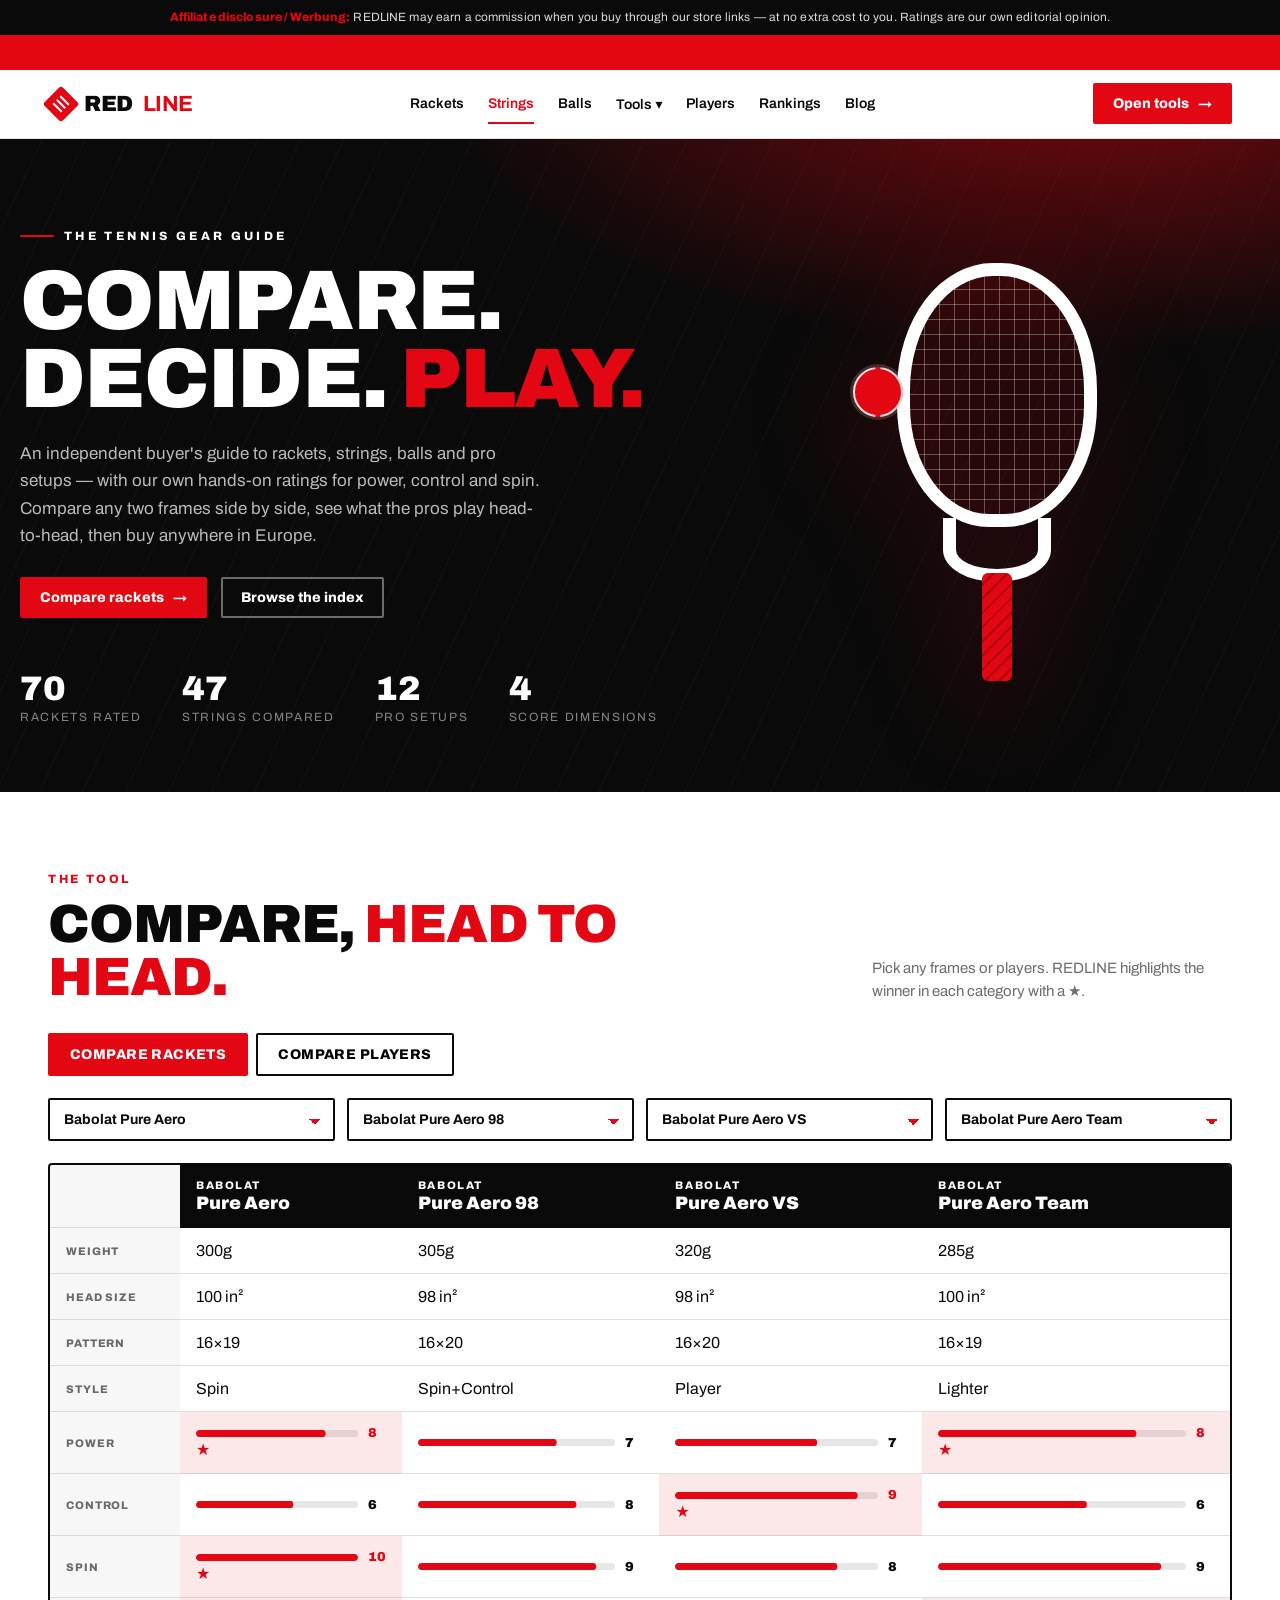
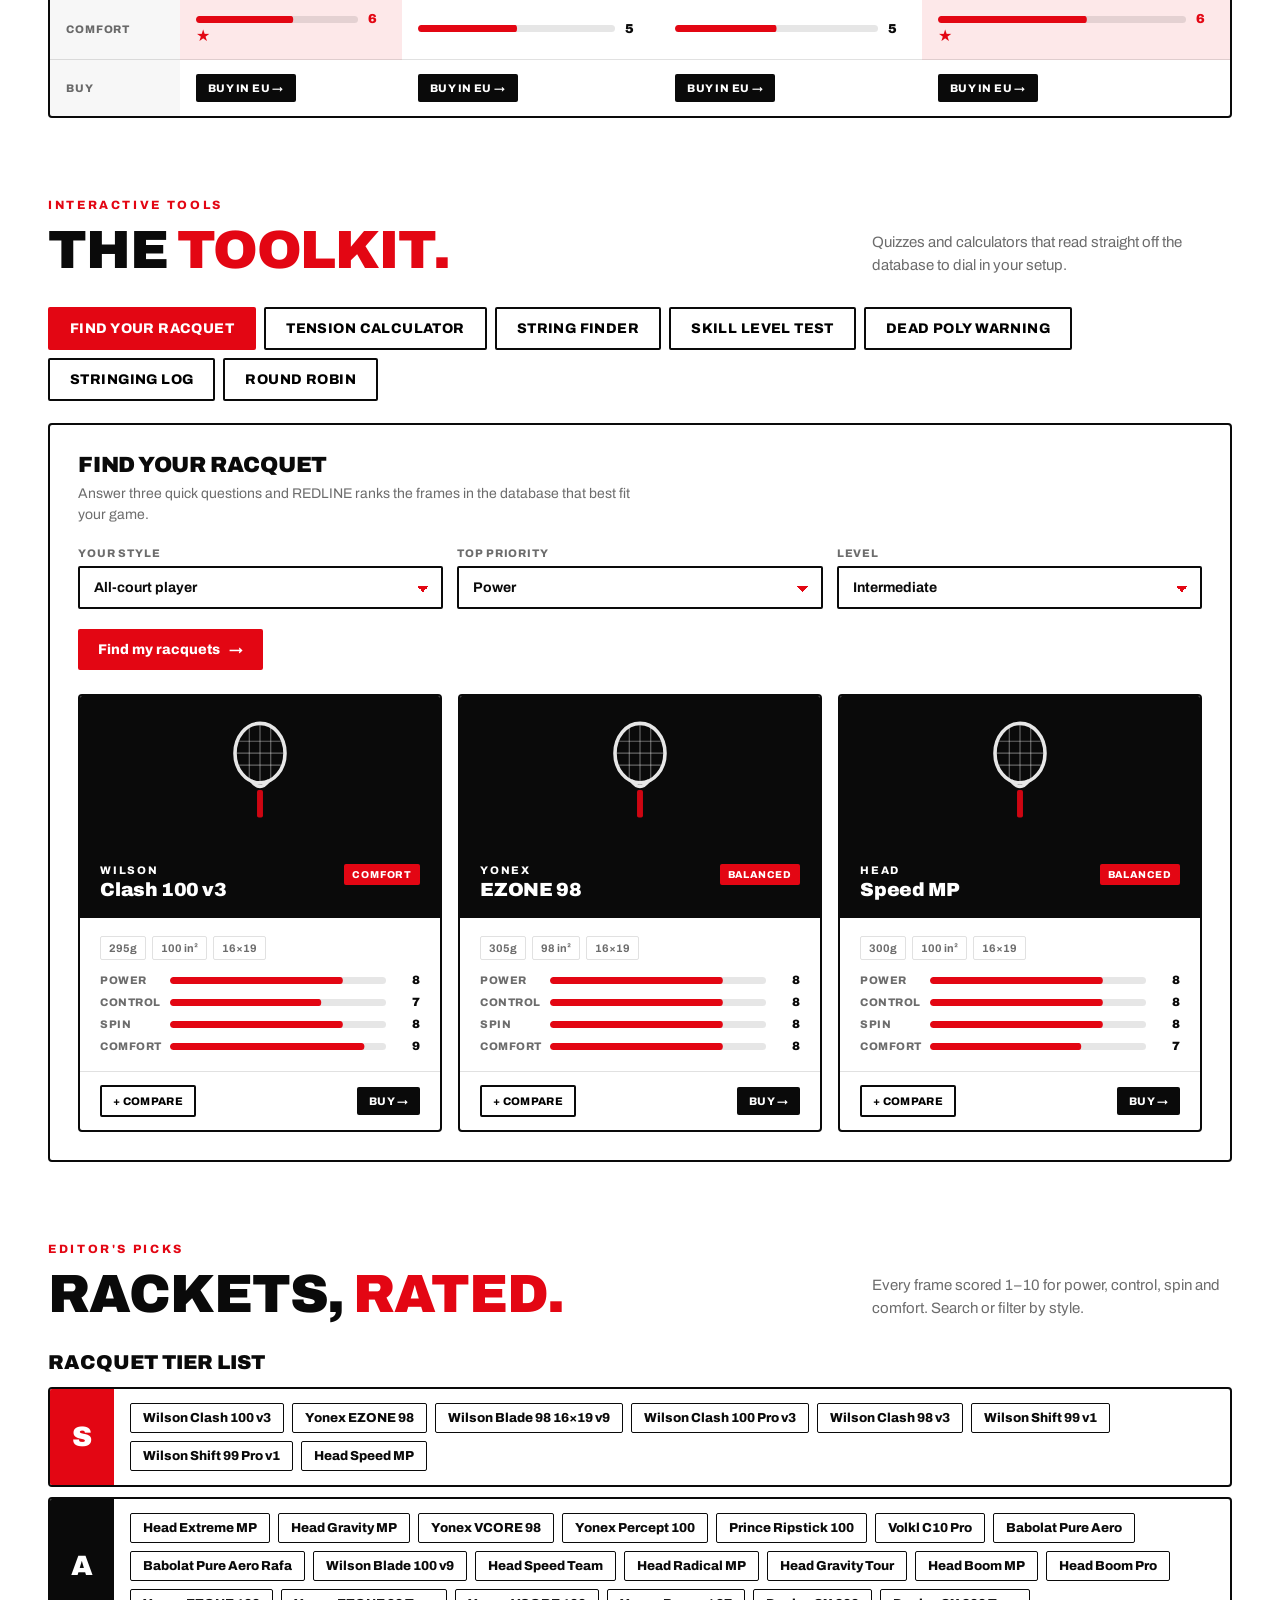
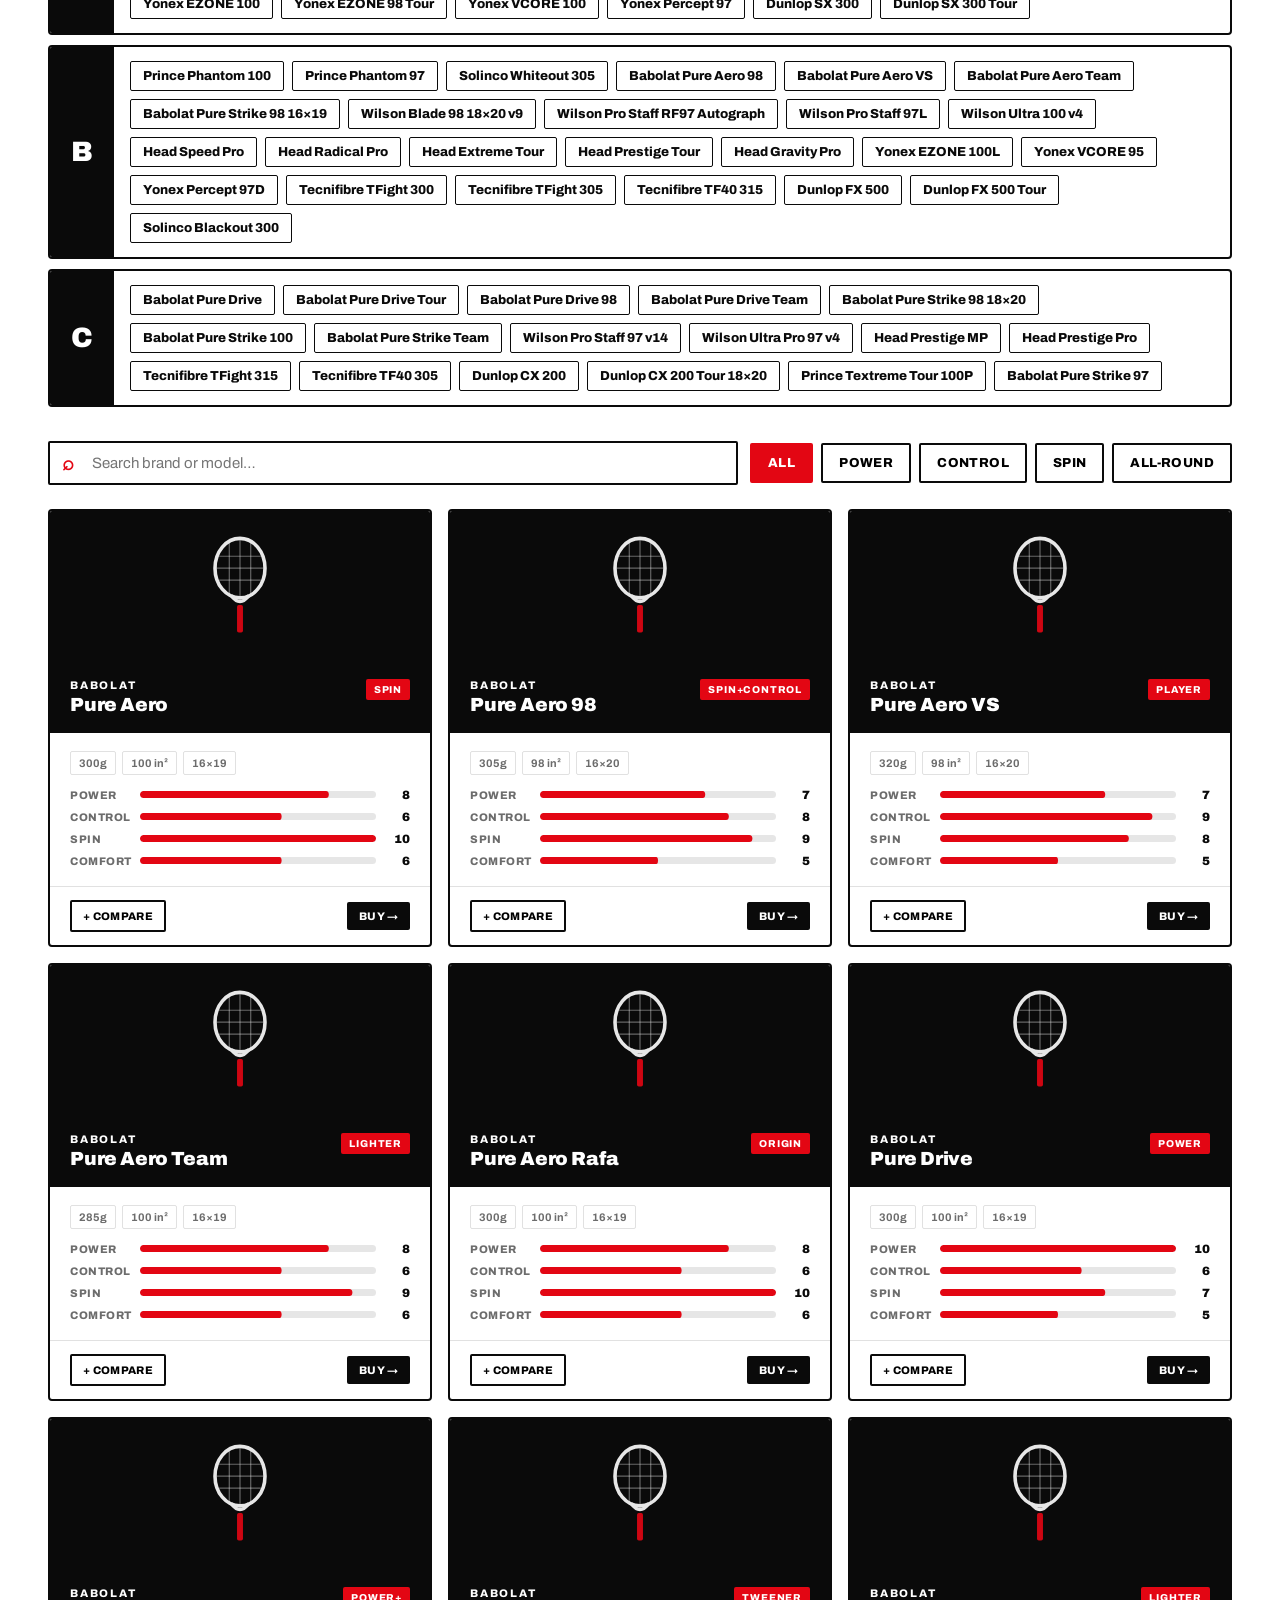
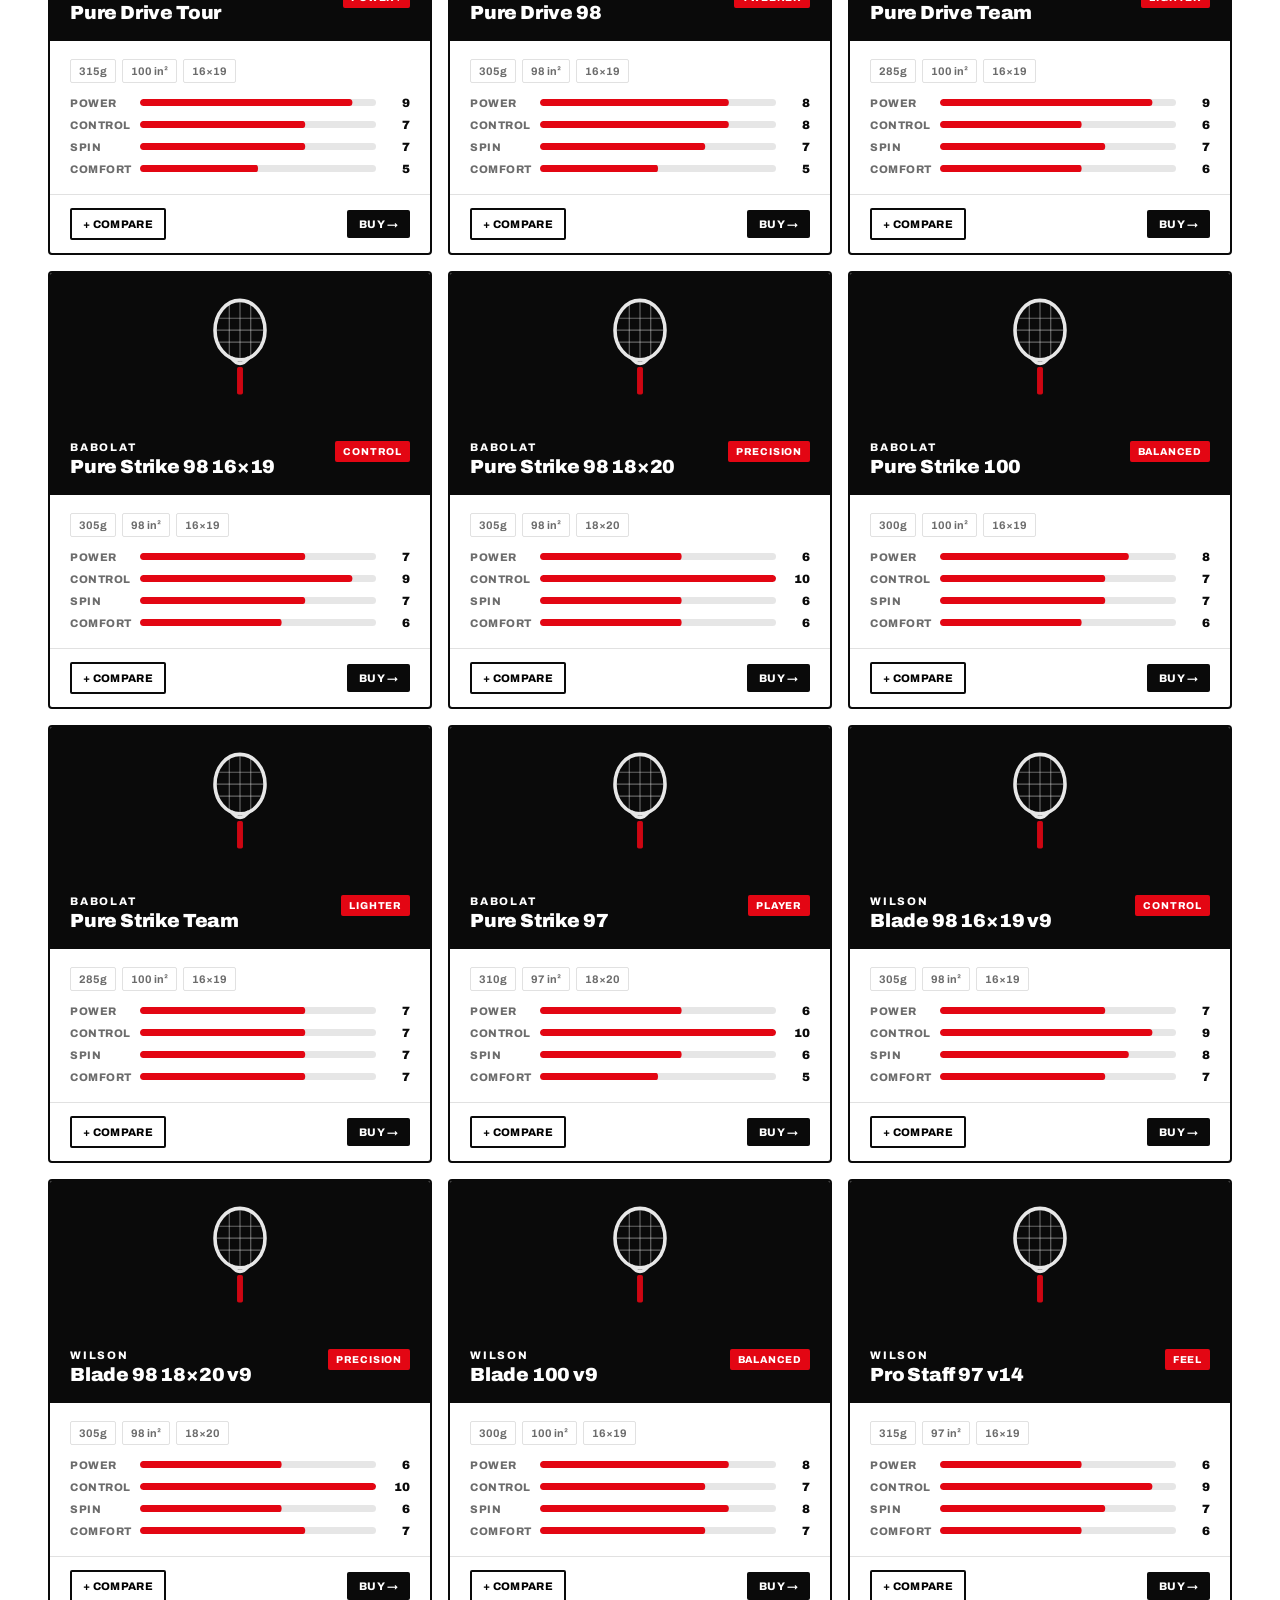
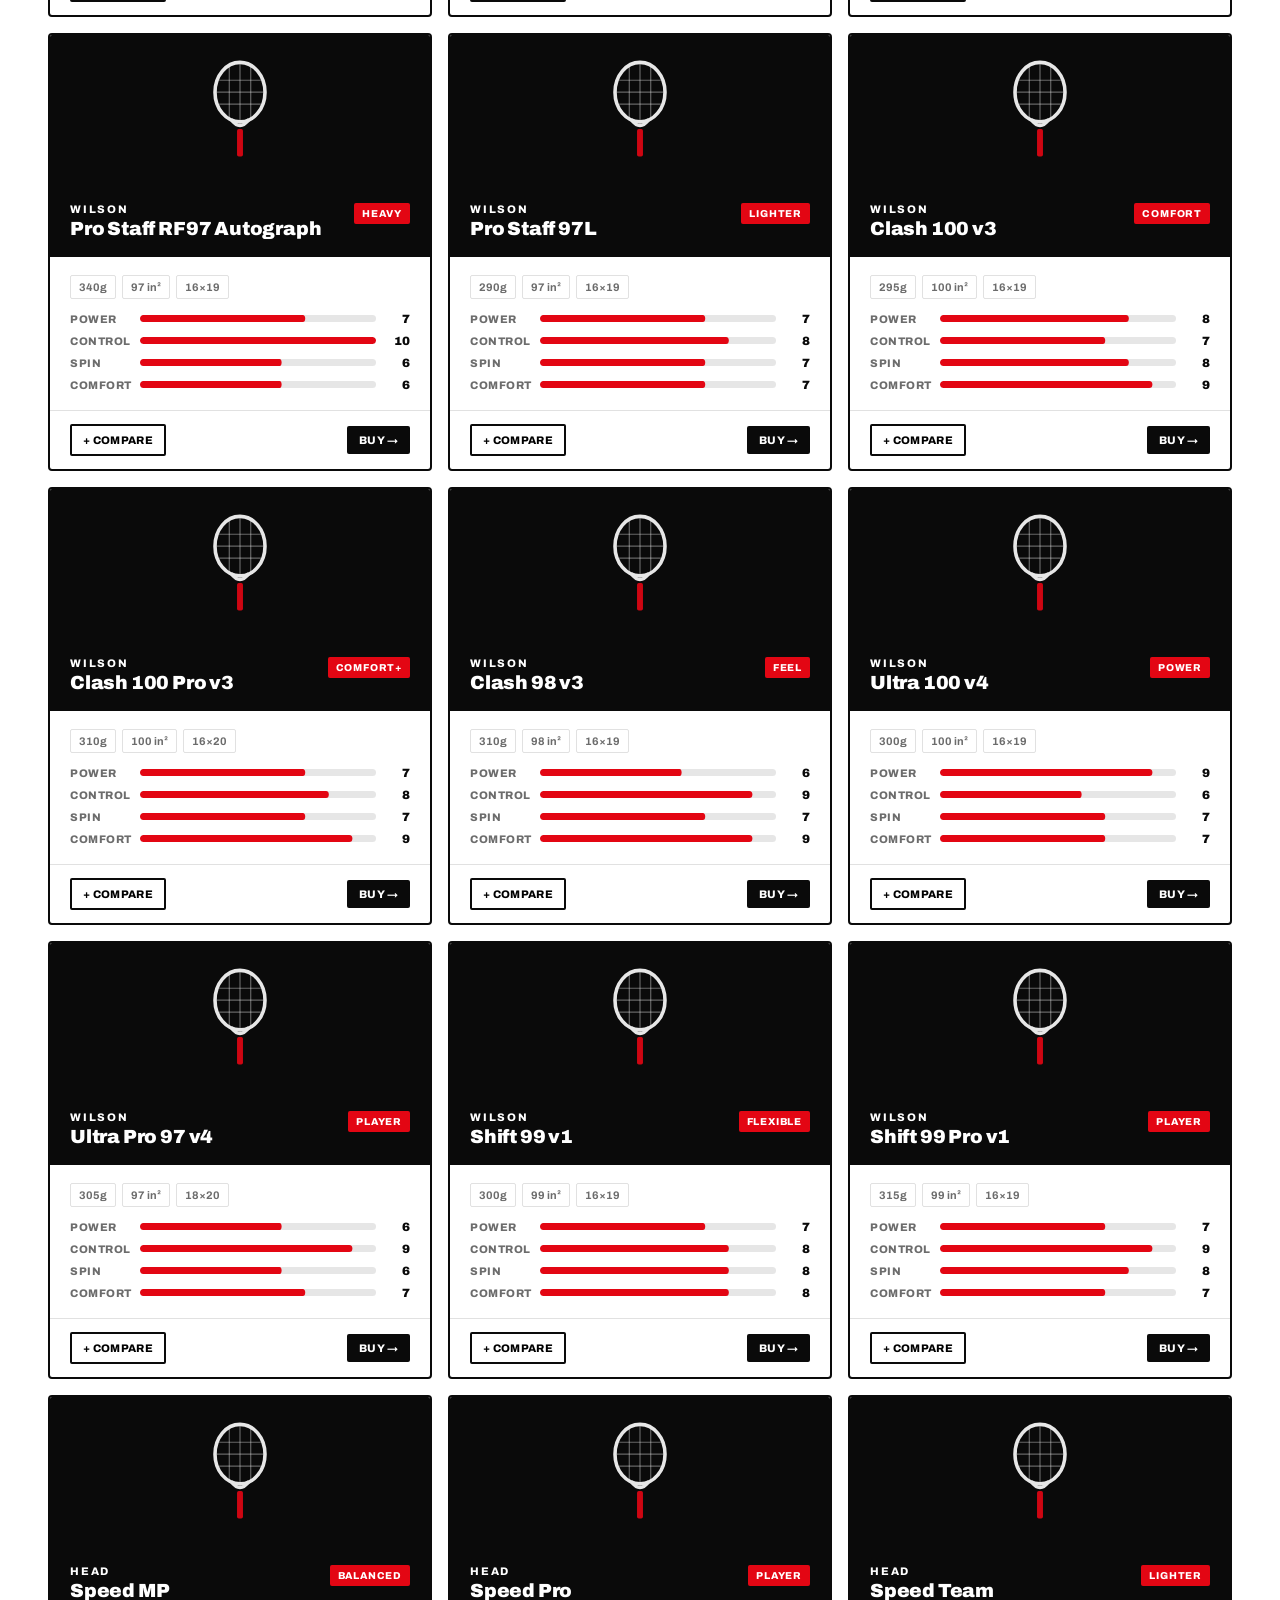
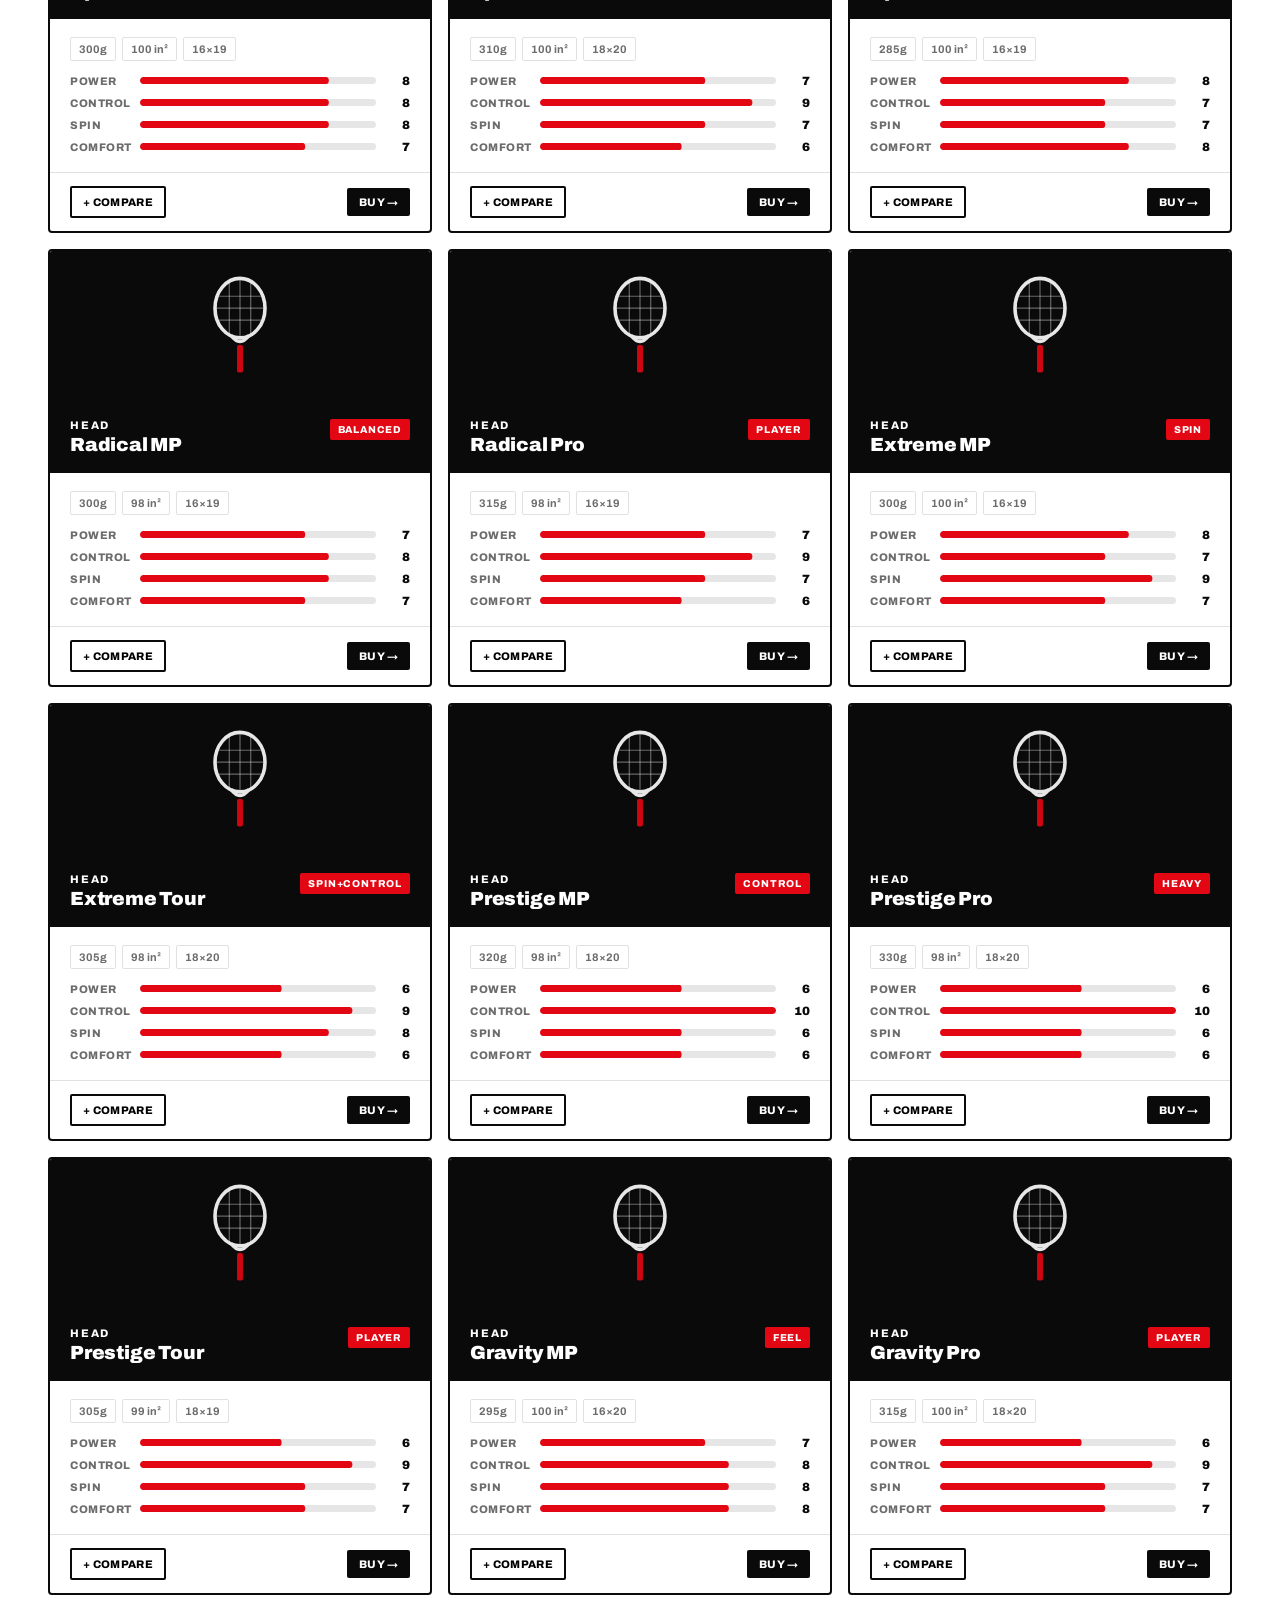
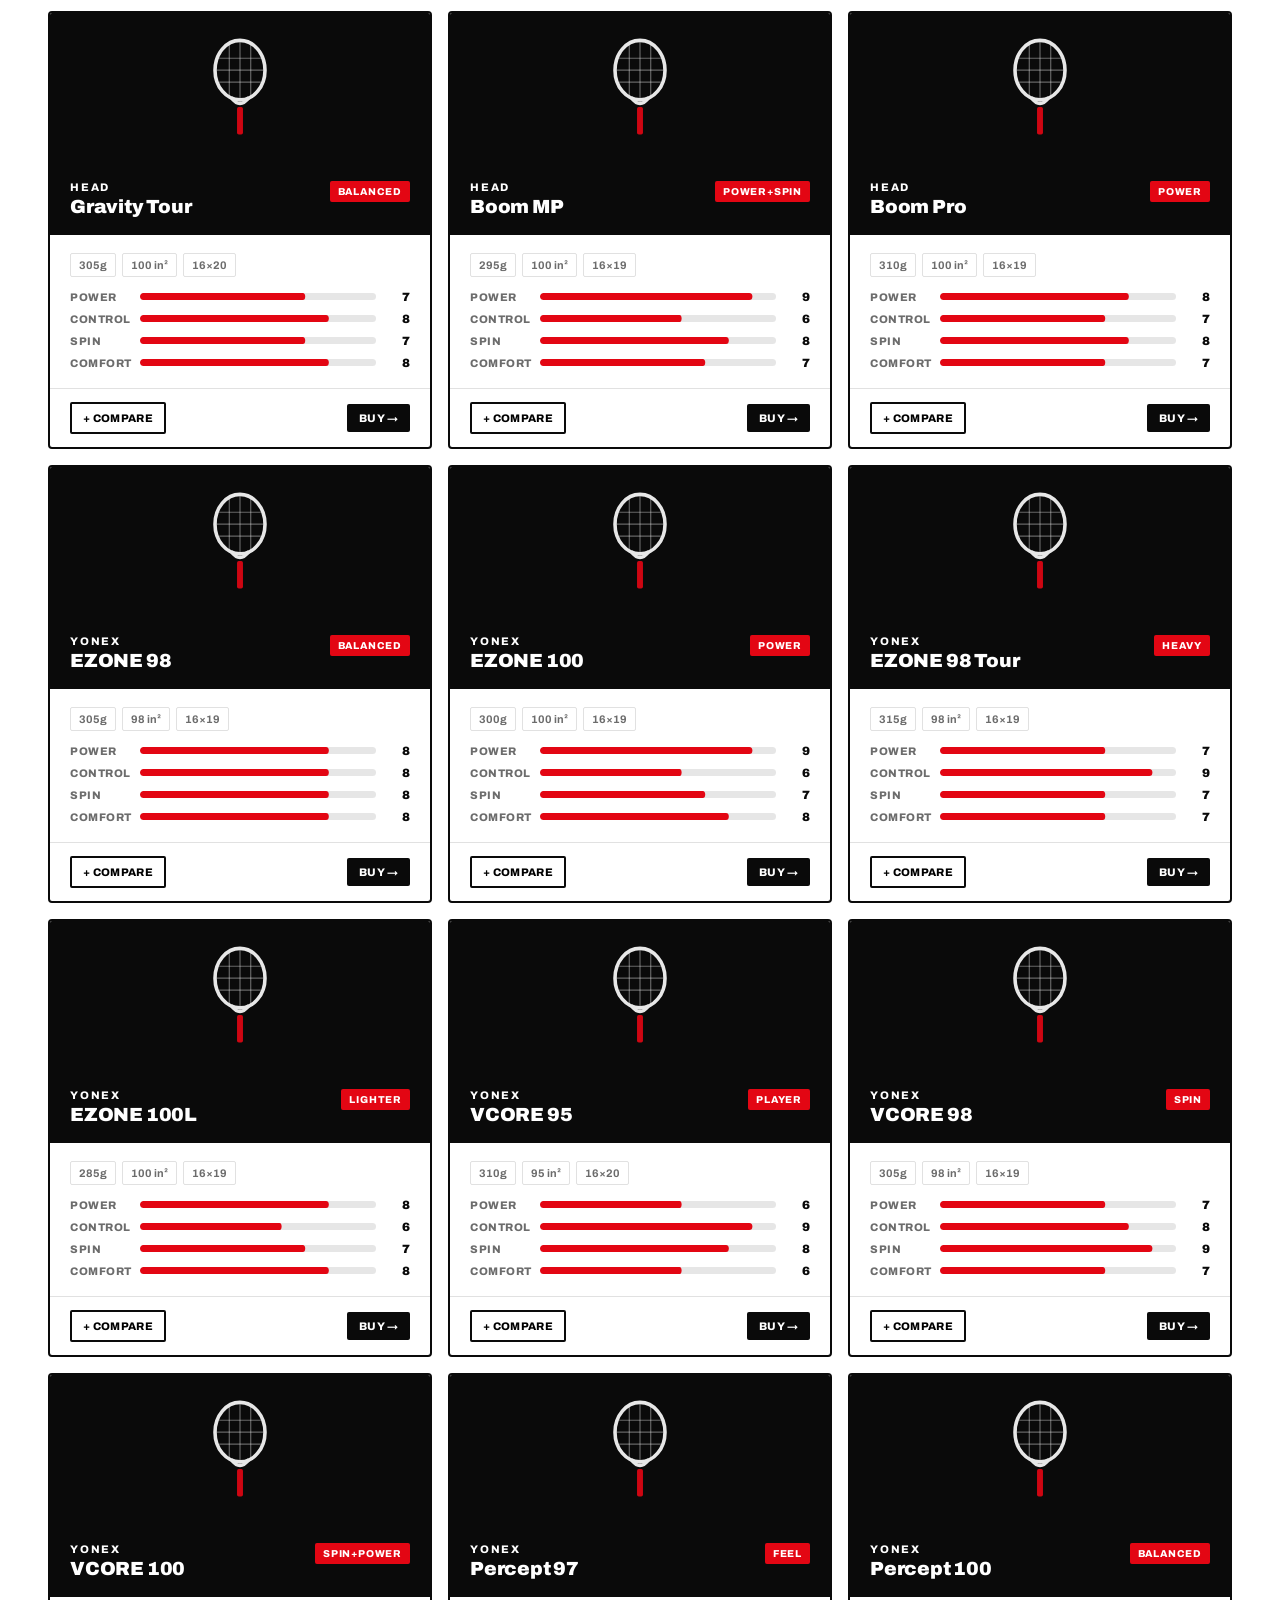
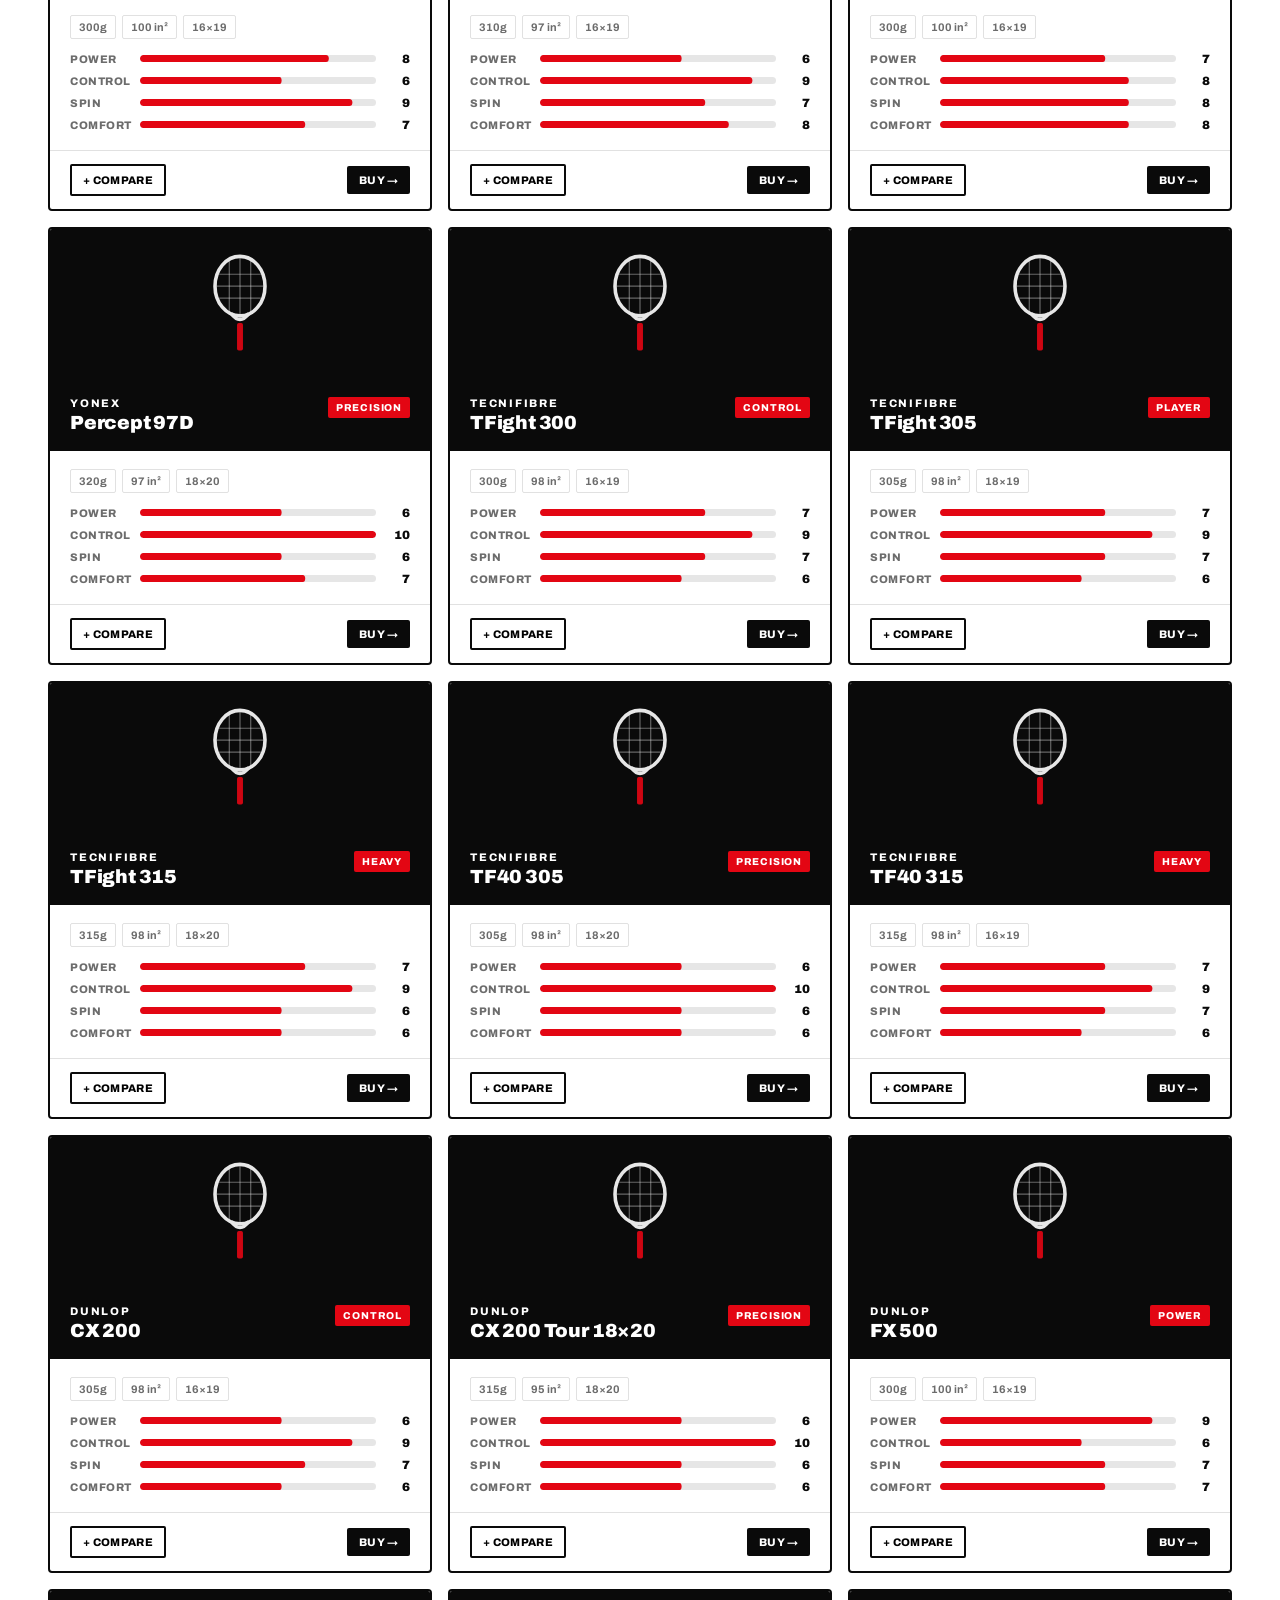
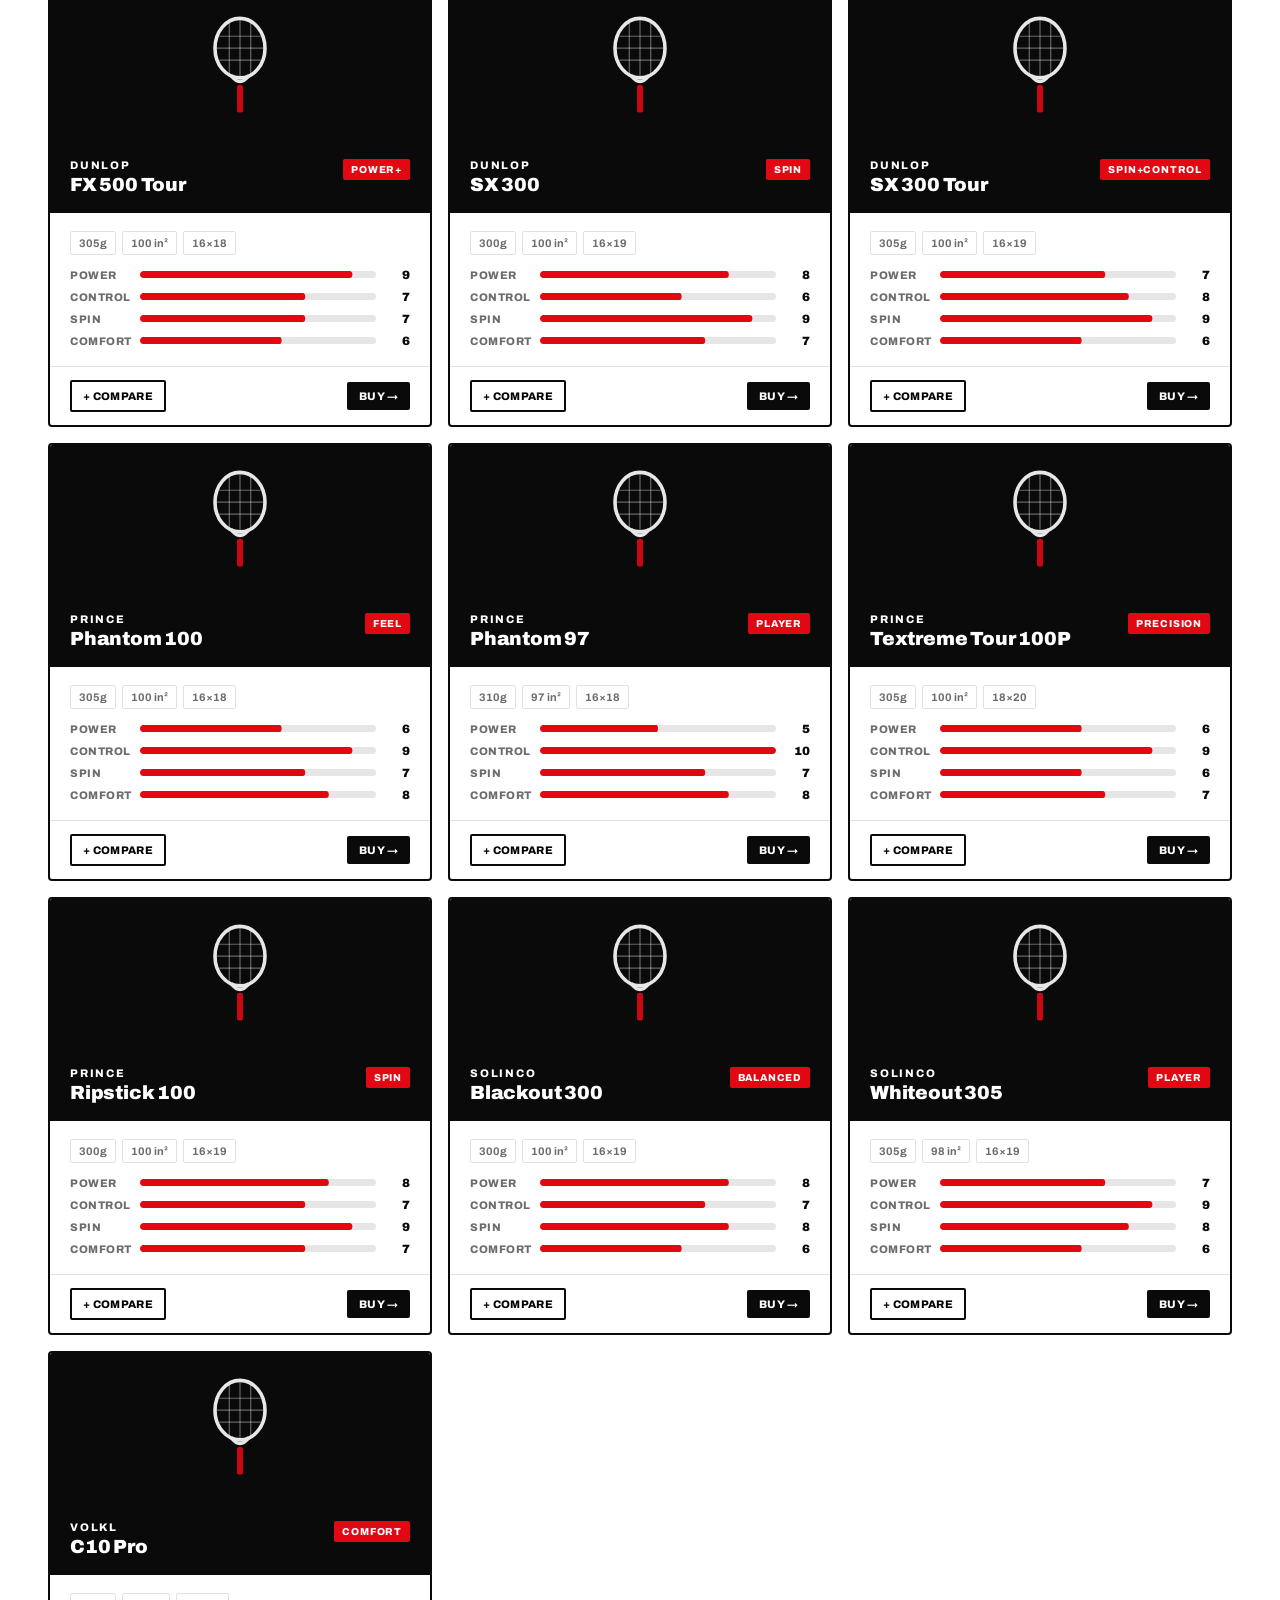
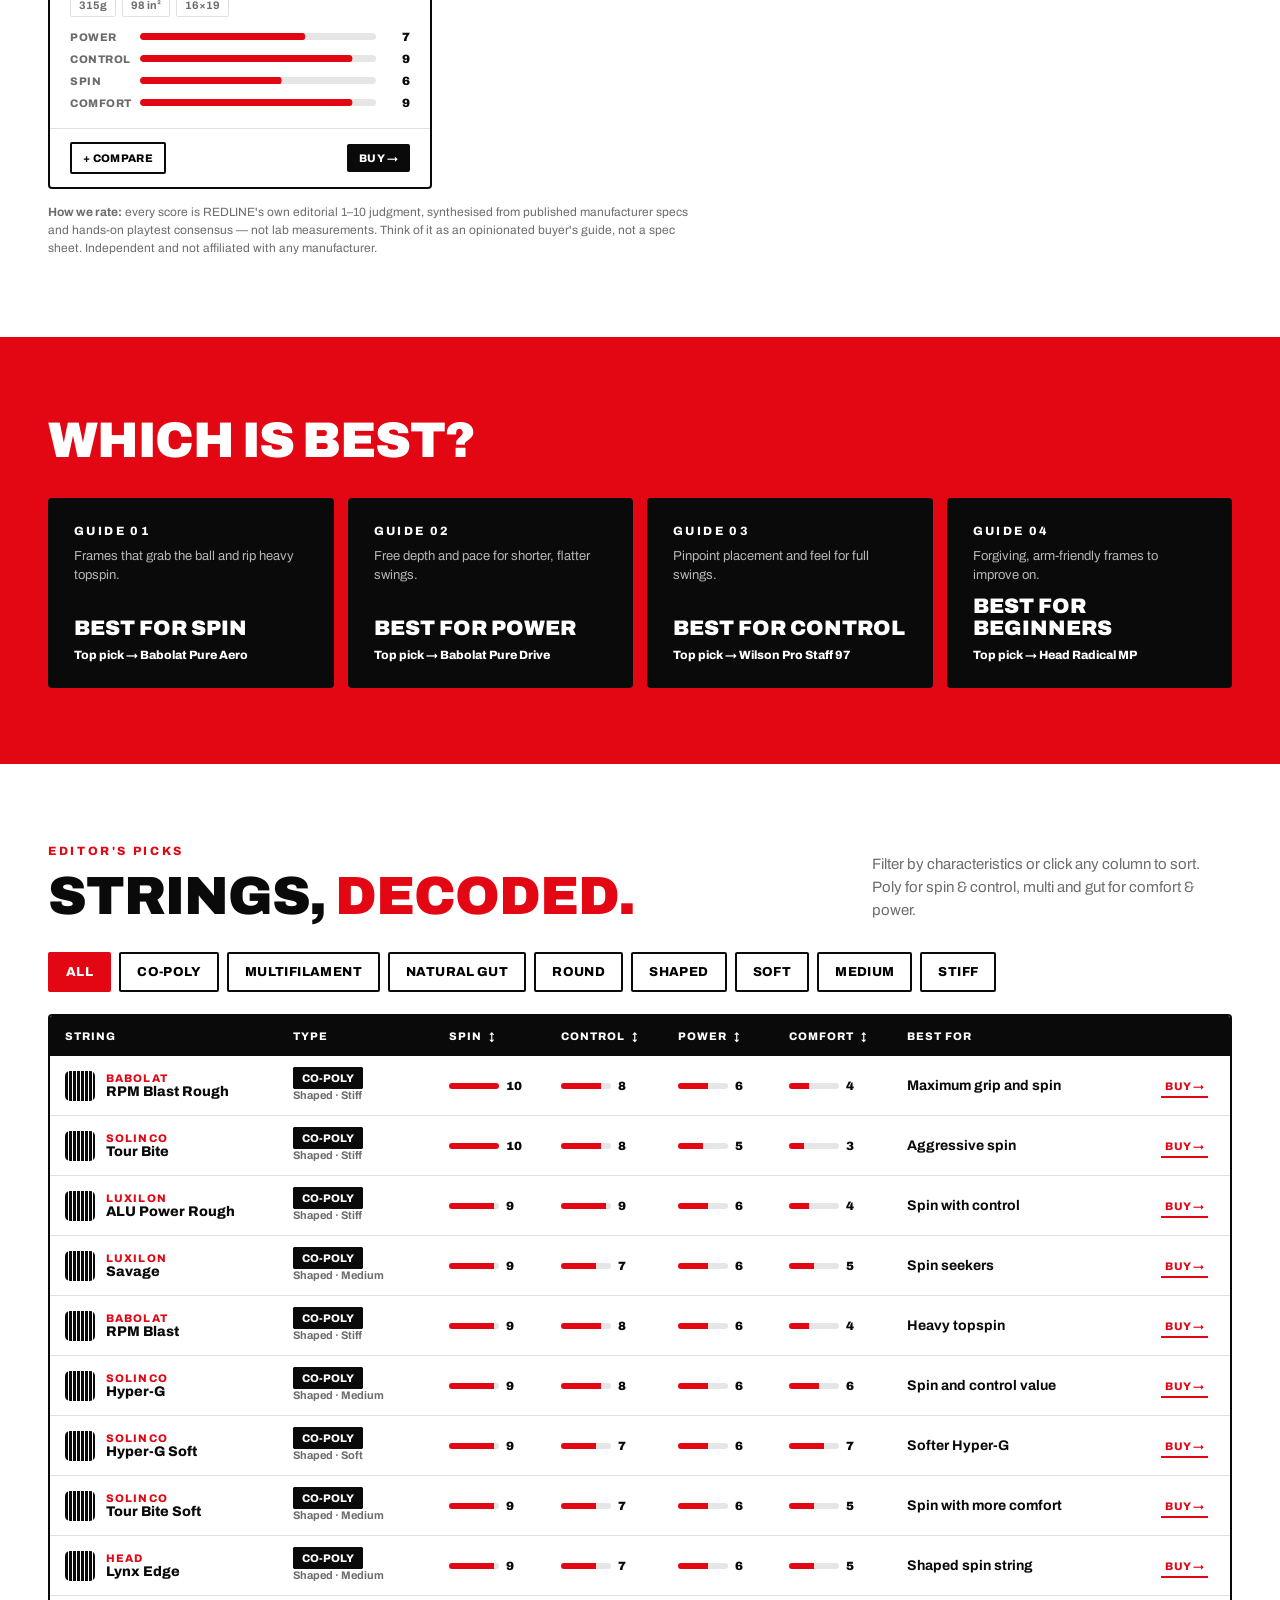
<file: index.html>
<!DOCTYPE html>
<html lang="en">
<head>
<meta charset="UTF-8" />
<meta name="viewport" content="width=device-width, initial-scale=1.0" />
<title>REDLINE — The tennis gear guide</title>
<meta name="description" content="REDLINE — the tennis gear guide. Compare rackets and players, search the database, and see power/control/spin ratings. Buy across Europe." />
<link rel="preconnect" href="https://fonts.googleapis.com" />
<link rel="preconnect" href="https://fonts.gstatic.com" crossorigin />
<link href="https://fonts.googleapis.com/css2?family=Archivo:wght@400;500;600;800;900&family=Archivo+Expanded:wght@800;900&display=swap" rel="stylesheet" />
<link rel="stylesheet" href="styles.css" />
</head>
<body>
<a href="#main" class="skip">Skip to content</a>

<div class="disclosure"><b>Affiliate disclosure / Werbung:</b> REDLINE may earn a commission when you buy through our store links — at no extra cost to you. Ratings are our own editorial opinion.</div>

<div class="ticker" aria-hidden="true"><span>
  <b>◆ COMPARE ANY RACKET</b> <b>◆ HEAD-TO-HEAD PRO SETUPS</b> <b>◆ POWER · CONTROL · SPIN SCORES</b> <b>◆ SEARCH THE DATABASE</b> <b>◆ INDEPENDENT REVIEWS</b> <b>◆ BUY ACROSS EUROPE</b>
  <b>◆ COMPARE ANY RACKET</b> <b>◆ HEAD-TO-HEAD PRO SETUPS</b> <b>◆ POWER · CONTROL · SPIN SCORES</b> <b>◆ SEARCH THE DATABASE</b> <b>◆ INDEPENDENT REVIEWS</b> <b>◆ BUY ACROSS EUROPE</b>
</span></div>

<header>
  <div class="wrap nav">
    <a href="#top" class="logo"><span class="mark"></span>RED<b>LINE</b></a>
    <nav class="links">
      <a href="#rackets">Rackets</a>
      <a href="#strings">Strings</a>
      <a href="#balls">Balls</a>
      <button class="megatrigger" id="megaBtn" type="button">Tools ▾</button>
      <a href="#players">Players</a>
      <a href="#rankings">Rankings</a>
      <a href="blog/index.html">Blog</a>
    </nav>
    <a class="btn btn-red" href="#tools">Open tools <span class="arw">→</span></a>
    <button class="burger" id="burgerBtn" type="button" aria-label="Open menu" aria-expanded="false" aria-controls="mega"><span></span><span></span><span></span></button>
  </div>
  <div class="mega" id="mega">
    <div class="wrap megagrid">
      <div class="mcol">
        <h6><span class="mi"></span> Tennis Racquets</h6>
        <a class="mlink" onclick="openTool('find')"><b>Find a Racquet</b><i>Answer a few questions, get frames that fit your game.</i></a>
        <a class="mlink" onclick="goCompare('rackets')"><b>Compare Racquets</b><i>Up to 4 side by side — specs and scores.</i></a>
        <a class="mlink" onclick="goSearch()"><b>Search All Racquets</b><i>Browse every frame by brand, spec or style.</i></a>
        <a class="mlink" onclick="goComfort()"><b>Racquet Comfort Score</b><i>See how arm-friendly a frame really is.</i></a>
        <a class="mlink" onclick="goto('#players')"><b>Pro Player Setups</b><i>What the tour actually plays.</i></a>
      </div>
      <div class="mcol">
        <h6><span class="mi"></span> Tennis Balls</h6>
        <a class="mlink" onclick="goto('#balls')"><b>Ball Tier List</b> <span class="nw">Ranked</span><i>Every ball ranked S to B tier.</i></a>
        <a class="mlink" onclick="goto('#balls')"><b>Search All Balls</b><i>Browse balls by surface and level.</i></a>
        <a class="mlink" onclick="goto('#balls')"><b>Find Tennis Balls</b><i>Match a ball to your court and level.</i></a>
      </div>
      <div class="mcol">
        <h6><span class="mi"></span> Tennis Strings</h6>
        <a class="mlink" onclick="openTool('string')"><b>Find Tennis Strings</b> <span class="nw">New</span><i>Slide once, get an instant recommendation.</i></a>
        <a class="mlink" onclick="goto('#strings')"><b>Compare &amp; Sort Strings</b><i>Rank the full table by spin, control or comfort.</i></a>
        <a class="mlink" onclick="goto('#strings')"><b>Search All Strings</b><i>Filter by type and characteristics.</i></a>
      </div>
      <div class="mcol">
        <h6><span class="mi"></span> Others</h6>
        <a class="mlink" onclick="openTool('tension')"><b>Perfect Tension Calculator</b> <span class="nw">Popular</span><i>One tension range dialled to how you play.</i></a>
        <a class="mlink" onclick="openTool('deadpoly')"><b>Dead Poly Warning</b><i>Know when your poly bed has gone dead.</i></a>
        <a class="mlink" onclick="openTool('skill')"><b>Skill Level Test</b><i>Estimate your real playing level in 4 taps.</i></a>
        <a class="mlink" onclick="openTool('log')"><b>Stringing Log</b><i>Track every restring and its age.</i></a>
        <a class="mlink" onclick="openTool('find')"><b>Beginner Setup Quest</b><i>Build a first racquet + string setup, no guessing.</i></a>
        <a class="mlink" onclick="openTool('rr')"><b>Round Robin Generator</b><i>Fair singles schedules — export to CSV.</i></a>
        <a class="mlink" onclick="goto('#rankings')"><b>ATP / WTA Rankings</b><i>Live-style tour standings.</i></a>
        <a class="mlink" onclick="goto('#guides')"><b>Buying Guides</b><i>Best for spin, power, control, beginners.</i></a>
      </div>
    </div>
  </div>
</header>
<a id="top"></a>

<main id="main">
<section class="hero" style="padding:0">
  <div class="wrap hero-inner">
    <div class="hcopy">
      <span class="kicker reveal in">The tennis gear guide</span>
      <h1 class="reveal in">Compare. Decide. <em>Play.</em></h1>
      <p class="reveal in">An independent buyer's guide to rackets, strings, balls and pro setups — with our own hands-on ratings for power, control and spin. Compare any two frames side by side, see what the pros play head-to-head, then buy anywhere in Europe.</p>
      <div class="hero-cta reveal in">
        <a class="btn btn-red" href="#compare">Compare rackets <span class="arw">→</span></a>
        <a class="btn btn-ghost" href="#rackets">Browse the index</a>
      </div>
      <div class="hstats reveal in">
        <div class="s"><b id="statR">0</b><span>Rackets rated</span></div>
        <div class="s"><b id="statS">0</b><span>Strings compared</span></div>
        <div class="s"><b id="statP">0</b><span>Pro setups</span></div>
        <div class="s"><b>4</b><span>Score dimensions</span></div>
      </div>
    </div>
    <div class="racq reveal in" aria-hidden="true">
      <div class="rhead"></div><div class="rsv"></div><div class="rsh"></div><div class="rthroat"></div><div class="rhandle"></div><div class="rball"></div>
    </div>
  </div>
</section>

<!-- COMPARE TOOL -->
<section id="compare">
  <div class="wrap">
    <div class="shead reveal">
      <div class="lft"><span class="eyebrow">The tool</span><h2>Compare, <em>head to head.</em></h2></div>
      <p class="sub">Pick any frames or players. REDLINE highlights the winner in each category with a ★.</p>
    </div>
    <div class="cmp-tabs reveal">
      <button class="cmp-tab on" data-t="rackets" onclick="switchCmp('rackets')">Compare rackets</button>
      <button class="cmp-tab" data-t="players" onclick="switchCmp('players')">Compare players</button>
    </div>

    <div id="cmpRackets">
      <div class="cmp-pick">
        <select class="sel" id="cr0" aria-label="Compare racket slot 1"></select>
        <select class="sel" id="cr1" aria-label="Compare racket slot 2"></select>
        <select class="sel" id="cr2" aria-label="Compare racket slot 3"></select>
        <select class="sel" id="cr3" aria-label="Compare racket slot 4"></select>
      </div>
      <div class="cmptbl reveal"><table id="crTable"></table></div>
    </div>

    <div id="cmpPlayers" style="display:none">
      <div class="cmp-pick">
        <select class="sel" id="cp0" aria-label="Compare player slot 1"></select>
        <select class="sel" id="cp1" aria-label="Compare player slot 2"></select>
      </div>
      <div id="h2h" class="reveal"></div>
    </div>
  </div>
</section>

<!-- TOOLS -->
<section id="tools" style="padding-top:0">
  <div class="wrap">
    <div class="shead reveal">
      <div class="lft"><span class="eyebrow">Interactive tools</span><h2>The <em>toolkit.</em></h2></div>
      <p class="sub">Quizzes and calculators that read straight off the database to dial in your setup.</p>
    </div>
    <div class="cmp-tabs reveal" id="toolTabs" style="flex-wrap:wrap">
      <button class="cmp-tab on" data-tool="find" onclick="openTool('find')">Find your racquet</button>
      <button class="cmp-tab" data-tool="tension" onclick="openTool('tension')">Tension calculator</button>
      <button class="cmp-tab" data-tool="string" onclick="openTool('string')">String finder</button>
      <button class="cmp-tab" data-tool="skill" onclick="openTool('skill')">Skill level test</button>
      <button class="cmp-tab" data-tool="deadpoly" onclick="openTool('deadpoly')">Dead poly warning</button>
      <button class="cmp-tab" data-tool="log" onclick="openTool('log')">Stringing log</button>
      <button class="cmp-tab" data-tool="rr" onclick="openTool('rr')">Round robin</button>
    </div>
    <div class="toolbox reveal">
      <!-- FIND -->
      <div class="tool" id="tool-find">
        <h3>Find your racquet</h3>
        <p class="thint">Answer three quick questions and REDLINE ranks the frames in the database that best fit your game.</p>
        <div class="qgrid">
          <div class="qfield"><label>Your style</label><select class="sel" id="f_style">
            <option value="power">Aggressive baseliner</option><option value="allround" selected>All-court player</option>
            <option value="control">Control &amp; touch</option><option value="spin">Heavy topspin</option></select></div>
          <div class="qfield"><label>Top priority</label><select class="sel" id="f_prio">
            <option value="power">Power</option><option value="control">Control</option>
            <option value="spin">Spin</option><option value="comfort">Comfort</option></select></div>
          <div class="qfield"><label>Level</label><select class="sel" id="f_level">
            <option value="beg">Beginner</option><option value="int" selected>Intermediate</option><option value="adv">Advanced</option></select></div>
        </div>
        <button class="btn btn-red" onclick="runFind()">Find my racquets <span class="arw">→</span></button>
        <div class="grid" id="findResults" style="margin-top:24px"></div>
      </div>
      <!-- TENSION -->
      <div class="tool" id="tool-tension" style="display:none">
        <h3>Perfect tension calculator</h3>
        <p class="thint">A starting string tension tuned to your string type, swing and what you want more of. Adjust ±1 kg to taste.</p>
        <div class="qgrid">
          <div class="qfield"><label>String type</label><select class="sel" id="t_type">
            <option value="poly">Co-poly</option><option value="multi">Multifilament</option><option value="gut">Natural gut</option></select></div>
          <div class="qfield"><label>Swing style</label><select class="sel" id="t_swing">
            <option value="full">Full, fast swing</option><option value="compact">Compact / shorter swing</option></select></div>
          <div class="qfield"><label>You want more</label><select class="sel" id="t_goal">
            <option value="control">Control</option><option value="power">Power</option></select></div>
        </div>
        <button class="btn btn-red" onclick="runTension()">Calculate tension <span class="arw">→</span></button>
        <div class="tout" id="tensionOut"></div>
      </div>
      <!-- STRING FINDER -->
      <div class="tool" id="tool-string" style="display:none">
        <h3>String finder</h3>
        <p class="thint">Slide toward what matters most to you and REDLINE recommends the closest match from the string database.</p>
        <input type="range" class="rng" id="sf_range" min="0" max="100" value="50" aria-label="Spin to comfort priority" />
        <div class="rnglabels"><span>◀ Max spin &amp; control</span><span>Max comfort &amp; power ▶</span></div>
        <div class="sfnow">You're prioritising: <b id="sfNow">Balanced</b></div>
        <button class="btn btn-red" onclick="runString()">Recommend a string <span class="arw">→</span></button>
        <div class="sfcard" id="stringOut"></div>
      </div>
      <!-- SKILL TEST -->
      <div class="tool" id="tool-skill" style="display:none">
        <h3>Skill level test</h3>
        <p class="thint">Four quick questions to estimate your NTRP-style level and the kind of frame that suits it.</p>
        <div class="qz" id="skillQuiz"></div>
        <button class="btn btn-red" onclick="runSkill()">See my level <span class="arw">→</span></button>
        <div class="lvlout" id="skillOut"></div>
      </div>
      <!-- ROUND ROBIN -->
      <div class="tool" id="tool-rr" style="display:none">
        <h3>Round robin generator</h3>
        <p class="thint">Enter player names (one per line). REDLINE builds a fair single round-robin where everyone plays everyone once.</p>
        <label for="rrNames" class="sr-only">Player names, one per line</label>
        <textarea id="rrNames" rows="6" placeholder="Rafael&#10;Novak&#10;Carlos&#10;Jannik&#10;Coco&#10;Iga" aria-label="Player names, one per line"></textarea>
        <div class="rrbtns">
          <button class="btn btn-red" onclick="runRR()">Generate schedule <span class="arw">→</span></button>
          <button class="btn btn-ghost" onclick="downloadRR()">Download CSV</button>
        </div>
        <div class="rrout" id="rrOut"></div>
      </div>
      <!-- DEAD POLY -->
      <div class="tool" id="tool-deadpoly" style="display:none">
        <h3>Dead poly warning</h3>
        <p class="thint">Co-poly strings lose their snap-back and go “dead” long before they break. Tell us your usage and REDLINE estimates whether it's time to restring.</p>
        <div class="qgrid">
          <div class="qfield"><label>Hours played since restring</label><select class="sel" id="dp_hours">
            <option value="5">Under 5 hours</option><option value="10" selected>5–10 hours</option>
            <option value="18">10–20 hours</option><option value="28">20–30 hours</option><option value="40">30+ hours</option></select></div>
          <div class="qfield"><label>Your game</label><select class="sel" id="dp_game">
            <option value="1.3">Heavy topspin / big hitter</option><option value="1" selected>All-court / medium pace</option><option value="0.75">Casual / flatter</option></select></div>
          <div class="qfield"><label>Poly stiffness</label><select class="sel" id="dp_stiff">
            <option value="1.25">Stiff (full poly)</option><option value="1" selected>Medium</option><option value="0.85">Soft / co-poly</option></select></div>
        </div>
        <button class="btn btn-red" onclick="runDeadPoly()">Check my strings <span class="arw">→</span></button>
        <div class="tout" id="deadOut"></div>
      </div>
      <!-- STRINGING LOG -->
      <div class="tool" id="tool-log" style="display:none">
        <h3>Stringing log</h3>
        <p class="thint">Track every restring so you know exactly how old your current bed is. Saved in your browser only.</p>
        <div class="qgrid" style="grid-template-columns:repeat(4,1fr)">
          <div class="qfield"><label>Date</label><input class="sel" type="date" id="lg_date" style="appearance:auto;background-image:none;padding-right:14px"></div>
          <div class="qfield"><label>Racquet</label><input class="sel" type="text" id="lg_racquet" placeholder="e.g. Pure Aero" style="background-image:none;padding-right:14px"></div>
          <div class="qfield"><label>String</label><input class="sel" type="text" id="lg_string" placeholder="e.g. RPM Blast" style="background-image:none;padding-right:14px"></div>
          <div class="qfield"><label>Tension (kg)</label><input class="sel" type="text" id="lg_tension" placeholder="e.g. 24" style="background-image:none;padding-right:14px"></div>
        </div>
        <button class="btn btn-red" onclick="addLog()">Add entry <span class="arw">→</span></button>
        <div class="tblwrap" id="logWrap" style="margin-top:22px;display:none">
          <table class="data"><thead><tr><th>Date</th><th>Racquet</th><th>String</th><th>Tension</th><th>Age</th><th></th></tr></thead><tbody id="logBody"></tbody></table>
        </div>
      </div>
    </div>
  </div>
</section>

<!-- RACKET DATABASE -->
<section id="rackets" style="padding-top:0">
  <div class="wrap">
    <div class="shead reveal">
      <div class="lft"><span class="eyebrow">Editor's picks</span><h2>Rackets, <em>rated.</em></h2></div>
      <p class="sub">Every frame scored 1–10 for power, control, spin and comfort. Search or filter by style.</p>
    </div>
    <h3 style="font-family:'Archivo Expanded','Archivo',sans-serif;font-weight:900;text-transform:uppercase;font-size:20px;margin-bottom:14px" class="reveal">Racquet tier list</h3>
    <div class="tiers reveal" id="racketTiers"></div>
    <div class="controls reveal">
      <div class="search"><input id="rSearch" type="text" placeholder="Search brand or model…" aria-label="Search rackets" /></div>
      <div class="chips" id="chips">
        <button class="chip on" data-f="all">All</button>
        <button class="chip" data-f="power">Power</button>
        <button class="chip" data-f="control">Control</button>
        <button class="chip" data-f="spin">Spin</button>
        <button class="chip" data-f="allround">All-round</button>
      </div>
    </div>
    <div class="grid" id="racketGrid"></div>
    <p class="disc"><strong>How we rate:</strong> every score is REDLINE's own editorial 1–10 judgment, synthesised from published manufacturer specs and hands-on playtest consensus — not lab measurements. Think of it as an opinionated buyer's guide, not a spec sheet. Independent and not affiliated with any manufacturer.</p>
  </div>
</section>

<section class="band" style="padding:0" id="guides">
  <div class="wrap">
    <h2 class="reveal in">Which is best?</h2>
    <div class="guides">
      <a class="guide reveal in" href="#rackets" onclick="setFilter('spin')"><span class="g-no">GUIDE 01</span><p>Frames that grab the ball and rip heavy topspin.</p><h3>Best for spin</h3><span class="pick">Top pick → Babolat Pure Aero</span></a>
      <a class="guide reveal in" href="#rackets" onclick="setFilter('power')"><span class="g-no">GUIDE 02</span><p>Free depth and pace for shorter, flatter swings.</p><h3>Best for power</h3><span class="pick">Top pick → Babolat Pure Drive</span></a>
      <a class="guide reveal in" href="#rackets" onclick="setFilter('control')"><span class="g-no">GUIDE 03</span><p>Pinpoint placement and feel for full swings.</p><h3>Best for control</h3><span class="pick">Top pick → Wilson Pro Staff 97</span></a>
      <a class="guide reveal in" href="#rackets" onclick="setFilter('allround')"><span class="g-no">GUIDE 04</span><p>Forgiving, arm-friendly frames to improve on.</p><h3>Best for beginners</h3><span class="pick">Top pick → Head Radical MP</span></a>
    </div>
  </div>
</section>

<section id="strings">
  <div class="wrap">
    <div class="shead reveal">
      <div class="lft"><span class="eyebrow">Editor's picks</span><h2>Strings, <em>decoded.</em></h2></div>
      <p class="sub">Filter by characteristics or click any column to sort. Poly for spin &amp; control, multi and gut for comfort &amp; power.</p>
    </div>
    <div class="chips reveal" id="strChips" style="margin-bottom:22px">
      <button class="chip on" data-sf="all">All</button>
      <button class="chip" data-sf="poly">Co-poly</button>
      <button class="chip" data-sf="multi">Multifilament</button>
      <button class="chip" data-sf="gut">Natural gut</button>
      <button class="chip" data-sf="Round">Round</button>
      <button class="chip" data-sf="Shaped">Shaped</button>
      <button class="chip" data-sf="Soft">Soft</button>
      <button class="chip" data-sf="Medium">Medium</button>
      <button class="chip" data-sf="Stiff">Stiff</button>
    </div>
    <div class="tblwrap reveal">
      <table class="data" id="stringTbl">
        <thead><tr>
          <th data-k="name">String</th><th data-k="type">Type</th>
          <th data-k="spin">Spin <span class="sar">↕</span></th><th data-k="control">Control <span class="sar">↕</span></th>
          <th data-k="power">Power <span class="sar">↕</span></th><th data-k="comfort">Comfort <span class="sar">↕</span></th>
          <th data-k="best">Best for</th><th></th>
        </tr></thead>
        <tbody id="stringBody"></tbody>
      </table>
    </div>
    <p class="disc">Scores are REDLINE's own indicative 1–10 ratings from published specs and general playtest consensus; specs are representative and vary by generation. Not affiliated with any manufacturer.</p>
  </div>
</section>

<section id="balls" style="padding-top:0">
  <div class="wrap">
    <div class="shead reveal">
      <div class="lft"><span class="eyebrow">Editor's picks</span><h2>Balls <em>&amp; bounce.</em></h2></div>
      <p class="sub">Pressurised balls by surface and level — each changes speed, bounce and durability.</p>
    </div>
    <div class="tiers reveal" id="ballTiers"></div>
    <div class="balls" id="ballGrid"></div>
  </div>
</section>

<section id="players" style="padding-top:0">
  <div class="wrap">
    <div class="shead reveal">
      <div class="lft"><span class="eyebrow">Pro setups</span><h2>What the <em>pros</em> play.</h2></div>
      <p class="sub">The gear behind the top of the game. Tap “Compare players” above for head-to-head.</p>
    </div>
    <div class="players" id="playerGrid"></div>
    <p class="disc">Pro equipment based on publicly reported endorsements; many pros use custom “pro stock” frames painted to resemble retail models.</p>
  </div>
</section>

<!-- RANKINGS -->
<section id="rankings" style="padding-top:0">
  <div class="wrap">
    <div class="shead reveal">
      <div class="lft"><span class="eyebrow">Live-style standings</span><h2>ATP &amp; WTA <em>rankings.</em></h2></div>
      <p class="sub">The top of both tours at a glance, with weekly movement. Switch tours below.</p>
    </div>
    <div class="cmp-tabs reveal">
      <button class="cmp-tab on" data-rk="ATP" onclick="showRank('ATP')">ATP — Men</button>
      <button class="cmp-tab" data-rk="WTA" onclick="showRank('WTA')">WTA — Women</button>
    </div>
    <div class="tblwrap reveal">
      <table class="data"><thead><tr><th>#</th><th>Player</th><th>Country</th><th>Points</th><th>Move</th></tr></thead><tbody id="rankBody"></tbody></table>
    </div>
    <p class="disc">Representative snapshot for illustration — pro rankings change every week. Swap in a live feed and this table updates automatically.</p>
  </div>
</section>

<section class="news">
  <div class="wrap"><div class="reveal in">
    <h2>The gear <em>brief.</em></h2>
    <p>New ratings, string reviews and pro setup breakdowns. No spam, just tennis.</p>
    <form class="nform" id="newsForm">
      <label for="newsEmail" class="sr-only">Email address</label>
      <input type="email" id="newsEmail" placeholder="your@email.com" required />
      <button class="btn btn-red" type="submit">Subscribe <span class="arw">→</span></button>
    </form>
    <p id="newsMsg" aria-live="polite" style="font-size:13px;color:rgba(255,255,255,.7);margin-top:14px;min-height:18px"></p>
  </div></div>
</section>

<!-- BLOG TEASER -->
<section id="blog" style="padding-top:0">
  <div class="wrap">
    <div class="shead reveal">
      <div class="lft"><span class="eyebrow">The blog</span><h2>From the <em>blog.</em></h2></div>
      <p class="sub">Opinionated gear writing from the people who rate the gear.</p>
    </div>
    <div class="bloglist">
      <a class="postcard reveal" href="blog/wilson-defyer-worth-the-hype.html">
        <div class="pcimg"><span class="pcmark"></span></div>
        <div class="pcbody"><span class="pctag">Wilson Defyer</span><h3>The Wilson Defyer: All the Hype, or Real?</h3><p>This season's most-hyped frame, run through the honest test — is it a genuine upgrade, or a paint job and a marketing budget?</p><span class="pcread">6 min read →</span></div>
      </a>
      <a class="postcard reveal" href="blog/wimbledon-what-it-teaches-your-gear.html">
        <div class="pcimg"><span class="pcmark"></span></div>
        <div class="pcbody"><span class="pctag">Grass Court</span><h3>What Wimbledon Teaches You About Your Gear</h3><p>Grass exposes footwork, rewards the serve-and-volley, and proves your shoes matter more than your frame.</p><span class="pcread">7 min read →</span></div>
      </a>
      <a class="postcard reveal" href="blog/next-grand-slams-what-to-watch.html">
        <div class="pcimg"><span class="pcmark"></span></div>
        <div class="pcbody"><span class="pctag">Grand Slams</span><h3>The Next Grand Slams: What to Watch</h3><p>New York hard courts to Melbourne heat — the surface shifts and the gear angles worth tracking.</p><span class="pcread">6 min read →</span></div>
      </a>
    </div>
  </div>
</section>
</main>

<footer>
  <div class="wrap">
    <div class="fgrid">
      <div class="fcol fabout"><a href="#top" class="logo"><span class="mark"></span>RED<b>LINE</b></a>
        <p>The independent tennis gear index. Compare it, rate it, buy it — across Europe.</p></div>
      <div class="fcol"><h5>Index</h5><a href="#rackets">Rackets</a><a href="#compare">Compare</a><a href="#strings">Strings</a><a href="#balls">Balls</a><a href="#players">Pro setups</a></div>
      <div class="fcol"><h5>Guides</h5><a href="#guides">Best for spin</a><a href="#guides">Best for power</a><a href="#guides">Best for control</a><a href="#guides">Best for beginners</a></div>
      <div class="fcol"><h5>Buy in Europe</h5>
        <a href="https://www.tennis-point.eu/" target="_blank" rel="noopener">Tennis-Point</a>
        <a href="https://www.amazon.de/s?k=tennis" target="_blank" rel="noopener">Amazon.de</a>
        <a href="https://www.tennispro.eu/" target="_blank" rel="noopener">Tennispro</a></div>
    </div>
    <div class="fbottom"><span>© 2026 REDLINE — the tennis gear guide.</span><span><span class="dot">●</span> Independent · we may earn a commission · Buy links ship within Europe</span></div>
  </div>
</footer>

<script>
  const EU={tp:"https://www.tennis-point.eu/",twe:"https://www.tenniswarehouse-europe.com/",pro:"https://www.tennispro.eu/"};
  // ▼▼ AFFILIATE: paste your Awin/Amazon tracking params here after program approval (e.g. "?awc=XXXX" or "&tag=yourtag-21") ▼▼
  const AFF_TAG="";
  // Deep-link a Buy button to the store's SEARCH for that product (far better attribution than a homepage link).
  // Tennis Warehouse Europe has no affiliate program (per research) → its traffic is rerouted to Tennis-Point.
  function buyLink(item){
    const q=encodeURIComponent(((item.brand?item.brand+" ":"")+item.name).trim());
    let base=item.buy||EU.tp;
    if(base.includes("tenniswarehouse-europe")) base=EU.tp;           // no program → monetizable alternative
    if(base.includes("tennis-point"))  return `https://www.tennis-point.eu/search?q=${q}${AFF_TAG}`;
    if(base.includes("tennispro"))     return `https://www.tennispro.eu/catalogsearch/result/?q=${q}${AFF_TAG}`;
    return `https://www.amazon.de/s?k=${encodeURIComponent(((item.brand?item.brand+" ":"")+item.name+" tennis").trim())}${AFF_TAG}`;
  }
  const buyLabel=item=>`Buy ${((item.brand?item.brand+" ":"")+item.name).trim()} at a European store (opens in new tab)`;

  const rackets=[
{brand:"Babolat",name:"Pure Aero",style:"spin",badge:"Spin",spec:["300g","100 in²","16×19"],power:8,control:6,spin:10,comfort:6,verdict:"The topspin standard — heavy rotation and a lively response.",buy:EU.tp},
{brand:"Babolat",name:"Pure Aero 98",style:"spin",badge:"Spin+Control",spec:["305g","98 in²","16×20"],power:7,control:8,spin:9,comfort:5,verdict:"Tighter, more precise take on the Aero for firmer hitters.",buy:EU.tp},
{brand:"Babolat",name:"Pure Aero VS",style:"control",badge:"Player",spec:["320g","98 in²","16×20"],power:7,control:9,spin:8,comfort:5,verdict:"Heavy, flexible players' Aero built for control-first ball-strikers.",buy:EU.pro},
{brand:"Babolat",name:"Pure Aero Team",style:"spin",badge:"Lighter",spec:["285g","100 in²","16×19"],power:8,control:6,spin:9,comfort:6,verdict:"Same spin brief in an easier-to-swing frame.",buy:EU.twe},
{brand:"Babolat",name:"Pure Aero Rafa",style:"spin",badge:"Origin",spec:["300g","100 in²","16×19"],power:8,control:6,spin:10,comfort:6,verdict:"Nadal-flavoured Aero — spin and pop in equal measure.",buy:EU.tp},
{brand:"Babolat",name:"Pure Drive",style:"power",badge:"Power",spec:["300g","100 in²","16×19"],power:10,control:6,spin:7,comfort:5,verdict:"The go-to power stick — explosive and forgiving.",buy:EU.tp},
{brand:"Babolat",name:"Pure Drive Tour",style:"power",badge:"Power+",spec:["315g","100 in²","16×19"],power:9,control:7,spin:7,comfort:5,verdict:"Heavier Pure Drive for players who can drive the weight.",buy:EU.pro},
{brand:"Babolat",name:"Pure Drive 98",style:"allround",badge:"Tweener",spec:["305g","98 in²","16×19"],power:8,control:8,spin:7,comfort:5,verdict:"Denser, more controlled Pure Drive with real bite.",buy:EU.twe},
{brand:"Babolat",name:"Pure Drive Team",style:"power",badge:"Lighter",spec:["285g","100 in²","16×19"],power:9,control:6,spin:7,comfort:6,verdict:"Accessible power in a lighter swing.",buy:EU.twe},
{brand:"Babolat",name:"Pure Strike 98 16×19",style:"control",badge:"Control",spec:["305g","98 in²","16×19"],power:7,control:9,spin:7,comfort:6,verdict:"Crisp, precise players' frame with a comfortable feel.",buy:EU.pro},
{brand:"Babolat",name:"Pure Strike 98 18×20",style:"control",badge:"Precision",spec:["305g","98 in²","18×20"],power:6,control:10,spin:6,comfort:6,verdict:"The tightest Strike — flat, pinpoint, directional.",buy:EU.pro},
{brand:"Babolat",name:"Pure Strike 100",style:"allround",badge:"Balanced",spec:["300g","100 in²","16×19"],power:8,control:7,spin:7,comfort:6,verdict:"Bigger-headed Strike blending pop with control.",buy:EU.twe},
{brand:"Babolat",name:"Pure Strike Team",style:"allround",badge:"Lighter",spec:["285g","100 in²","16×19"],power:7,control:7,spin:7,comfort:7,verdict:"Easy-swinging entry to the Strike line.",buy:EU.twe},
{brand:"Babolat",name:"Pure Strike 97",style:"control",badge:"Player",spec:["310g","97 in²","18×20"],power:6,control:10,spin:6,comfort:5,verdict:"Small, dense control frame for advanced ball-strikers.",buy:EU.pro},
{brand:"Wilson",name:"Blade 98 16×19 v9",style:"control",badge:"Control",spec:["305g","98 in²","16×19"],power:7,control:9,spin:8,comfort:7,verdict:"Plush, flexible players' frame with modern spin access.",buy:EU.pro},
{brand:"Wilson",name:"Blade 98 18×20 v9",style:"control",badge:"Precision",spec:["305g","98 in²","18×20"],power:6,control:10,spin:6,comfort:7,verdict:"The denser Blade — flatter, more directional control.",buy:EU.pro},
{brand:"Wilson",name:"Blade 100 v9",style:"allround",badge:"Balanced",spec:["300g","100 in²","16×19"],power:8,control:7,spin:8,comfort:7,verdict:"Roomier, more forgiving Blade with a soft feel.",buy:EU.twe},
{brand:"Wilson",name:"Pro Staff 97 v14",style:"control",badge:"Feel",spec:["315g","97 in²","16×19"],power:6,control:9,spin:7,comfort:6,verdict:"Classic thin-beam feel and connected control.",buy:EU.pro},
{brand:"Wilson",name:"Pro Staff RF97 Autograph",style:"control",badge:"Heavy",spec:["340g","97 in²","16×19"],power:7,control:10,spin:6,comfort:6,verdict:"Federer's heavyweight — stability and precision for strong arms.",buy:EU.pro},
{brand:"Wilson",name:"Pro Staff 97L",style:"allround",badge:"Lighter",spec:["290g","97 in²","16×19"],power:7,control:8,spin:7,comfort:7,verdict:"Pro Staff feel in a lighter, faster swing.",buy:EU.twe},
{brand:"Wilson",name:"Clash 100 v3",style:"allround",badge:"Comfort",spec:["295g","100 in²","16×19"],power:8,control:7,spin:8,comfort:9,verdict:"Uniquely flexible and arm-friendly without going soft on spin.",buy:EU.twe},
{brand:"Wilson",name:"Clash 100 Pro v3",style:"control",badge:"Comfort+",spec:["310g","100 in²","16×20"],power:7,control:8,spin:7,comfort:9,verdict:"Heavier, steadier Clash for comfort-seeking baseliners.",buy:EU.pro},
{brand:"Wilson",name:"Clash 98 v3",style:"control",badge:"Feel",spec:["310g","98 in²","16×19"],power:6,control:9,spin:7,comfort:9,verdict:"The most controlled Clash — flexible and forgiving on the arm.",buy:EU.pro},
{brand:"Wilson",name:"Ultra 100 v4",style:"power",badge:"Power",spec:["300g","100 in²","16×19"],power:9,control:6,spin:7,comfort:7,verdict:"Effortless free power with a stable, comfortable feel.",buy:EU.tp},
{brand:"Wilson",name:"Ultra Pro 97 v4",style:"control",badge:"Player",spec:["305g","97 in²","18×20"],power:6,control:9,spin:6,comfort:7,verdict:"The players' Ultra — dense pattern, precise and clean.",buy:EU.pro},
{brand:"Wilson",name:"Shift 99 v1",style:"allround",badge:"Flexible",spec:["300g","99 in²","16×19"],power:7,control:8,spin:8,comfort:8,verdict:"Whippy, flexible newcomer built for a snappy, spin-friendly swing.",buy:EU.twe},
{brand:"Wilson",name:"Shift 99 Pro v1",style:"control",badge:"Player",spec:["315g","99 in²","16×19"],power:7,control:9,spin:8,comfort:7,verdict:"Heavier Shift with more plow-through and stability.",buy:EU.pro},
{brand:"Head",name:"Speed MP",style:"allround",badge:"Balanced",spec:["300g","100 in²","16×19"],power:8,control:8,spin:8,comfort:7,verdict:"The all-court default — does everything competently.",buy:EU.tp},
{brand:"Head",name:"Speed Pro",style:"control",badge:"Player",spec:["310g","100 in²","18×20"],power:7,control:9,spin:7,comfort:6,verdict:"Djokovic-line control frame with a dense, precise string bed.",buy:EU.pro},
{brand:"Head",name:"Speed Team",style:"allround",badge:"Lighter",spec:["285g","100 in²","16×19"],power:8,control:7,spin:7,comfort:8,verdict:"Lighter, maneuverable take on the Speed.",buy:EU.twe},
{brand:"Head",name:"Radical MP",style:"allround",badge:"Balanced",spec:["300g","98 in²","16×19"],power:7,control:8,spin:8,comfort:7,verdict:"Long-running all-rounder — clean, controlled, versatile.",buy:EU.twe},
{brand:"Head",name:"Radical Pro",style:"control",badge:"Player",spec:["315g","98 in²","16×19"],power:7,control:9,spin:7,comfort:6,verdict:"Heavier Radical for stronger, control-minded hitters.",buy:EU.pro},
{brand:"Head",name:"Extreme MP",style:"spin",badge:"Spin",spec:["300g","100 in²","16×19"],power:8,control:7,spin:9,comfort:7,verdict:"Head's spin frame — easy launch and heavy rotation.",buy:EU.tp},
{brand:"Head",name:"Extreme Tour",style:"spin",badge:"Spin+Control",spec:["305g","98 in²","18×20"],power:6,control:9,spin:8,comfort:6,verdict:"Tighter, more controlled Extreme for the advanced spin player.",buy:EU.pro},
{brand:"Head",name:"Prestige MP",style:"control",badge:"Control",spec:["320g","98 in²","18×20"],power:6,control:10,spin:6,comfort:6,verdict:"Storied control classic — dense, flat, exacting.",buy:EU.pro},
{brand:"Head",name:"Prestige Pro",style:"control",badge:"Heavy",spec:["330g","98 in²","18×20"],power:6,control:10,spin:6,comfort:6,verdict:"The heavyweight Prestige — stability for powerful players.",buy:EU.pro},
{brand:"Head",name:"Prestige Tour",style:"control",badge:"Player",spec:["305g","99 in²","18×19"],power:6,control:9,spin:7,comfort:7,verdict:"Slightly more forgiving Prestige with a touch more spin.",buy:EU.pro},
{brand:"Head",name:"Gravity MP",style:"allround",badge:"Feel",spec:["295g","100 in²","16×20"],power:7,control:8,spin:8,comfort:8,verdict:"Comfortable, connected all-court frame with a big sweet spot.",buy:EU.twe},
{brand:"Head",name:"Gravity Pro",style:"control",badge:"Player",spec:["315g","100 in²","18×20"],power:6,control:9,spin:7,comfort:7,verdict:"Zverev-line control with a plush, muted response.",buy:EU.pro},
{brand:"Head",name:"Gravity Tour",style:"allround",badge:"Balanced",spec:["305g","100 in²","16×20"],power:7,control:8,spin:7,comfort:8,verdict:"Middle-weight Gravity balancing comfort and stability.",buy:EU.twe},
{brand:"Head",name:"Boom MP",style:"power",badge:"Power+Spin",spec:["295g","100 in²","16×19"],power:9,control:6,spin:8,comfort:7,verdict:"Free power with a lively, spin-friendly string bed.",buy:EU.tp},
{brand:"Head",name:"Boom Pro",style:"power",badge:"Power",spec:["310g","100 in²","16×19"],power:8,control:7,spin:8,comfort:7,verdict:"Heavier Boom for players who want power with more control.",buy:EU.pro},
{brand:"Yonex",name:"EZONE 98",style:"allround",badge:"Balanced",spec:["305g","98 in²","16×19"],power:8,control:8,spin:8,comfort:8,verdict:"Smooth, comfortable all-rounder with a big feel.",buy:EU.tp},
{brand:"Yonex",name:"EZONE 100",style:"power",badge:"Power",spec:["300g","100 in²","16×19"],power:9,control:6,spin:7,comfort:8,verdict:"Easy power and pocketing comfort — very forgiving.",buy:EU.tp},
{brand:"Yonex",name:"EZONE 98 Tour",style:"control",badge:"Heavy",spec:["315g","98 in²","16×19"],power:7,control:9,spin:7,comfort:7,verdict:"Denser-feeling, heavier EZONE for advanced players.",buy:EU.pro},
{brand:"Yonex",name:"EZONE 100L",style:"power",badge:"Lighter",spec:["285g","100 in²","16×19"],power:8,control:6,spin:7,comfort:8,verdict:"Lighter EZONE keeping the easy power and comfort.",buy:EU.twe},
{brand:"Yonex",name:"VCORE 95",style:"control",badge:"Player",spec:["310g","95 in²","16×20"],power:6,control:9,spin:8,comfort:6,verdict:"Small, precise spin-and-control frame for strong arms.",buy:EU.pro},
{brand:"Yonex",name:"VCORE 98",style:"spin",badge:"Spin",spec:["305g","98 in²","16×19"],power:7,control:8,spin:9,comfort:7,verdict:"Yonex's spin flagship — heavy, controllable rotation.",buy:EU.tp},
{brand:"Yonex",name:"VCORE 100",style:"spin",badge:"Spin+Power",spec:["300g","100 in²","16×19"],power:8,control:6,spin:9,comfort:7,verdict:"More power and launch in the spin-oriented VCORE.",buy:EU.twe},
{brand:"Yonex",name:"Percept 97",style:"control",badge:"Feel",spec:["310g","97 in²","16×19"],power:6,control:9,spin:7,comfort:8,verdict:"Flexible, feel-first players' frame for touch and control.",buy:EU.pro},
{brand:"Yonex",name:"Percept 100",style:"allround",badge:"Balanced",spec:["300g","100 in²","16×19"],power:7,control:8,spin:8,comfort:8,verdict:"Comfortable, controlled all-court frame with soft feel.",buy:EU.twe},
{brand:"Yonex",name:"Percept 97D",style:"control",badge:"Precision",spec:["320g","97 in²","18×20"],power:6,control:10,spin:6,comfort:7,verdict:"The dense, heavy Percept — flat and pinpoint.",buy:EU.pro},
{brand:"Tecnifibre",name:"TFight 300",style:"control",badge:"Control",spec:["300g","98 in²","16×19"],power:7,control:9,spin:7,comfort:6,verdict:"Firm, precise players' frame with a solid, connected feel.",buy:EU.pro},
{brand:"Tecnifibre",name:"TFight 305",style:"control",badge:"Player",spec:["305g","98 in²","18×19"],power:7,control:9,spin:7,comfort:6,verdict:"Medvedev-line control frame — stable and directional.",buy:EU.pro},
{brand:"Tecnifibre",name:"TFight 315",style:"control",badge:"Heavy",spec:["315g","98 in²","18×20"],power:7,control:9,spin:6,comfort:6,verdict:"Heavier, denser TFight for advanced ball-strikers.",buy:EU.pro},
{brand:"Tecnifibre",name:"TF40 305",style:"control",badge:"Precision",spec:["305g","98 in²","18×20"],power:6,control:10,spin:6,comfort:6,verdict:"Traditional control frame — dense pattern, clean feel.",buy:EU.pro},
{brand:"Tecnifibre",name:"TF40 315",style:"control",badge:"Heavy",spec:["315g","98 in²","16×19"],power:7,control:9,spin:7,comfort:6,verdict:"More weight and a slightly opener pattern than the 305.",buy:EU.pro},
{brand:"Dunlop",name:"CX 200",style:"control",badge:"Control",spec:["305g","98 in²","16×19"],power:6,control:9,spin:7,comfort:6,verdict:"Crisp, precise control frame with a firm response.",buy:EU.pro},
{brand:"Dunlop",name:"CX 200 Tour 18×20",style:"control",badge:"Precision",spec:["315g","95 in²","18×20"],power:6,control:10,spin:6,comfort:6,verdict:"Small, dense, exacting — a purist's control stick.",buy:EU.pro},
{brand:"Dunlop",name:"FX 500",style:"power",badge:"Power",spec:["300g","100 in²","16×19"],power:9,control:6,spin:7,comfort:7,verdict:"Punchy power frame with an aerodynamic swing.",buy:EU.tp},
{brand:"Dunlop",name:"FX 500 Tour",style:"power",badge:"Power+",spec:["305g","100 in²","16×18"],power:9,control:7,spin:7,comfort:6,verdict:"Heavier FX with an open bed for more free power.",buy:EU.pro},
{brand:"Dunlop",name:"SX 300",style:"spin",badge:"Spin",spec:["300g","100 in²","16×19"],power:8,control:6,spin:9,comfort:7,verdict:"Dunlop's spin frame — grippy, launchy, rotation-heavy.",buy:EU.tp},
{brand:"Dunlop",name:"SX 300 Tour",style:"spin",badge:"Spin+Control",spec:["305g","100 in²","16×19"],power:7,control:8,spin:9,comfort:6,verdict:"Heavier SX with more control behind the spin.",buy:EU.pro},
{brand:"Prince",name:"Phantom 100",style:"control",badge:"Feel",spec:["305g","100 in²","16×18"],power:6,control:9,spin:7,comfort:8,verdict:"Flexible, low-power feel frame for touch players.",buy:EU.pro},
{brand:"Prince",name:"Phantom 97",style:"control",badge:"Player",spec:["310g","97 in²","16×18"],power:5,control:10,spin:7,comfort:8,verdict:"Very flexible, connected control for advanced hands.",buy:EU.pro},
{brand:"Prince",name:"Textreme Tour 100P",style:"control",badge:"Precision",spec:["305g","100 in²","18×20"],power:6,control:9,spin:6,comfort:7,verdict:"Dense, controlled players' frame with a clean feel.",buy:EU.pro},
{brand:"Prince",name:"Ripstick 100",style:"spin",badge:"Spin",spec:["300g","100 in²","16×19"],power:8,control:7,spin:9,comfort:7,verdict:"Prince's spin frame with a lively, grippy string bed.",buy:EU.twe},
{brand:"Solinco",name:"Blackout 300",style:"allround",badge:"Balanced",spec:["300g","100 in²","16×19"],power:8,control:7,spin:8,comfort:6,verdict:"Fast-swinging all-rounder from a string-first brand.",buy:EU.twe},
{brand:"Solinco",name:"Whiteout 305",style:"control",badge:"Player",spec:["305g","98 in²","16×19"],power:7,control:9,spin:8,comfort:6,verdict:"Firm, precise control frame with modern spin access.",buy:EU.pro},
{brand:"Volkl",name:"C10 Pro",style:"control",badge:"Comfort",spec:["315g","98 in²","16×19"],power:7,control:9,spin:6,comfort:9,verdict:"Long-standing flexible classic — plush and arm-friendly.",buy:EU.pro}
  ];

  const strings=[
{brand:"Luxilon",name:"ALU Power",type:"poly",shape:"Round",stiff:"Stiff",spin:8,control:9,power:6,comfort:4,best:"Control baseliners",buy:EU.twe},
{brand:"Luxilon",name:"ALU Power Rough",type:"poly",shape:"Shaped",stiff:"Stiff",spin:9,control:9,power:6,comfort:4,best:"Spin with control",buy:EU.twe},
{brand:"Luxilon",name:"ALU Power Soft",type:"poly",shape:"Round",stiff:"Medium",spin:8,control:8,power:6,comfort:6,best:"Slightly softer ALU feel",buy:EU.twe},
{brand:"Luxilon",name:"4G",type:"poly",shape:"Round",stiff:"Stiff",spin:7,control:9,power:5,comfort:4,best:"Durability and tension hold",buy:EU.twe},
{brand:"Luxilon",name:"4G Rough",type:"poly",shape:"Shaped",stiff:"Stiff",spin:8,control:9,power:5,comfort:4,best:"Durable string with grip",buy:EU.twe},
{brand:"Luxilon",name:"Element",type:"poly",shape:"Round",stiff:"Soft",spin:7,control:7,power:7,comfort:7,best:"Arm-friendly poly players",buy:EU.pro},
{brand:"Luxilon",name:"Adrenaline",type:"poly",shape:"Round",stiff:"Medium",spin:7,control:8,power:6,comfort:6,best:"All-round comfortable poly",buy:EU.pro},
{brand:"Luxilon",name:"Savage",type:"poly",shape:"Shaped",stiff:"Medium",spin:9,control:7,power:6,comfort:5,best:"Spin seekers",buy:EU.pro},
{brand:"Babolat",name:"RPM Blast",type:"poly",shape:"Shaped",stiff:"Stiff",spin:9,control:8,power:6,comfort:4,best:"Heavy topspin",buy:EU.tp},
{brand:"Babolat",name:"RPM Blast Rough",type:"poly",shape:"Shaped",stiff:"Stiff",spin:10,control:8,power:6,comfort:4,best:"Maximum grip and spin",buy:EU.tp},
{brand:"Babolat",name:"RPM Soft",type:"poly",shape:"Shaped",stiff:"Soft",spin:8,control:7,power:6,comfort:7,best:"Softer RPM feel",buy:EU.tp},
{brand:"Babolat",name:"RPM Power",type:"poly",shape:"Round",stiff:"Medium",spin:8,control:7,power:8,comfort:6,best:"Spin with more pop",buy:EU.tp},
{brand:"Babolat",name:"Pro Hurricane Tour",type:"poly",shape:"Round",stiff:"Stiff",spin:8,control:8,power:6,comfort:4,best:"Firm control poly",buy:EU.twe},
{brand:"Babolat",name:"Xcel",type:"multi",shape:"Round",stiff:"Soft",spin:5,control:6,power:8,comfort:9,best:"Comfort and power",buy:EU.tp},
{brand:"Babolat",name:"Origin",type:"poly",shape:"Round",stiff:"Medium",spin:6,control:7,power:7,comfort:7,best:"Softer poly all-rounder",buy:EU.pro},
{brand:"Babolat",name:"VS Touch",type:"gut",shape:"Round",stiff:"Soft",spin:6,control:8,power:9,comfort:10,best:"Premium feel and power",buy:EU.tp},
{brand:"Solinco",name:"Hyper-G",type:"poly",shape:"Shaped",stiff:"Medium",spin:9,control:8,power:6,comfort:6,best:"Spin and control value",buy:EU.pro},
{brand:"Solinco",name:"Hyper-G Soft",type:"poly",shape:"Shaped",stiff:"Soft",spin:9,control:7,power:6,comfort:7,best:"Softer Hyper-G",buy:EU.pro},
{brand:"Solinco",name:"Tour Bite",type:"poly",shape:"Shaped",stiff:"Stiff",spin:10,control:8,power:5,comfort:3,best:"Aggressive spin",buy:EU.pro},
{brand:"Solinco",name:"Tour Bite Soft",type:"poly",shape:"Shaped",stiff:"Medium",spin:9,control:7,power:6,comfort:5,best:"Spin with more comfort",buy:EU.pro},
{brand:"Solinco",name:"Confidential",type:"poly",shape:"Round",stiff:"Medium",spin:7,control:8,power:7,comfort:6,best:"Comfortable control poly",buy:EU.pro},
{brand:"Head",name:"Lynx",type:"poly",shape:"Round",stiff:"Medium",spin:7,control:8,power:6,comfort:6,best:"All-round control",buy:EU.twe},
{brand:"Head",name:"Lynx Tour",type:"poly",shape:"Shaped",stiff:"Medium",spin:8,control:8,power:6,comfort:6,best:"Control with grip",buy:EU.twe},
{brand:"Head",name:"Lynx Edge",type:"poly",shape:"Shaped",stiff:"Medium",spin:9,control:7,power:6,comfort:5,best:"Shaped spin string",buy:EU.twe},
{brand:"Head",name:"Hawk",type:"poly",shape:"Round",stiff:"Stiff",spin:7,control:9,power:5,comfort:4,best:"Firm control and durability",buy:EU.twe},
{brand:"Head",name:"Hawk Touch",type:"poly",shape:"Round",stiff:"Soft",spin:7,control:8,power:6,comfort:7,best:"Softer control poly",buy:EU.twe},
{brand:"Head",name:"Velocity MLT",type:"multi",shape:"Round",stiff:"Soft",spin:5,control:6,power:8,comfort:9,best:"Comfort players",buy:EU.pro},
{brand:"Yonex",name:"Poly Tour Pro",type:"poly",shape:"Round",stiff:"Medium",spin:7,control:8,power:7,comfort:7,best:"Comfortable all-round poly",buy:EU.tp},
{brand:"Yonex",name:"Poly Tour Strike",type:"poly",shape:"Round",stiff:"Stiff",spin:7,control:9,power:6,comfort:5,best:"Control and durability",buy:EU.tp},
{brand:"Yonex",name:"Poly Tour Rev",type:"poly",shape:"Shaped",stiff:"Medium",spin:9,control:7,power:6,comfort:6,best:"Spin generation",buy:EU.tp},
{brand:"Yonex",name:"Poly Tour Spin",type:"poly",shape:"Shaped",stiff:"Medium",spin:9,control:7,power:6,comfort:5,best:"Textured spin string",buy:EU.tp},
{brand:"Yonex",name:"Rexis",type:"multi",shape:"Round",stiff:"Soft",spin:5,control:7,power:8,comfort:9,best:"Premium multifilament comfort",buy:EU.pro},
{brand:"Wilson",name:"Revolve",type:"poly",shape:"Shaped",stiff:"Medium",spin:8,control:7,power:6,comfort:6,best:"Affordable spin poly",buy:EU.twe},
{brand:"Wilson",name:"NXT",type:"multi",shape:"Round",stiff:"Soft",spin:5,control:6,power:8,comfort:9,best:"Classic comfort multi",buy:EU.twe},
{brand:"Wilson",name:"Sensation",type:"multi",shape:"Round",stiff:"Soft",spin:5,control:6,power:7,comfort:9,best:"Value comfort string",buy:EU.twe},
{brand:"Wilson",name:"Natural Gut",type:"gut",shape:"Round",stiff:"Soft",spin:6,control:8,power:9,comfort:10,best:"Ultimate comfort and feel",buy:EU.tp},
{brand:"Wilson",name:"Champion's Choice",type:"gut",shape:"Round",stiff:"Medium",spin:8,control:9,power:8,comfort:8,best:"Gut/ALU hybrid setup",buy:EU.tp},
{brand:"Tecnifibre",name:"Razor Code",type:"poly",shape:"Round",stiff:"Medium",spin:8,control:8,power:6,comfort:6,best:"Control with comfort",buy:EU.pro},
{brand:"Tecnifibre",name:"Black Code",type:"poly",shape:"Shaped",stiff:"Medium",spin:8,control:8,power:6,comfort:6,best:"Spin and control blend",buy:EU.pro},
{brand:"Tecnifibre",name:"Ice Code",type:"poly",shape:"Round",stiff:"Soft",spin:7,control:8,power:6,comfort:7,best:"Softer control poly",buy:EU.pro},
{brand:"Tecnifibre",name:"Triax",type:"multi",shape:"Round",stiff:"Soft",spin:5,control:7,power:7,comfort:9,best:"Arm-friendly firmness",buy:EU.pro},
{brand:"Tecnifibre",name:"X-One Biphase",type:"multi",shape:"Round",stiff:"Soft",spin:5,control:6,power:8,comfort:10,best:"Premium comfort multi",buy:EU.tp},
{brand:"Kirschbaum",name:"Pro Line II",type:"poly",shape:"Round",stiff:"Medium",spin:7,control:8,power:6,comfort:6,best:"Reliable control poly",buy:EU.pro},
{brand:"Kirschbaum",name:"Spiky Shark",type:"poly",shape:"Shaped",stiff:"Medium",spin:9,control:7,power:6,comfort:5,best:"Textured spin string",buy:EU.pro},
{brand:"MSV",name:"Focus Hex",type:"poly",shape:"Shaped",stiff:"Medium",spin:9,control:8,power:6,comfort:6,best:"Value spin poly",buy:EU.pro},
{brand:"Volkl",name:"Cyclone",type:"poly",shape:"Shaped",stiff:"Medium",spin:8,control:8,power:6,comfort:6,best:"Affordable spin and control",buy:EU.twe},
{brand:"Signum Pro",name:"Poly Plasma",type:"poly",shape:"Round",stiff:"Medium",spin:7,control:8,power:6,comfort:6,best:"Control-oriented poly",buy:EU.pro}
  ];
  // string characteristics (shape + stiffness) for the finder/filter
  const strMeta={"ALU Power":["Round","Stiff"],"RPM Blast":["Shaped","Stiff"],"Hyper-G":["Shaped","Medium"],"Tour Bite":["Shaped","Stiff"],"4G":["Round","Stiff"],"Lynx Tour":["Shaped","Medium"],"Poly Tour Pro":["Round","Medium"],"NXT":["Round","Soft"],"X-One Biphase":["Round","Soft"],"VS Touch":["Round","Soft"],"Natural Gut":["Round","Soft"]};
  strings.forEach(s=>{if(!s.shape)s.shape="Round";if(!s.stiff)s.stiff="Medium";});

  // ATP / WTA rankings — representative snapshot (rankings change weekly)
  const rankings={
    ATP:[["Jannik Sinner","ITA",11830,"="],["Carlos Alcaraz","ESP",9410,"up"],["Alexander Zverev","GER",7215,"="],["Novak Djokovic","SRB",6130,"down"],["Daniil Medvedev","RUS",5390,"down"],["Taylor Fritz","USA",5100,"up"],["Stefanos Tsitsipas","GRE",4050,"="],["Holger Rune","DEN",3985,"up"],["Alex de Minaur","AUS",3810,"="],["Casper Ruud","NOR",3650,"down"],["Grigor Dimitrov","BUL",3320,"up"],["Tommy Paul","USA",3175,"="]],
    WTA:[["Aryna Sabalenka","BLR",9906,"="],["Iga Świątek","POL",8295,"="],["Coco Gauff","USA",7150,"up"],["Elena Rybakina","KAZ",5471,"up"],["Jessica Pegula","USA",5203,"down"],["Jasmine Paolini","ITA",4068,"up"],["Zheng Qinwen","CHN",3910,"down"],["Emma Navarro","USA",3698,"="],["Markéta Vondroušová","CZE",3025,"up"],["Daria Kasatkina","AUS",2940,"="],["Jeļena Ostapenko","LAT",2810,"down"],["Madison Keys","USA",2755,"up"]]
  };

  const balls=[
    {name:"Wilson US Open",meta:"Extra Duty · Hard court",forr:"All-court / hard",buy:EU.twe},
    {name:"Dunlop ATP",meta:"All surface · Tour spec",forr:"All surfaces",buy:EU.tp},
    {name:"Babolat Gold",meta:"All court · Durable",forr:"Club & match play",buy:EU.tp},
    {name:"Head Tour",meta:"Pressurised · All court",forr:"Training & match",buy:EU.pro},
    {name:"Slazenger Wimbledon",meta:"Grass & all court",forr:"Grass / all-court",buy:EU.twe},
    {name:"Penn Championship",meta:"Value · High volume",forr:"Practice",buy:EU.pro}
  ];

  const players=[
    {name:"Novak Djokovic",nat:"SRB",tour:"ATP",racket:"Head Speed",string:"Poly / gut hybrid",style:"Control baseliner"},
    {name:"Carlos Alcaraz",nat:"ESP",tour:"ATP",racket:"Babolat Pure Aero",string:"Babolat RPM Blast",style:"Aggressive all-court"},
    {name:"Jannik Sinner",nat:"ITA",tour:"ATP",racket:"Head Speed Pro",string:"Head poly",style:"Flat-hitting baseliner"},
    {name:"Rafael Nadal",nat:"ESP",tour:"ATP",racket:"Babolat Pure Aero",string:"Babolat RPM Blast",style:"Heavy topspin"},
    {name:"Alexander Zverev",nat:"GER",tour:"ATP",racket:"Head Gravity",string:"Poly hybrid",style:"Big serve baseliner"},
    {name:"Daniil Medvedev",nat:"RUS",tour:"ATP",racket:"Tecnifibre TFight",string:"Poly",style:"Flat counterpuncher"},
    {name:"Stefanos Tsitsipas",nat:"GRE",tour:"ATP",racket:"Wilson Blade",string:"Luxilon / gut",style:"All-court one-hander"},
    {name:"Iga Świątek",nat:"POL",tour:"WTA",racket:"Tecnifibre Tempo",string:"Luxilon / gut",style:"Spin baseliner"},
    {name:"Aryna Sabalenka",nat:"BLR",tour:"WTA",racket:"Wilson Blade",string:"Luxilon 4G",style:"Power baseliner"},
    {name:"Coco Gauff",nat:"USA",tour:"WTA",racket:"Head Boom",string:"Poly hybrid",style:"Athletic all-court"},
    {name:"Elena Rybakina",nat:"KAZ",tour:"WTA",racket:"Yonex EZONE",string:"Poly",style:"Big-serve baseliner"},
    {name:"Jessica Pegula",nat:"USA",tour:"WTA",racket:"Yonex VCORE",string:"Poly hybrid",style:"Consistent baseliner"}
  ];

  document.getElementById('statR').textContent=rackets.length;
  document.getElementById('statS').textContent=strings.length;
  document.getElementById('statP').textContent=players.length;

  const sc=v=>(v/10).toFixed(3);
  const initials=n=>n.split(' ').map(w=>w[0]).join('').slice(0,2);

  /* ---- RACKET GRID (search + filter) ---- */
  let curFilter='all';
  // original racket artwork (no copyright); real photos drop in via r.img (licensed affiliate-feed URL)
  const racketArt=()=>`<svg viewBox="0 0 120 168" width="72" height="100" aria-hidden="true"><ellipse cx="60" cy="54" rx="42" ry="50" fill="none" stroke="#fff" stroke-width="6"/><g stroke="rgba(255,255,255,.42)" stroke-width="2"><line x1="60" y1="6" x2="60" y2="102"/><line x1="42" y1="10" x2="42" y2="98"/><line x1="78" y1="10" x2="78" y2="98"/><line x1="20" y1="54" x2="100" y2="54"/><line x1="25" y1="34" x2="95" y2="34"/><line x1="25" y1="74" x2="95" y2="74"/></g><path d="M45 100 Q60 120 75 100" fill="none" stroke="#fff" stroke-width="6"/><rect x="55" y="116" width="10" height="46" rx="3" fill="#E30613"/></svg>`;
  function racketCard(r,idx){
    const mt=(l,v)=>`<div class="meter"><label>${l}</label><div class="bar"><i style="--v:${sc(v)}"></i></div><span class="val">${v}</span></div>`;
    const art=r.img?`<img src="${r.img}" alt="${r.brand} ${r.name} tennis racket" loading="lazy">`:racketArt();
    return `<article class="card">
      <div class="cardimg${r.img?' hasimg':''}">${art}</div>
      <div class="top"><div><div class="brand">${r.brand}</div><div class="name">${r.name}</div></div><span class="badge">${r.badge}</span></div>
      <div class="body"><div class="specrow">${r.spec.map(s=>`<span class="spec">${s}</span>`).join('')}</div>
      <div class="meters">${mt('Power',r.power)}${mt('Control',r.control)}${mt('Spin',r.spin)}${mt('Comfort',r.comfort)}</div></div>
      <div class="foot"><button class="addcmp" onclick="addToCompare(${idx})" aria-label="Add ${r.brand} ${r.name} to comparison">+ Compare</button><a class="buy" href="${buyLink(r)}" target="_blank" rel="noopener" aria-label="${buyLabel(r)}">Buy →</a></div>
    </article>`;
  }
  function renderRackets(){
    const q=(document.getElementById('rSearch').value||'').toLowerCase().trim();
    const list=rackets.map((r,i)=>({r,i})).filter(({r})=>(curFilter==='all'||r.style===curFilter)&&(!q||(r.brand+' '+r.name).toLowerCase().includes(q)));
    const g=document.getElementById('racketGrid');
    g.innerHTML=list.length?list.map(({r,i})=>racketCard(r,i)).join(''):'<div class="empty">No rackets match — try another search or filter.</div>';
  }
  window.setFilter=f=>{curFilter=f;document.querySelectorAll('#chips .chip').forEach(c=>c.classList.toggle('on',c.dataset.f===f));renderRackets();};
  document.getElementById('chips').addEventListener('click',e=>{const b=e.target.closest('.chip');if(b)setFilter(b.dataset.f);});
  document.getElementById('rSearch').addEventListener('input',renderRackets);

  /* ---- COMPARE: tabs ---- */
  window.switchCmp=t=>{
    document.querySelectorAll('.cmp-tab').forEach(x=>x.classList.toggle('on',x.dataset.t===t));
    document.getElementById('cmpRackets').style.display=t==='rackets'?'':'none';
    document.getElementById('cmpPlayers').style.display=t==='players'?'':'none';
  };

  /* ---- COMPARE RACKETS ---- */
  const crSel=[0,1,2,3].map(i=>document.getElementById('cr'+i));
  crSel.forEach((sel,slot)=>{
    sel.innerHTML='<option value="-1">— none —</option>'+rackets.map((r,i)=>`<option value="${i}">${r.brand} ${r.name}</option>`).join('');
    sel.value=slot; // default first three
    sel.addEventListener('change',renderCompareRackets);
  });
  window.addToCompare=idx=>{
    const empty=crSel.find(s=>s.value==='-1')||crSel[crSel.length-1];
    empty.value=idx; renderCompareRackets();
    switchCmp('rackets');
    document.getElementById('compare').scrollIntoView({behavior:'smooth'});
  };
  function renderCompareRackets(){
    const sel=crSel.map(s=>+s.value).filter(v=>v>=0).map(v=>rackets[v]);
    const t=document.getElementById('crTable');
    if(!sel.length){t.innerHTML='<tr><td class="empty" style="border:0">Pick at least one racket to compare.</td></tr>';return;}
    const dims=[['power','Power'],['control','Control'],['spin','Spin'],['comfort','Comfort']];
    let head='<thead><tr><th class="rowlab"></th>'+sel.map(r=>`<th><div class="cbrand">${r.brand}</div><div class="cname">${r.name}</div></th>`).join('')+'</tr></thead>';
    let rows='';
    // spec rows
    ['Weight','Head size','Pattern'].forEach((lab,k)=>{
      rows+=`<tr><td class="rowlab">${lab}</td>`+sel.map(r=>`<td>${r.spec[k]||'—'}</td>`).join('')+'</tr>';
    });
    rows+=`<tr><td class="rowlab">Style</td>`+sel.map(r=>`<td style="text-transform:capitalize">${r.badge}</td>`).join('')+'</tr>';
    dims.forEach(([key,lab])=>{
      const max=Math.max(...sel.map(r=>r[key]));
      rows+=`<tr><td class="rowlab">${lab}</td>`+sel.map(r=>`<td class="${r[key]===max?'win':''}"><div class="cbar"><div class="bar"><i style="--v:${sc(r[key])}"></i></div><b>${r[key]}</b></div></td>`).join('')+'</tr>';
    });
    rows+=`<tr><td class="rowlab">Buy</td>`+sel.map(r=>`<td><a class="cbuy" href="${buyLink(r)}" target="_blank" rel="noopener" aria-label="${buyLabel(r)}">Buy in EU →</a></td>`).join('')+'</tr>';
    t.innerHTML=head+'<tbody>'+rows+'</tbody>';
  }

  /* ---- COMPARE PLAYERS ---- */
  const cpSel=[0,1].map(i=>document.getElementById('cp'+i));
  cpSel.forEach((sel,slot)=>{
    sel.innerHTML=players.map((p,i)=>`<option value="${i}">${p.name}</option>`).join('');
    sel.value=slot;
    sel.addEventListener('change',renderH2H);
  });
  function playerSide(p,dark){
    return `<div class="side ${dark?'b':''}"><span class="pinit">${initials(p.name)}</span>
      <h4>${p.name}</h4><div class="pnat">${p.nat} · ${p.tour}</div>
      <div class="krow"><span>Racket</span><b>${p.racket}</b></div>
      <div class="krow"><span>String</span><b>${p.string}</b></div>
      <div class="krow"><span>Style</span><b>${p.style}</b></div></div>`;
  }
  function renderH2H(){
    const a=players[+cpSel[0].value],b=players[+cpSel[1].value];
    document.getElementById('h2h').innerHTML=playerSide(a,false)+'<div class="vs">VS</div>'+playerSide(b,true);
  }

  /* ---- STRINGS (sortable) ---- */
  let sortKey='spin',sortDir=-1;
  function mini(v){return `<div class="mini"><div class="minibar"><i style="width:${v*10}%"></i></div><b>${v}</b></div>`;}
  let strFilter='all';
  function renderStrings(){
    const arr=[...strings]
      .filter(s=>strFilter==='all'||s.type===strFilter||s.shape===strFilter||s.stiff===strFilter)
      .sort((a,b)=>{let x=a[sortKey],y=b[sortKey];if(typeof x==='string')return x.localeCompare(y)*sortDir;return (x-y)*sortDir;});
    const body=document.getElementById('stringBody');
    if(!arr.length){body.innerHTML='<tr><td colspan="8" style="text-align:center;padding:34px;color:var(--mut);font-weight:600">No strings match that characteristic.</td></tr>';return;}
    body.innerHTML=arr.map(s=>`
      <tr><td><div class="scell"><span class="sicon ${s.type}" aria-hidden="true"></span><div><div class="sbrand">${s.brand}</div><div class="sname">${s.name}</div></div></div></td>
      <td><span class="type ${s.type}">${s.type==='poly'?'Co-poly':s.type==='multi'?'Multifilament':'Natural gut'}</span><div style="font-size:11px;color:var(--mut);font-weight:700;margin-top:4px">${s.shape} · ${s.stiff}</div></td>
      <td>${mini(s.spin)}</td><td>${mini(s.control)}</td><td>${mini(s.power)}</td><td>${mini(s.comfort)}</td>
      <td style="font-weight:700">${s.best}</td>
      <td><a class="tbuy" href="${buyLink(s)}" target="_blank" rel="noopener" aria-label="${buyLabel(s)}">Buy →</a></td></tr>`).join('');
  }
  document.getElementById('strChips').addEventListener('click',e=>{
    const b=e.target.closest('.chip');if(!b)return;
    document.querySelectorAll('#strChips .chip').forEach(c=>c.classList.remove('on'));b.classList.add('on');
    strFilter=b.dataset.sf;renderStrings();
  });
  function applySort(th){
    const k=th.dataset.k;
    if(sortKey===k)sortDir*=-1; else{sortKey=k;sortDir=(k==='name'||k==='type'||k==='best')?1:-1;}
    document.querySelectorAll('#stringTbl thead th[data-k]').forEach(h=>{
      const active=h.dataset.k===sortKey;
      h.setAttribute('aria-sort',active?(sortDir<0?'descending':'ascending'):'none');
      const sar=h.querySelector('.sar'); if(sar)sar.textContent=active?(sortDir<0?'↓':'↑'):'↕';
    });
    renderStrings();
  }
  document.querySelectorAll('#stringTbl thead th[data-k]').forEach(th=>{
    th.tabIndex=0; th.setAttribute('role','button'); th.setAttribute('aria-sort','none');
    th.addEventListener('click',()=>applySort(th));
    th.addEventListener('keydown',e=>{if(e.key==='Enter'||e.key===' '){e.preventDefault();applySort(th);}});
  });

  /* ---- BALLS + PLAYERS grids ---- */
  document.getElementById('ballGrid').innerHTML=balls.map(b=>`<a class="ball" href="${buyLink(b)}" target="_blank" rel="noopener" aria-label="${buyLabel(b)}"><span class="bdisc"></span><div><h4>${b.name}</h4><div class="bmeta">${b.meta}</div><div class="bfor">Best for: ${b.forr}</div></div></a>`).join('');
  document.getElementById('playerGrid').innerHTML=players.map(p=>`<article class="player"><div class="pimg"><span class="prank">${p.tour}</span><span class="pinit">${initials(p.name)}</span></div><div class="pbody"><h4>${p.name}</h4><div class="pnat">${p.nat} · ${p.style}</div><div class="pkit"><div><span>Racket</span>${p.racket}</div><div><span>String</span>${p.string}</div></div></div></article>`).join('');

  /* ---- MEGA MENU ---- */
  const mega=document.getElementById('mega'),megaBtn=document.getElementById('megaBtn');
  megaBtn.addEventListener('click',e=>{e.stopPropagation();mega.classList.toggle('open');megaBtn.classList.toggle('on');});
  document.addEventListener('click',e=>{if(!mega.contains(e.target)&&e.target!==megaBtn){mega.classList.remove('open');megaBtn.classList.remove('on');}});
  function closeMega(){mega.classList.remove('open');megaBtn.classList.remove('on');}
  window.goto=sel=>{closeMega();document.querySelector(sel).scrollIntoView({behavior:'smooth'});};
  window.goCompare=t=>{closeMega();switchCmp(t);document.getElementById('compare').scrollIntoView({behavior:'smooth'});};
  window.goSearch=()=>{closeMega();document.getElementById('rackets').scrollIntoView({behavior:'smooth'});setTimeout(()=>document.getElementById('rSearch').focus(),400);};
  window.goComfort=()=>{closeMega();setFilter('all');document.getElementById('rackets').scrollIntoView({behavior:'smooth'});
    // reorder grid by comfort
    const g=document.getElementById('racketGrid');
    const sorted=rackets.map((r,i)=>({r,i})).sort((a,b)=>b.r.comfort-a.r.comfort);
    g.innerHTML=sorted.map(({r,i})=>racketCard(r,i)).join('');};

  /* ---- TOOL TABS ---- */
  window.openTool=name=>{
    closeMega();
    document.querySelectorAll('#toolTabs .cmp-tab').forEach(t=>t.classList.toggle('on',t.dataset.tool===name));
    ['find','tension','string','skill','deadpoly','log','rr'].forEach(n=>{document.getElementById('tool-'+n).style.display=n===name?'':'none';});
    document.getElementById('tools').scrollIntoView({behavior:'smooth'});
  };

  /* ---- FIND YOUR RACQUET ---- */
  window.runFind=()=>{
    const style=document.getElementById('f_style').value,prio=document.getElementById('f_prio').value,lvl=document.getElementById('f_level').value;
    const scored=rackets.map((r,i)=>{
      let s=r[prio]*2 + (r.style===style?4:0);
      if(lvl==='beg') s+=r.comfort*0.7;
      if(lvl==='adv') s+=r.control*0.4;
      if(lvl==='int') s+=(r.comfort+r.control)*0.2;
      return {r,i,s};
    }).sort((a,b)=>b.s-a.s).slice(0,3);
    document.getElementById('findResults').innerHTML=scored.map(({r,i})=>racketCard(r,i)).join('');
  };

  /* ---- TENSION CALCULATOR ---- */
  window.runTension=()=>{
    const type=document.getElementById('t_type').value,swing=document.getElementById('t_swing').value,goal=document.getElementById('t_goal').value;
    let base={poly:23,multi:25,gut:26}[type];
    base += goal==='control'?1.5:-1.5;
    base += swing==='full'?0.5:-0.5;
    const lo=(base-1).toFixed(1),hi=(base+1).toFixed(1);
    const loL=((base-1)*2.2046).toFixed(0),hiL=((base+1)*2.2046).toFixed(0);
    const typeN={poly:'co-poly',multi:'multifilament',gut:'natural gut'}[type];
    const cx=(20+(Math.min(30,Math.max(18,base))-18)/12*260).toFixed(0);
    const cy=(25+(Math.min(30,Math.max(18,base))-18)/12*82).toFixed(0);
    const curve=`<svg viewBox="0 0 300 140" width="100%" style="max-width:420px;margin-top:8px" role="img" aria-label="Power vs tension curve">
      <line x1="20" y1="120" x2="288" y2="120" stroke="#0A0A0A" stroke-width="1.5"/>
      <line x1="20" y1="18" x2="20" y2="120" stroke="#0A0A0A" stroke-width="1.5"/>
      <path d="M20 28 C 110 44 200 96 288 114" fill="none" stroke="#E30613" stroke-width="3"/>
      <line x1="${cx}" y1="18" x2="${cx}" y2="120" stroke="#E30613" stroke-width="1" stroke-dasharray="3 3"/>
      <circle cx="${cx}" cy="${cy}" r="6" fill="#E30613" stroke="#fff" stroke-width="2"/>
      <text x="24" y="14" font-size="9" font-weight="800" fill="#0A0A0A">MORE POWER</text>
      <text x="200" y="134" font-size="9" font-weight="800" fill="#0A0A0A">HIGHER TENSION →</text>
    </svg>`;
    const out=document.getElementById('tensionOut');
    out.innerHTML=`<div class="big"><span class="num">${lo}–${hi}</span><span class="unit">kg &nbsp;/&nbsp; ${loL}–${hiL} lbs</span></div>
      <div class="why">Stiffer ${typeN} strings are strung <b>lower</b> for comfort; your ${swing==='full'?'full swing lets you climb a touch higher for control':'compact swing prefers a slightly lower tension for free depth'}, and prioritising <b>${goal}</b> ${goal==='control'?'pulls tension up':'drops tension down'}. Your spot sits on the power-vs-tension curve below — start mid-range and adjust ±1 kg.${curve}</div>`;
    out.classList.add('show');
  };

  /* ---- STRING FINDER ---- */
  window.runString=()=>{
    const t=+document.getElementById('sf_range').value/100; // 0 = spin, 1 = comfort
    const best=[...strings].map(s=>({s,score:s.spin*(1-t)+s.control*(1-t)*0.6+ (s.comfort+s.power)*0.5*t})).sort((a,b)=>b.score-a.score)[0].s;
    const mt=(l,v)=>`<div class="meter"><label>${l}</label><div class="bar"><i style="--v:${sc(v)}"></i></div><span class="val">${v}</span></div>`;
    const out=document.getElementById('stringOut');
    out.innerHTML=`<div class="sfh"><div><div class="sfb">${best.brand} · ${best.type==='poly'?'Co-poly':best.type==='multi'?'Multifilament':'Natural gut'}</div><div class="sfn">${best.name}</div></div>
        <a class="buy" href="${buyLink(best)}" target="_blank" rel="noopener" style="background:var(--red)" aria-label="${buyLabel(best)}">Buy in EU →</a></div>
      <div class="sfbody"><div class="meters">${mt('Spin',best.spin)}${mt('Control',best.control)}${mt('Power',best.power)}${mt('Comfort',best.comfort)}</div>
      <div style="font-size:13px;color:var(--mut);margin-top:4px">Best for: <b style="color:var(--red)">${best.best}</b></div></div>`;
    out.classList.add('show');
  };
  document.getElementById('sf_range').addEventListener('input',e=>{
    const t=+e.target.value;
    document.getElementById('sfNow').textContent = t<33?'Spin & control':t>66?'Comfort & power':'Balanced';
  });

  /* ---- SKILL LEVEL TEST ---- */
  const skillQ=[
    {q:'How long have you played?',o:[['Under a year',0],['1–3 years',1],['3+ years',2]]},
    {q:'Typical rally length?',o:[['A few shots',0],['Medium rallies',1],['Long, consistent',2]]},
    {q:'Your serve?',o:[['Still learning',0],['Reliable',1],['A weapon',2]]},
    {q:'Match experience?',o:[['None yet',0],['Club / social',1],['Competitive',2]]}
  ];
  const skillAns={};
  document.getElementById('skillQuiz').innerHTML=skillQ.map((item,qi)=>
    `<div class="q"><b>${qi+1}. ${item.q}</b><div class="opts">${item.o.map(([lab,val])=>`<button class="opt" type="button" data-q="${qi}" data-v="${val}" onclick="pickSkill(${qi},${val},this)">${lab}</button>`).join('')}</div></div>`).join('');
  window.pickSkill=(qi,val,el)=>{skillAns[qi]=val;el.parentNode.querySelectorAll('.opt').forEach(o=>o.classList.remove('sel'));el.classList.add('sel');};
  window.runSkill=()=>{
    if(Object.keys(skillAns).length<4){alert('Answer all four questions first.');return;}
    const total=Object.values(skillAns).reduce((a,b)=>a+b,0);
    let lv,desc;
    if(total<=2){lv='Beginner · NTRP 1.5–2.5';desc='Prioritise a light, forgiving, arm-friendly frame with a bigger head. Try the Wilson Clash 100 or Head Radical MP with a soft multifilament string.';}
    else if(total<=5){lv='Intermediate · NTRP 3.0–4.0';desc='A balanced all-court frame gives you room to develop. Try the Head Speed MP or Yonex EZONE 98 with a comfortable co-poly around mid tension.';}
    else{lv='Advanced · NTRP 4.5+';desc='You can handle a control-oriented player\'s frame. Try the Wilson Pro Staff 97 or Babolat Pure Strike with a full poly bed strung to taste.';}
    const out=document.getElementById('skillOut');
    out.innerHTML=`<div class="lv">${lv}</div><p>${desc}</p>`;
    out.classList.add('show');
  };

  /* ---- ROUND ROBIN ---- */
  let rrSchedule=[];
  window.runRR=()=>{
    let names=(document.getElementById('rrNames').value||'').split(/[\n,]/).map(s=>s.trim()).filter(Boolean);
    if(names.length<3){document.getElementById('rrOut').innerHTML='<div class="empty" style="border:2px dashed var(--line)">Add at least 3 players.</div>';return;}
    const bye=names.length%2!==0; if(bye)names.push('BYE');
    const n=names.length,rounds=n-1,half=n/2;
    let arr=names.slice(); rrSchedule=[];
    for(let r=0;r<rounds;r++){
      const matches=[];
      for(let i=0;i<half;i++){
        const a=arr[i],b=arr[n-1-i];
        if(a!=='BYE'&&b!=='BYE') matches.push([a,b]);
      }
      rrSchedule.push(matches);
      arr.splice(1,0,arr.pop()); // rotate, keep first fixed
    }
    document.getElementById('rrOut').innerHTML=rrSchedule.map((m,i)=>
      `<div class="rround"><div class="rh">Round ${i+1}</div>${m.map(([a,b])=>`<div class="rm"><span>${a}</span><span class="vs">vs</span><span>${b}</span></div>`).join('')||'<div class="rm">Bye round</div>'}</div>`).join('');
  };
  window.downloadRR=()=>{
    if(!rrSchedule.length){alert('Generate a schedule first.');return;}
    let csv='Round,Player 1,Player 2\n';
    rrSchedule.forEach((m,i)=>m.forEach(([a,b])=>{csv+=`${i+1},"${a}","${b}"\n`;}));
    const blob=new Blob([csv],{type:'text/csv'}),url=URL.createObjectURL(blob),a=document.createElement('a');
    a.href=url;a.download='redline-round-robin.csv';a.click();URL.revokeObjectURL(url);
  };

  /* ---- BALL TIER LIST ---- */
  const ballTiers=[
    {t:'S',cls:'s',items:['Wilson US Open','Dunlop ATP']},
    {t:'A',cls:'',items:['Babolat Gold','Head Tour','Slazenger Wimbledon']},
    {t:'B',cls:'',items:['Penn Championship']}
  ];
  document.getElementById('ballTiers').innerHTML=ballTiers.map(t=>
    `<div class="tier ${t.cls}"><div class="tlab">${t.t}</div><div class="titems">${t.items.map(i=>`<span class="ti">${i}</span>`).join('')}</div></div>`).join('');

  /* ---- RACQUET TIER LIST (by overall score) ---- */
  function renderRacketTiers(){
    const scored=rackets.map(r=>({r,o:(r.power+r.control+r.spin+r.comfort)/4})).sort((a,b)=>b.o-a.o);
    const n=scored.length, chip=({r})=>`<span class="ti">${r.brand} ${r.name}</span>`;
    const cuts=[['S',Math.max(5,Math.round(n*0.12))],['A',Math.round(n*0.4)],['B',Math.round(n*0.75)],['C',n]];
    let start=0,html='';
    cuts.forEach(([lab,end])=>{const seg=scored.slice(start,end);start=end;if(seg.length)html+=`<div class="tier ${lab==='S'?'s':''}"><div class="tlab">${lab}</div><div class="titems">${seg.map(chip).join('')}</div></div>`;});
    document.getElementById('racketTiers').innerHTML=html;
  }

  /* ---- RANKINGS ---- */
  const moveGlyph={up:'<span style="color:var(--red);font-weight:900">▲</span>',down:'<span style="color:var(--ink);font-weight:900">▼</span>','=':'<span style="color:var(--mut);font-weight:900">–</span>'};
  window.showRank=tour=>{
    document.querySelectorAll('[data-rk]').forEach(t=>t.classList.toggle('on',t.dataset.rk===tour));
    document.getElementById('rankBody').innerHTML=rankings[tour].map((p,i)=>
      `<tr><td style="font-family:'Archivo Expanded',sans-serif;font-weight:900;font-size:16px;${i<3?'color:var(--red)':''}">${i+1}</td>
      <td class="sname">${p[0]}</td><td style="color:var(--mut);font-weight:700">${p[1]}</td>
      <td style="font-weight:800">${p[2].toLocaleString()}</td><td>${moveGlyph[p[3]]}</td></tr>`).join('');
  };

  /* ---- DEAD POLY WARNING ---- */
  window.runDeadPoly=()=>{
    const eff=+document.getElementById('dp_hours').value * +document.getElementById('dp_game').value * +document.getElementById('dp_stiff').value;
    let status,msg;
    if(eff<8){status='FRESH';msg='Your poly still has good snap-back and tension. Keep playing — no rush to restring.';}
    else if(eff<15){status='FADING';msg='Snap-back is starting to drop. Fine for casual play, but a competitive player will feel it going flat soon.';}
    else if(eff<24){status='PAST PRIME';msg='Noticeable tension and spin loss. If you play matches, plan a restring in the next week or two.';}
    else{status='DEAD';msg='This bed has almost certainly gone dead — flat response, no bite, and a higher arm-injury risk. Restring now.';}
    const out=document.getElementById('deadOut');
    out.innerHTML=`<div class="big"><span class="num">${status}</span><span class="unit">≈ ${eff.toFixed(0)} effective hours</span></div><div class="why">${msg}</div>`;
    out.classList.add('show');
  };

  /* ---- STRINGING LOG (localStorage) ---- */
  const LOGKEY='redline_stringing_log';
  const loadLog=()=>{try{return JSON.parse(localStorage.getItem(LOGKEY))||[]}catch(e){return[]}};
  window.addLog=()=>{
    const d=document.getElementById('lg_date').value,r=document.getElementById('lg_racquet').value.trim(),s=document.getElementById('lg_string').value.trim(),t=document.getElementById('lg_tension').value.trim();
    if(!d||!r){alert('Add at least a date and racquet.');return;}
    const log=loadLog();log.push({d,r,s,t});
    localStorage.setItem(LOGKEY,JSON.stringify(log));
    document.getElementById('lg_racquet').value='';document.getElementById('lg_string').value='';document.getElementById('lg_tension').value='';
    renderLog();
  };
  window.delLog=i=>{const log=loadLog();log.splice(i,1);localStorage.setItem(LOGKEY,JSON.stringify(log));renderLog();};
  function renderLog(){
    const log=loadLog(),wrap=document.getElementById('logWrap');
    if(!log.length){wrap.style.display='none';return;}
    wrap.style.display='';
    document.getElementById('logBody').innerHTML=log.map((e,i)=>{
      const days=Math.max(0,Math.round((new Date()-new Date(e.d))/86400000));
      return `<tr><td style="font-weight:700">${e.d}</td><td>${e.r}</td><td>${e.s||'—'}</td><td>${e.t?e.t+' kg':'—'}</td>
      <td style="font-weight:800${days>30?';color:var(--red)':''}">${days} d</td>
      <td><button class="addcmp" onclick="delLog(${i})">Delete</button></td></tr>`;}).join('');
  }

  renderRackets(); renderCompareRackets(); renderH2H(); renderStrings(); runFind();
  renderRacketTiers(); showRank('ATP'); renderLog();

  /* keyboard support for mega-menu links (they're <a> without href) */
  document.querySelectorAll('.mlink').forEach(el=>{
    el.tabIndex=0; el.setAttribute('role','button');
    el.addEventListener('keydown',ev=>{if(ev.key==='Enter'||ev.key===' '){ev.preventDefault();el.click();}});
  });
  megaBtn.setAttribute('aria-expanded','false');
  megaBtn.addEventListener('click',()=>megaBtn.setAttribute('aria-expanded',mega.classList.contains('open')));

  /* scroll-spy: highlight the current section in the nav */
  const navA=[...document.querySelectorAll('nav.links a[href^="#"]')];
  const spy=new IntersectionObserver(es=>es.forEach(e=>{
    if(e.isIntersecting){const id='#'+e.target.id;navA.forEach(a=>a.classList.toggle('active',a.getAttribute('href')===id));}
  }),{rootMargin:'-45% 0px -50% 0px'});
  ['rackets','strings','balls','players','rankings'].forEach(id=>{const el=document.getElementById(id);if(el)spy.observe(el);});

  /* --- a11y wiring (Ada pass) --- */
  document.querySelectorAll('.qfield').forEach(f=>{const l=f.querySelector('label'),c=f.querySelector('select,input,textarea');if(l&&c&&c.id)l.htmlFor=c.id;});
  ['findResults','tensionOut','stringOut','skillOut','rrOut','deadOut','rankBody'].forEach(id=>{const el=document.getElementById(id);if(el)el.setAttribute('aria-live','polite');});
  function syncAria(){
    document.querySelectorAll('.chip,.cmp-tab').forEach(el=>el.setAttribute('aria-pressed',el.classList.contains('on')));
    document.querySelectorAll('.opt').forEach(el=>el.setAttribute('aria-pressed',el.classList.contains('sel')));
  }
  syncAria();
  document.addEventListener('click',e=>{if(e.target.closest('.chip,.cmp-tab,.opt'))setTimeout(syncAria,0);});
  megaBtn.setAttribute('aria-haspopup','true'); megaBtn.setAttribute('aria-controls','mega');
  const burgerBtn=document.getElementById('burgerBtn');
  burgerBtn.addEventListener('click',ev=>{ev.stopPropagation();const open=mega.classList.toggle('open');burgerBtn.setAttribute('aria-expanded',open);megaBtn.setAttribute('aria-expanded',open);megaBtn.classList.toggle('on',open);});
  document.addEventListener('keydown',ev=>{if(ev.key==='Escape'&&mega.classList.contains('open')){closeMega();burgerBtn.setAttribute('aria-expanded','false');megaBtn.setAttribute('aria-expanded','false');(window.matchMedia('(max-width:820px)').matches?burgerBtn:megaBtn).focus();}});
  document.getElementById('newsForm').addEventListener('submit',ev=>{ev.preventDefault();document.getElementById('newsEmail').value='';document.getElementById('newsMsg').textContent="Thanks! Email sign-up isn't wired up yet — the list goes live at launch.";});

  const io=new IntersectionObserver(es=>es.forEach(e=>{if(e.isIntersecting){e.target.classList.add('in');io.unobserve(e.target)}}),{threshold:.1});
  document.querySelectorAll('.reveal').forEach(el=>io.observe(el));
</script>
</body>
</html>
</file>
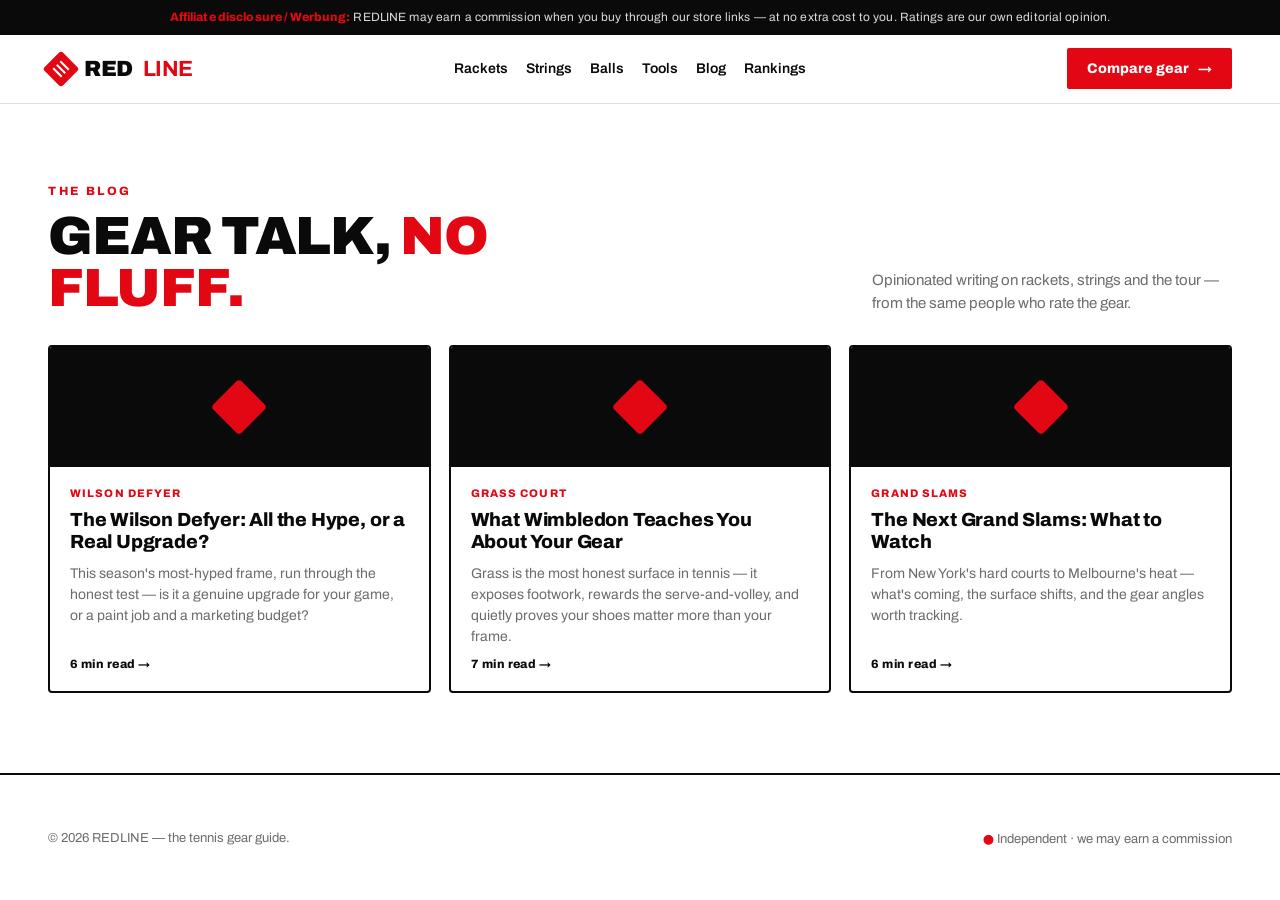
<file: blog/index.html>
<!DOCTYPE html>
<html lang="en">
<head>
<meta charset="UTF-8" />
<meta name="viewport" content="width=device-width, initial-scale=1.0" />
<title>The Blog — REDLINE tennis gear guide</title>
<meta name="description" content="Opinionated, independent tennis gear writing — racket hype, grass-court lessons, Grand Slam previews and how to actually pick your setup." />
<link rel="preconnect" href="https://fonts.googleapis.com" />
<link rel="preconnect" href="https://fonts.gstatic.com" crossorigin />
<link href="https://fonts.googleapis.com/css2?family=Archivo:wght@400;500;600;800;900&family=Archivo+Expanded:wght@800;900&display=swap" rel="stylesheet" />
<link rel="stylesheet" href="../styles.css" />
</head>
<body>
<a href="#main" class="skip">Skip to content</a>
<div class="disclosure"><b>Affiliate disclosure / Werbung:</b> REDLINE may earn a commission when you buy through our store links — at no extra cost to you. Ratings are our own editorial opinion.</div>

<header>
  <div class="wrap nav blognav">
    <a href="../index.html" class="logo"><span class="mark"></span>RED<b>LINE</b></a>
    <nav class="links">
      <a href="../index.html#rackets">Rackets</a>
      <a href="../index.html#strings">Strings</a>
      <a href="../index.html#balls">Balls</a>
      <a href="../index.html#tools">Tools</a>
      <a href="index.html">Blog</a>
      <a href="../index.html#rankings">Rankings</a>
    </nav>
    <a class="btn btn-red" href="../index.html#compare">Compare gear <span class="arw">→</span></a>
  </div>
</header>

<main id="main">
<section>
  <div class="wrap">
    <div class="shead"><div class="lft"><span class="eyebrow">The blog</span><h2>Gear talk, <em>no fluff.</em></h2></div>
      <p class="sub">Opinionated writing on rackets, strings and the tour — from the same people who rate the gear.</p></div>
    <div class="bloglist">
      <a class="postcard" href="wilson-defyer-worth-the-hype.html">
        <div class="pcimg"><span class="pcmark"></span></div>
        <div class="pcbody"><span class="pctag">Wilson Defyer</span>
          <h3>The Wilson Defyer: All the Hype, or a Real Upgrade?</h3>
          <p>This season's most-hyped frame, run through the honest test — is it a genuine upgrade for your game, or a paint job and a marketing budget?</p>
          <span class="pcread">6 min read →</span></div>
      </a>
      <a class="postcard" href="wimbledon-what-it-teaches-your-gear.html">
        <div class="pcimg"><span class="pcmark"></span></div>
        <div class="pcbody"><span class="pctag">Grass Court</span>
          <h3>What Wimbledon Teaches You About Your Gear</h3>
          <p>Grass is the most honest surface in tennis — it exposes footwork, rewards the serve-and-volley, and quietly proves your shoes matter more than your frame.</p>
          <span class="pcread">7 min read →</span></div>
      </a>
      <a class="postcard" href="next-grand-slams-what-to-watch.html">
        <div class="pcimg"><span class="pcmark"></span></div>
        <div class="pcbody"><span class="pctag">Grand Slams</span>
          <h3>The Next Grand Slams: What to Watch</h3>
          <p>From New York's hard courts to Melbourne's heat — what's coming, the surface shifts, and the gear angles worth tracking.</p>
          <span class="pcread">6 min read →</span></div>
      </a>
    </div>
  </div>
</section>
</main>

<footer>
  <div class="wrap">
    <div class="fbottom" style="border-top:0;padding-top:0"><span>© 2026 REDLINE — the tennis gear guide.</span><span><span class="dot">●</span> Independent · we may earn a commission</span></div>
  </div>
</footer>
</body>
</html>
</file>
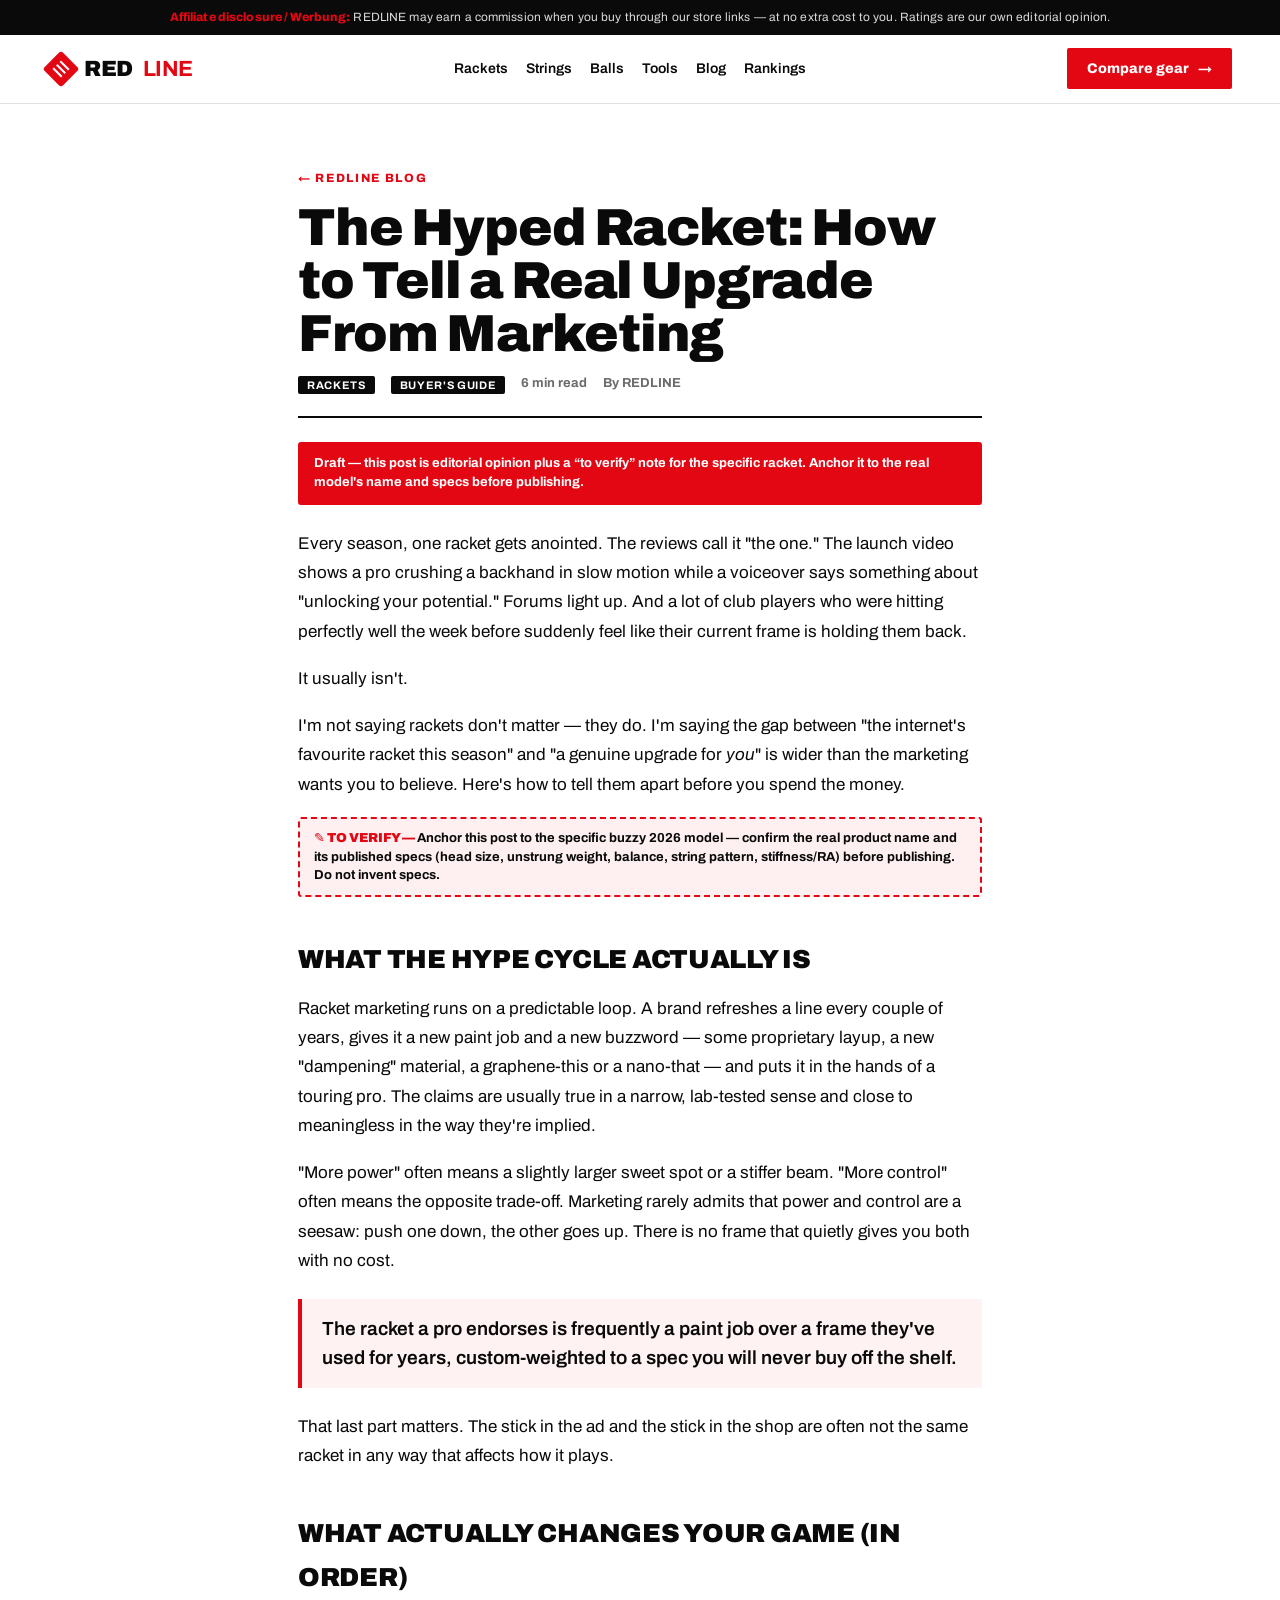
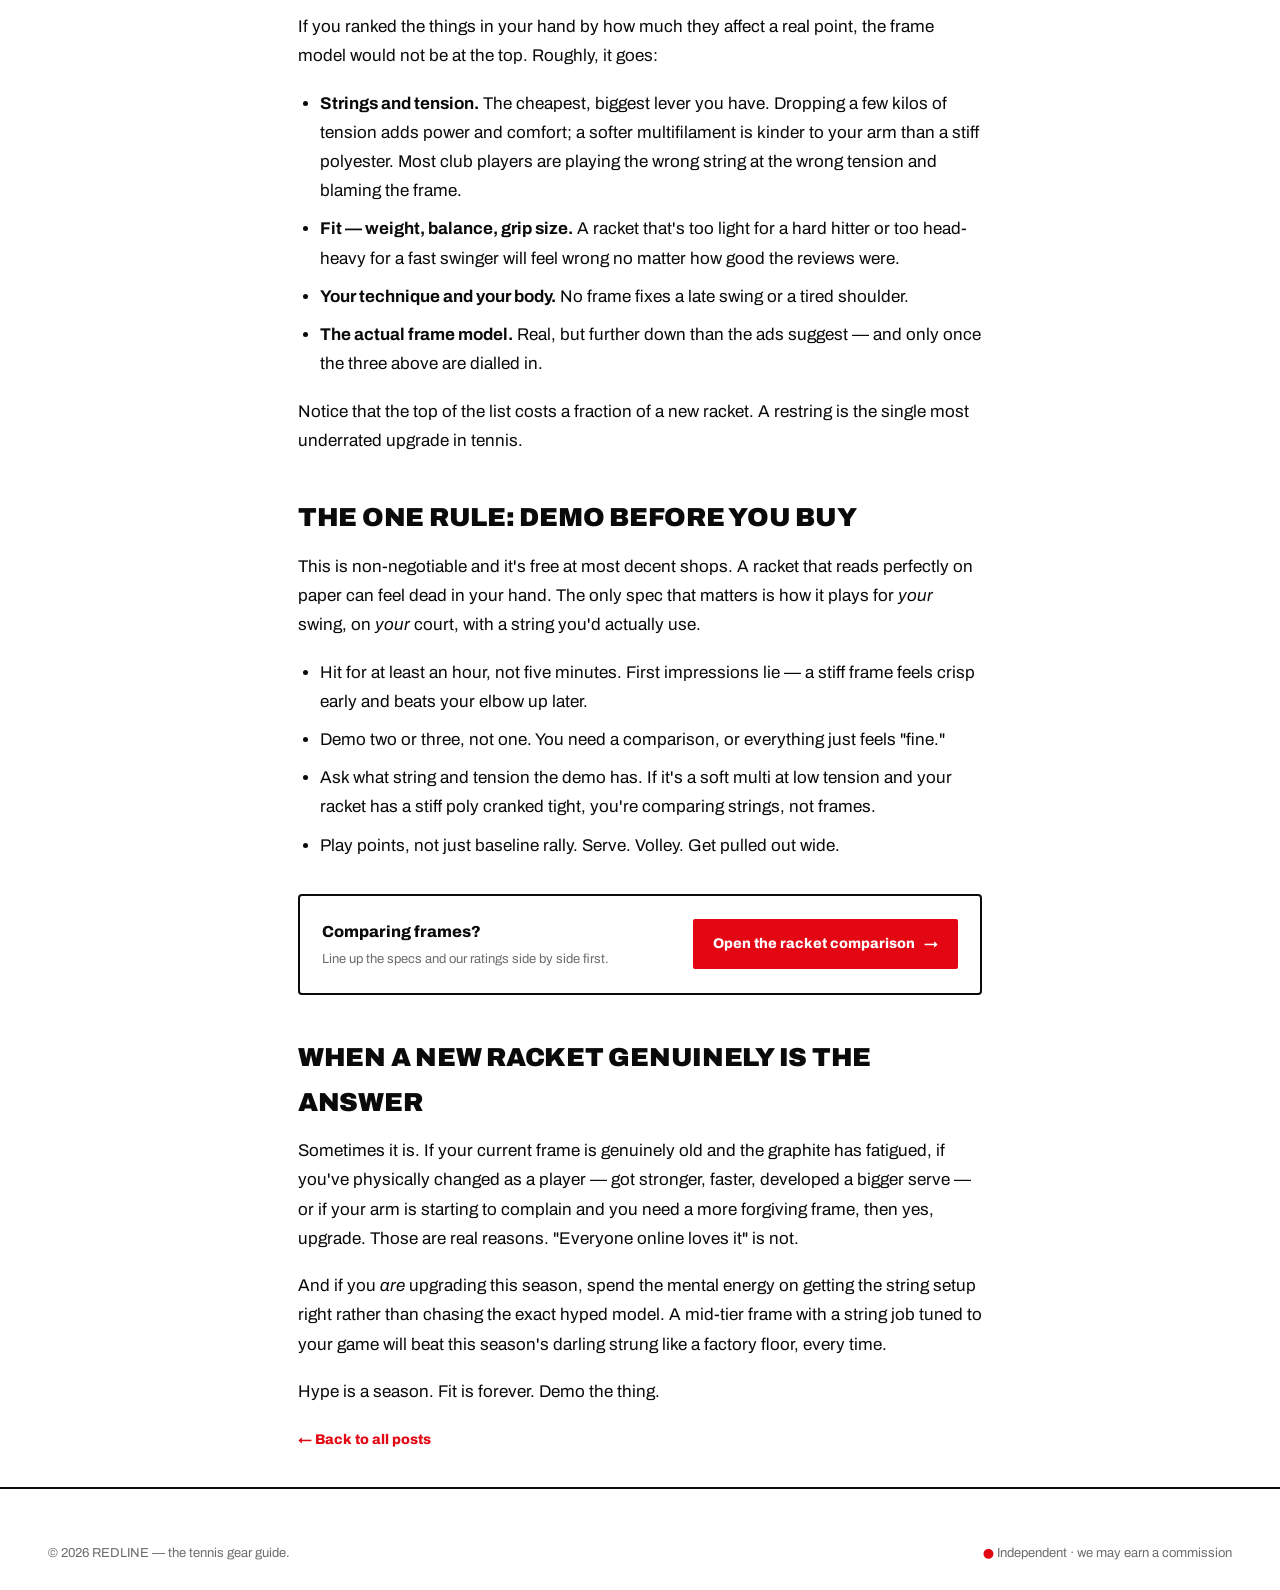
<file: blog/hyped-racket-worth-it.html>
<!DOCTYPE html>
<html lang="en">
<head>
<meta charset="UTF-8" />
<meta name="viewport" content="width=device-width, initial-scale=1.0" />
<title>The Hyped Racket: Real Upgrade or Marketing? — REDLINE</title>
<meta name="description" content="Every season one racket gets crowned 'the one.' Here's how a club player separates genuine upgrades from marketing noise — before spending the money." />
<link rel="preconnect" href="https://fonts.googleapis.com" />
<link rel="preconnect" href="https://fonts.gstatic.com" crossorigin />
<link href="https://fonts.googleapis.com/css2?family=Archivo:wght@400;500;600;800;900&family=Archivo+Expanded:wght@800;900&display=swap" rel="stylesheet" />
<link rel="stylesheet" href="../styles.css" />
</head>
<body>
<a href="#main" class="skip">Skip to content</a>
<div class="disclosure"><b>Affiliate disclosure / Werbung:</b> REDLINE may earn a commission when you buy through our store links — at no extra cost to you. Ratings are our own editorial opinion.</div>

<header>
  <div class="wrap nav blognav">
    <a href="../index.html" class="logo"><span class="mark"></span>RED<b>LINE</b></a>
    <nav class="links">
      <a href="../index.html#rackets">Rackets</a>
      <a href="../index.html#strings">Strings</a>
      <a href="../index.html#balls">Balls</a>
      <a href="../index.html#tools">Tools</a>
      <a href="index.html">Blog</a>
      <a href="../index.html#rankings">Rankings</a>
    </nav>
    <a class="btn btn-red" href="../index.html#compare">Compare gear <span class="arw">→</span></a>
  </div>
</header>

<main id="main">
<article class="article">
  <a href="index.html" class="crumb">← REDLINE Blog</a>
  <h1>The Hyped Racket: How to Tell a Real Upgrade From Marketing</h1>
  <div class="postmeta"><span class="tag">Rackets</span><span class="tag">Buyer's Guide</span><span>6 min read</span><span>By REDLINE</span></div>
  <div class="draftbanner">Draft — this post is editorial opinion plus a “to verify” note for the specific racket. Anchor it to the real model's name and specs before publishing.</div>

  <div class="body">
    <p>Every season, one racket gets anointed. The reviews call it "the one." The launch video shows a pro crushing a backhand in slow motion while a voiceover says something about "unlocking your potential." Forums light up. And a lot of club players who were hitting perfectly well the week before suddenly feel like their current frame is holding them back.</p>
    <p>It usually isn't.</p>
    <p>I'm not saying rackets don't matter — they do. I'm saying the gap between "the internet's favourite racket this season" and "a genuine upgrade for <em>you</em>" is wider than the marketing wants you to believe. Here's how to tell them apart before you spend the money.</p>
    <span class="verify">Anchor this post to the specific buzzy 2026 model — confirm the real product name and its published specs (head size, unstrung weight, balance, string pattern, stiffness/RA) before publishing. Do not invent specs.</span>

    <h2>What the hype cycle actually is</h2>
    <p>Racket marketing runs on a predictable loop. A brand refreshes a line every couple of years, gives it a new paint job and a new buzzword — some proprietary layup, a new "dampening" material, a graphene-this or a nano-that — and puts it in the hands of a touring pro. The claims are usually true in a narrow, lab-tested sense and close to meaningless in the way they're implied.</p>
    <p>"More power" often means a slightly larger sweet spot or a stiffer beam. "More control" often means the opposite trade-off. Marketing rarely admits that power and control are a seesaw: push one down, the other goes up. There is no frame that quietly gives you both with no cost.</p>
    <blockquote><p>The racket a pro endorses is frequently a paint job over a frame they've used for years, custom-weighted to a spec you will never buy off the shelf.</p></blockquote>
    <p>That last part matters. The stick in the ad and the stick in the shop are often not the same racket in any way that affects how it plays.</p>

    <h2>What actually changes your game (in order)</h2>
    <p>If you ranked the things in your hand by how much they affect a real point, the frame model would not be at the top. Roughly, it goes:</p>
    <ul>
      <li><strong>Strings and tension.</strong> The cheapest, biggest lever you have. Dropping a few kilos of tension adds power and comfort; a softer multifilament is kinder to your arm than a stiff polyester. Most club players are playing the wrong string at the wrong tension and blaming the frame.</li>
      <li><strong>Fit — weight, balance, grip size.</strong> A racket that's too light for a hard hitter or too head-heavy for a fast swinger will feel wrong no matter how good the reviews were.</li>
      <li><strong>Your technique and your body.</strong> No frame fixes a late swing or a tired shoulder.</li>
      <li><strong>The actual frame model.</strong> Real, but further down than the ads suggest — and only once the three above are dialled in.</li>
    </ul>
    <p>Notice that the top of the list costs a fraction of a new racket. A restring is the single most underrated upgrade in tennis.</p>

    <h2>The one rule: demo before you buy</h2>
    <p>This is non-negotiable and it's free at most decent shops. A racket that reads perfectly on paper can feel dead in your hand. The only spec that matters is how it plays for <em>your</em> swing, on <em>your</em> court, with a string you'd actually use.</p>
    <ul>
      <li>Hit for at least an hour, not five minutes. First impressions lie — a stiff frame feels crisp early and beats your elbow up later.</li>
      <li>Demo two or three, not one. You need a comparison, or everything just feels "fine."</li>
      <li>Ask what string and tension the demo has. If it's a soft multi at low tension and your racket has a stiff poly cranked tight, you're comparing strings, not frames.</li>
      <li>Play points, not just baseline rally. Serve. Volley. Get pulled out wide.</li>
    </ul>

    <div class="affbox">
      <div><div class="at">Comparing frames?</div><div class="as">Line up the specs and our ratings side by side first.</div></div>
      <a class="btn btn-red" href="../index.html#compare">Open the racket comparison <span class="arw">→</span></a>
    </div>

    <h2>When a new racket genuinely is the answer</h2>
    <p>Sometimes it is. If your current frame is genuinely old and the graphite has fatigued, if you've physically changed as a player — got stronger, faster, developed a bigger serve — or if your arm is starting to complain and you need a more forgiving frame, then yes, upgrade. Those are real reasons. "Everyone online loves it" is not.</p>
    <p>And if you <em>are</em> upgrading this season, spend the mental energy on getting the string setup right rather than chasing the exact hyped model. A mid-tier frame with a string job tuned to your game will beat this season's darling strung like a factory floor, every time.</p>
    <p>Hype is a season. Fit is forever. Demo the thing.</p>
  </div>

  <a href="index.html" class="backlink">← Back to all posts</a>
</article>
</main>

<footer>
  <div class="wrap">
    <div class="fbottom" style="border-top:0;padding-top:0"><span>© 2026 REDLINE — the tennis gear guide.</span><span><span class="dot">●</span> Independent · we may earn a commission</span></div>
  </div>
</footer>
</body>
</html>
</file>
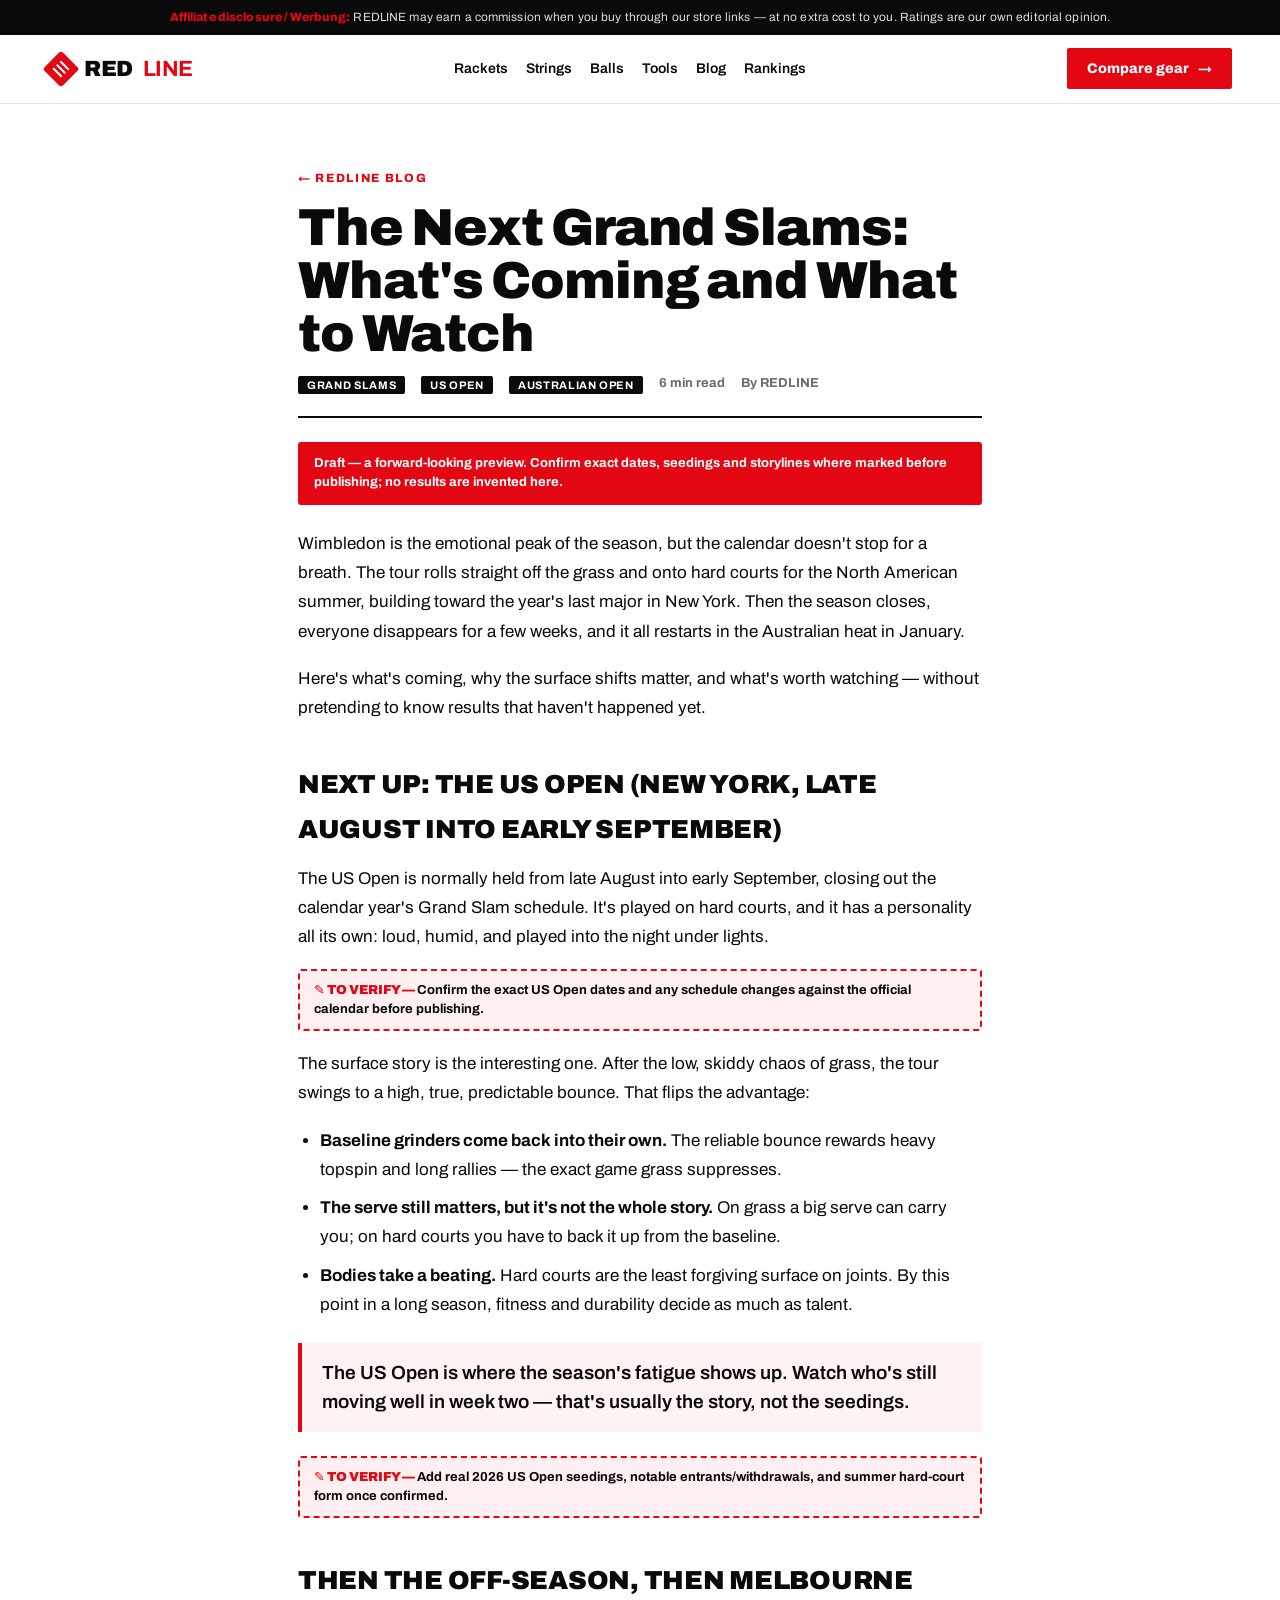
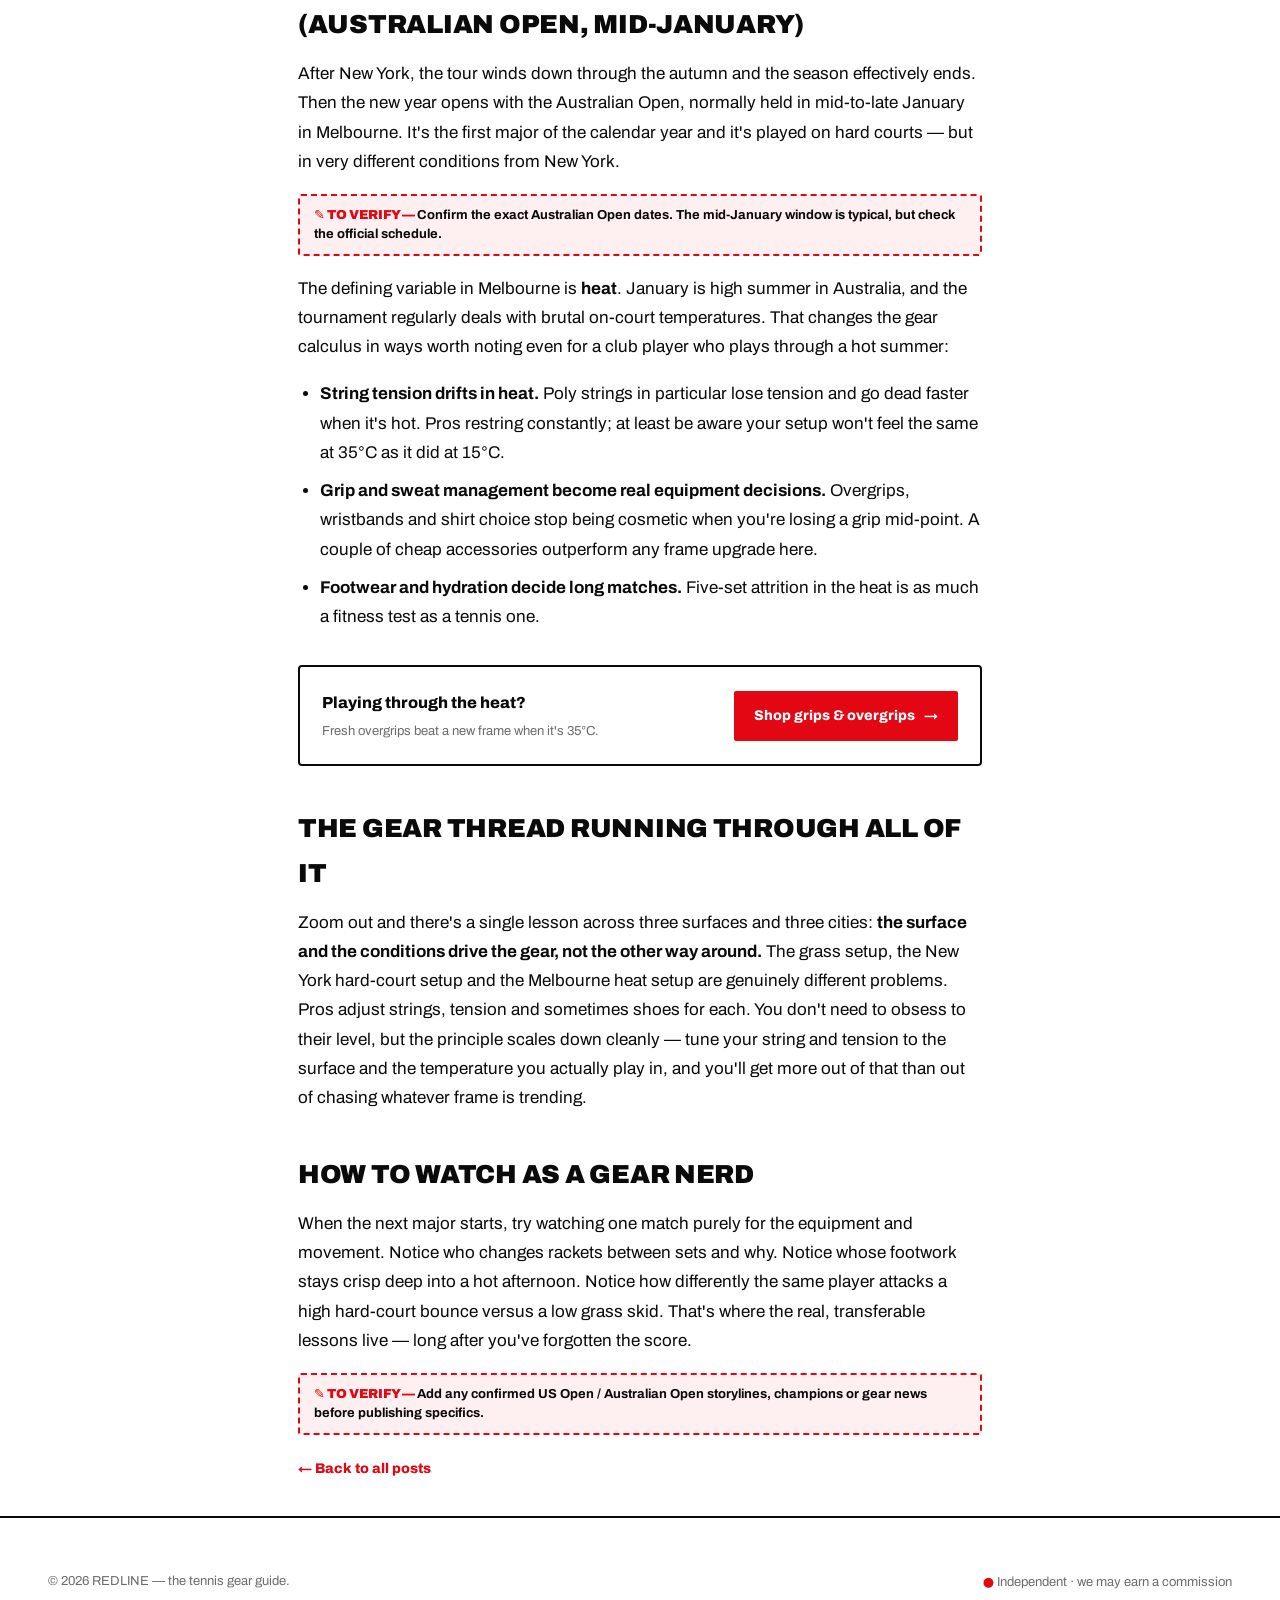
<file: blog/next-grand-slams-what-to-watch.html>
<!DOCTYPE html>
<html lang="en">
<head>
<meta charset="UTF-8" />
<meta name="viewport" content="width=device-width, initial-scale=1.0" />
<title>The Next Grand Slams: What's Coming & What to Watch — REDLINE</title>
<meta name="description" content="After Wimbledon comes the hard-court run to the US Open, then the Australian Open. The calendar, the surface shifts, and the gear angles worth tracking." />
<link rel="preconnect" href="https://fonts.googleapis.com" />
<link rel="preconnect" href="https://fonts.gstatic.com" crossorigin />
<link href="https://fonts.googleapis.com/css2?family=Archivo:wght@400;500;600;800;900&family=Archivo+Expanded:wght@800;900&display=swap" rel="stylesheet" />
<link rel="stylesheet" href="../styles.css" />
</head>
<body>
<a href="#main" class="skip">Skip to content</a>
<div class="disclosure"><b>Affiliate disclosure / Werbung:</b> REDLINE may earn a commission when you buy through our store links — at no extra cost to you. Ratings are our own editorial opinion.</div>

<header>
  <div class="wrap nav blognav">
    <a href="../index.html" class="logo"><span class="mark"></span>RED<b>LINE</b></a>
    <nav class="links">
      <a href="../index.html#rackets">Rackets</a>
      <a href="../index.html#strings">Strings</a>
      <a href="../index.html#balls">Balls</a>
      <a href="../index.html#tools">Tools</a>
      <a href="index.html">Blog</a>
      <a href="../index.html#rankings">Rankings</a>
    </nav>
    <a class="btn btn-red" href="../index.html#compare">Compare gear <span class="arw">→</span></a>
  </div>
</header>

<main id="main">
<article class="article">
  <a href="index.html" class="crumb">← REDLINE Blog</a>
  <h1>The Next Grand Slams: What's Coming and What to Watch</h1>
  <div class="postmeta"><span class="tag">Grand Slams</span><span class="tag">US Open</span><span class="tag">Australian Open</span><span>6 min read</span><span>By REDLINE</span></div>
  <div class="draftbanner">Draft — a forward-looking preview. Confirm exact dates, seedings and storylines where marked before publishing; no results are invented here.</div>

  <div class="body">
    <p>Wimbledon is the emotional peak of the season, but the calendar doesn't stop for a breath. The tour rolls straight off the grass and onto hard courts for the North American summer, building toward the year's last major in New York. Then the season closes, everyone disappears for a few weeks, and it all restarts in the Australian heat in January.</p>
    <p>Here's what's coming, why the surface shifts matter, and what's worth watching — without pretending to know results that haven't happened yet.</p>

    <h2>Next up: the US Open (New York, late August into early September)</h2>
    <p>The US Open is normally held from late August into early September, closing out the calendar year's Grand Slam schedule. It's played on hard courts, and it has a personality all its own: loud, humid, and played into the night under lights.</p>
    <span class="verify">Confirm the exact US Open dates and any schedule changes against the official calendar before publishing.</span>
    <p>The surface story is the interesting one. After the low, skiddy chaos of grass, the tour swings to a high, true, predictable bounce. That flips the advantage:</p>
    <ul>
      <li><strong>Baseline grinders come back into their own.</strong> The reliable bounce rewards heavy topspin and long rallies — the exact game grass suppresses.</li>
      <li><strong>The serve still matters, but it's not the whole story.</strong> On grass a big serve can carry you; on hard courts you have to back it up from the baseline.</li>
      <li><strong>Bodies take a beating.</strong> Hard courts are the least forgiving surface on joints. By this point in a long season, fitness and durability decide as much as talent.</li>
    </ul>
    <blockquote><p>The US Open is where the season's fatigue shows up. Watch who's still moving well in week two — that's usually the story, not the seedings.</p></blockquote>
    <span class="verify">Add real 2026 US Open seedings, notable entrants/withdrawals, and summer hard-court form once confirmed.</span>

    <h2>Then the off-season, then Melbourne (Australian Open, mid-January)</h2>
    <p>After New York, the tour winds down through the autumn and the season effectively ends. Then the new year opens with the Australian Open, normally held in mid-to-late January in Melbourne. It's the first major of the calendar year and it's played on hard courts — but in very different conditions from New York.</p>
    <span class="verify">Confirm the exact Australian Open dates. The mid-January window is typical, but check the official schedule.</span>
    <p>The defining variable in Melbourne is <strong>heat</strong>. January is high summer in Australia, and the tournament regularly deals with brutal on-court temperatures. That changes the gear calculus in ways worth noting even for a club player who plays through a hot summer:</p>
    <ul>
      <li><strong>String tension drifts in heat.</strong> Poly strings in particular lose tension and go dead faster when it's hot. Pros restring constantly; at least be aware your setup won't feel the same at 35°C as it did at 15°C.</li>
      <li><strong>Grip and sweat management become real equipment decisions.</strong> Overgrips, wristbands and shirt choice stop being cosmetic when you're losing a grip mid-point. A couple of cheap accessories outperform any frame upgrade here.</li>
      <li><strong>Footwear and hydration decide long matches.</strong> Five-set attrition in the heat is as much a fitness test as a tennis one.</li>
    </ul>

    <div class="affbox">
      <div><div class="at">Playing through the heat?</div><div class="as">Fresh overgrips beat a new frame when it's 35°C.</div></div>
      <a class="btn btn-red" href="https://www.tennis-point.eu/search?q=overgrip" target="_blank" rel="noopener">Shop grips &amp; overgrips <span class="arw">→</span></a>
    </div>

    <h2>The gear thread running through all of it</h2>
    <p>Zoom out and there's a single lesson across three surfaces and three cities: <strong>the surface and the conditions drive the gear, not the other way around.</strong> The grass setup, the New York hard-court setup and the Melbourne heat setup are genuinely different problems. Pros adjust strings, tension and sometimes shoes for each. You don't need to obsess to their level, but the principle scales down cleanly — tune your string and tension to the surface and the temperature you actually play in, and you'll get more out of that than out of chasing whatever frame is trending.</p>

    <h2>How to watch as a gear nerd</h2>
    <p>When the next major starts, try watching one match purely for the equipment and movement. Notice who changes rackets between sets and why. Notice whose footwork stays crisp deep into a hot afternoon. Notice how differently the same player attacks a high hard-court bounce versus a low grass skid. That's where the real, transferable lessons live — long after you've forgotten the score.</p>
    <span class="verify">Add any confirmed US Open / Australian Open storylines, champions or gear news before publishing specifics.</span>
  </div>

  <a href="index.html" class="backlink">← Back to all posts</a>
</article>
</main>

<footer>
  <div class="wrap">
    <div class="fbottom" style="border-top:0;padding-top:0"><span>© 2026 REDLINE — the tennis gear guide.</span><span><span class="dot">●</span> Independent · we may earn a commission</span></div>
  </div>
</footer>
</body>
</html>
</file>
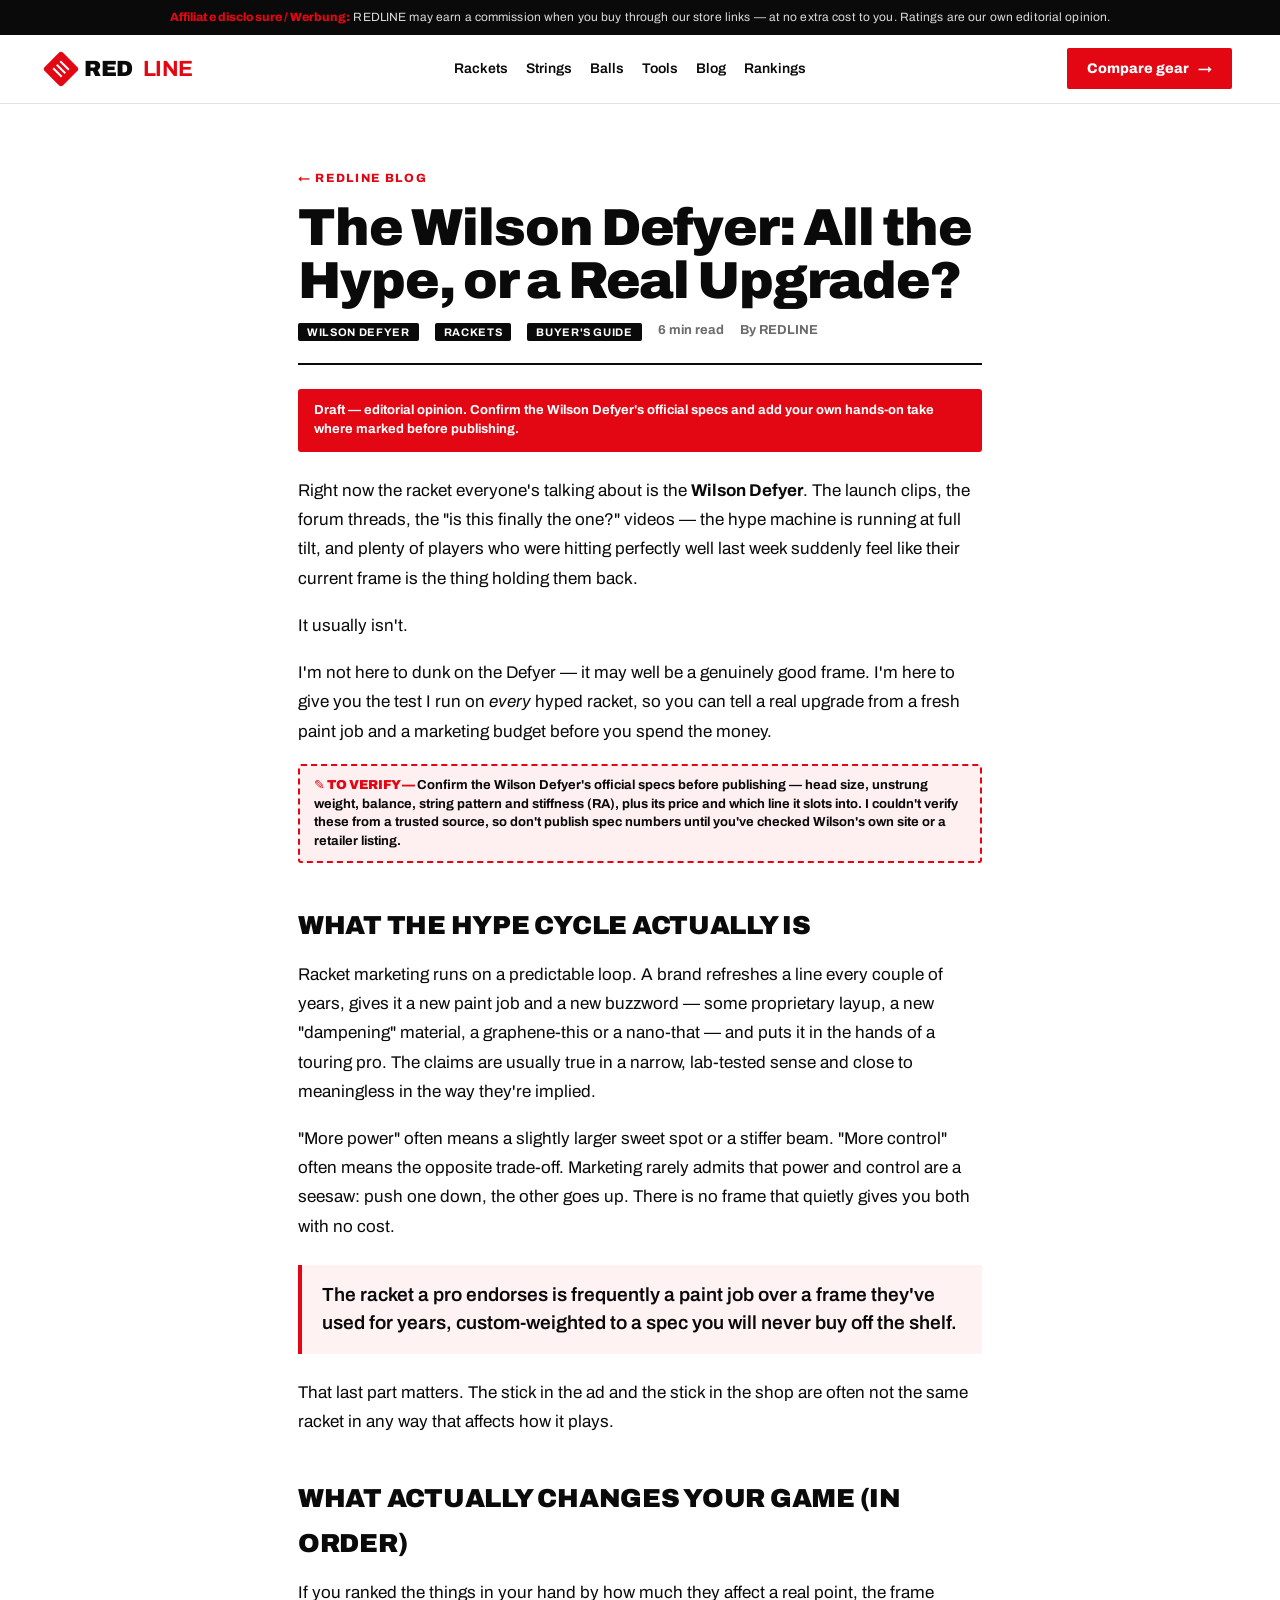
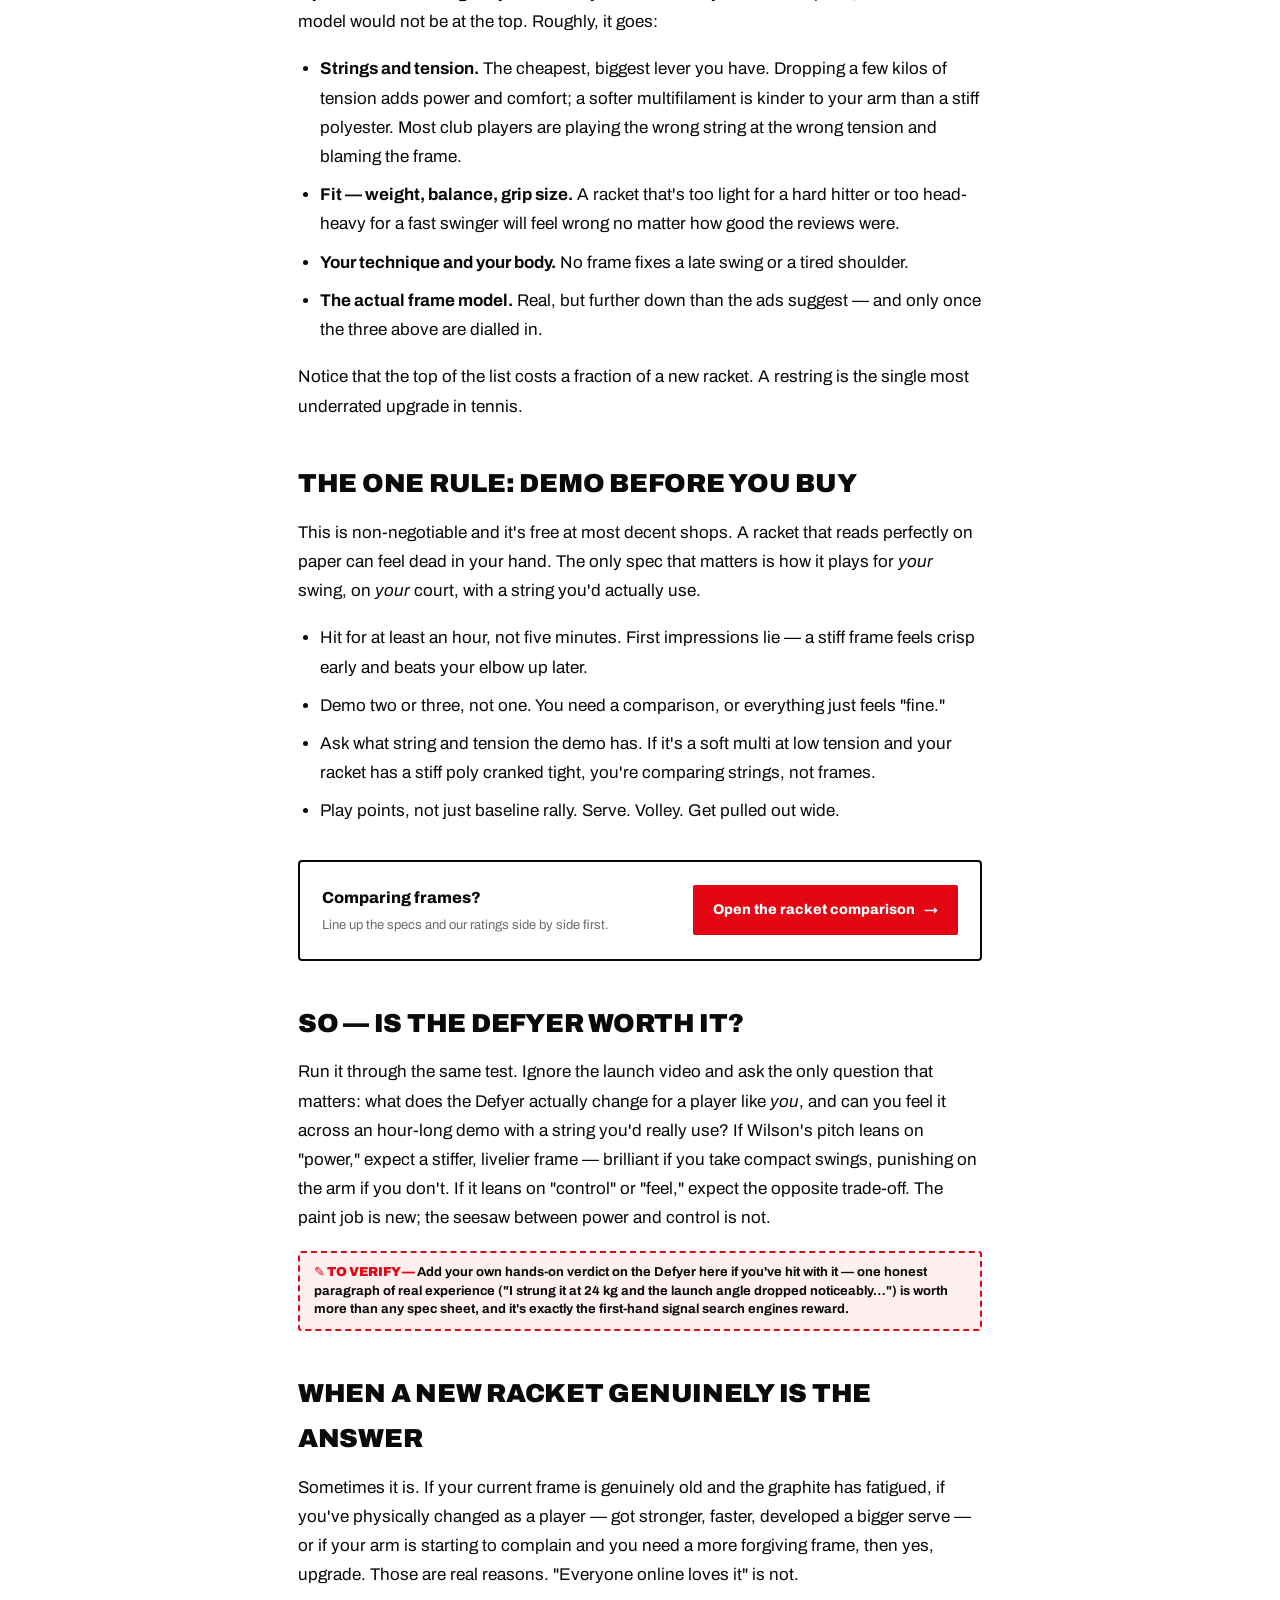
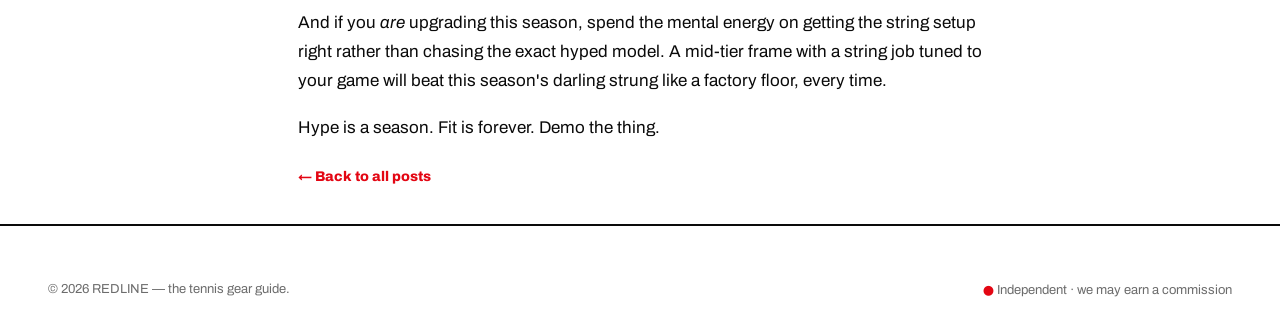
<file: blog/wilson-defyer-worth-the-hype.html>
<!DOCTYPE html>
<html lang="en">
<head>
<meta charset="UTF-8" />
<meta name="viewport" content="width=device-width, initial-scale=1.0" />
<title>The Wilson Defyer: All the Hype, or a Real Upgrade? — REDLINE</title>
<meta name="description" content="The Wilson Defyer is this season's most-hyped frame. Here's the honest test for whether it's a genuine upgrade for your game — or just marketing." />
<link rel="preconnect" href="https://fonts.googleapis.com" />
<link rel="preconnect" href="https://fonts.gstatic.com" crossorigin />
<link href="https://fonts.googleapis.com/css2?family=Archivo:wght@400;500;600;800;900&family=Archivo+Expanded:wght@800;900&display=swap" rel="stylesheet" />
<link rel="stylesheet" href="../styles.css" />
</head>
<body>
<a href="#main" class="skip">Skip to content</a>
<div class="disclosure"><b>Affiliate disclosure / Werbung:</b> REDLINE may earn a commission when you buy through our store links — at no extra cost to you. Ratings are our own editorial opinion.</div>

<header>
  <div class="wrap nav blognav">
    <a href="../index.html" class="logo"><span class="mark"></span>RED<b>LINE</b></a>
    <nav class="links">
      <a href="../index.html#rackets">Rackets</a>
      <a href="../index.html#strings">Strings</a>
      <a href="../index.html#balls">Balls</a>
      <a href="../index.html#tools">Tools</a>
      <a href="index.html">Blog</a>
      <a href="../index.html#rankings">Rankings</a>
    </nav>
    <a class="btn btn-red" href="../index.html#compare">Compare gear <span class="arw">→</span></a>
  </div>
</header>

<main id="main">
<article class="article">
  <a href="index.html" class="crumb">← REDLINE Blog</a>
  <h1>The Wilson Defyer: All the Hype, or a Real Upgrade?</h1>
  <div class="postmeta"><span class="tag">Wilson Defyer</span><span class="tag">Rackets</span><span class="tag">Buyer's Guide</span><span>6 min read</span><span>By REDLINE</span></div>
  <div class="draftbanner">Draft — editorial opinion. Confirm the Wilson Defyer's official specs and add your own hands-on take where marked before publishing.</div>

  <div class="body">
    <p>Right now the racket everyone's talking about is the <strong>Wilson Defyer</strong>. The launch clips, the forum threads, the "is this finally the one?" videos — the hype machine is running at full tilt, and plenty of players who were hitting perfectly well last week suddenly feel like their current frame is the thing holding them back.</p>
    <p>It usually isn't.</p>
    <p>I'm not here to dunk on the Defyer — it may well be a genuinely good frame. I'm here to give you the test I run on <em>every</em> hyped racket, so you can tell a real upgrade from a fresh paint job and a marketing budget before you spend the money.</p>
    <span class="verify">Confirm the Wilson Defyer's official specs before publishing — head size, unstrung weight, balance, string pattern and stiffness (RA), plus its price and which line it slots into. I couldn't verify these from a trusted source, so don't publish spec numbers until you've checked Wilson's own site or a retailer listing.</span>

    <h2>What the hype cycle actually is</h2>
    <p>Racket marketing runs on a predictable loop. A brand refreshes a line every couple of years, gives it a new paint job and a new buzzword — some proprietary layup, a new "dampening" material, a graphene-this or a nano-that — and puts it in the hands of a touring pro. The claims are usually true in a narrow, lab-tested sense and close to meaningless in the way they're implied.</p>
    <p>"More power" often means a slightly larger sweet spot or a stiffer beam. "More control" often means the opposite trade-off. Marketing rarely admits that power and control are a seesaw: push one down, the other goes up. There is no frame that quietly gives you both with no cost.</p>
    <blockquote><p>The racket a pro endorses is frequently a paint job over a frame they've used for years, custom-weighted to a spec you will never buy off the shelf.</p></blockquote>
    <p>That last part matters. The stick in the ad and the stick in the shop are often not the same racket in any way that affects how it plays.</p>

    <h2>What actually changes your game (in order)</h2>
    <p>If you ranked the things in your hand by how much they affect a real point, the frame model would not be at the top. Roughly, it goes:</p>
    <ul>
      <li><strong>Strings and tension.</strong> The cheapest, biggest lever you have. Dropping a few kilos of tension adds power and comfort; a softer multifilament is kinder to your arm than a stiff polyester. Most club players are playing the wrong string at the wrong tension and blaming the frame.</li>
      <li><strong>Fit — weight, balance, grip size.</strong> A racket that's too light for a hard hitter or too head-heavy for a fast swinger will feel wrong no matter how good the reviews were.</li>
      <li><strong>Your technique and your body.</strong> No frame fixes a late swing or a tired shoulder.</li>
      <li><strong>The actual frame model.</strong> Real, but further down than the ads suggest — and only once the three above are dialled in.</li>
    </ul>
    <p>Notice that the top of the list costs a fraction of a new racket. A restring is the single most underrated upgrade in tennis.</p>

    <h2>The one rule: demo before you buy</h2>
    <p>This is non-negotiable and it's free at most decent shops. A racket that reads perfectly on paper can feel dead in your hand. The only spec that matters is how it plays for <em>your</em> swing, on <em>your</em> court, with a string you'd actually use.</p>
    <ul>
      <li>Hit for at least an hour, not five minutes. First impressions lie — a stiff frame feels crisp early and beats your elbow up later.</li>
      <li>Demo two or three, not one. You need a comparison, or everything just feels "fine."</li>
      <li>Ask what string and tension the demo has. If it's a soft multi at low tension and your racket has a stiff poly cranked tight, you're comparing strings, not frames.</li>
      <li>Play points, not just baseline rally. Serve. Volley. Get pulled out wide.</li>
    </ul>

    <div class="affbox">
      <div><div class="at">Comparing frames?</div><div class="as">Line up the specs and our ratings side by side first.</div></div>
      <a class="btn btn-red" href="../index.html#compare">Open the racket comparison <span class="arw">→</span></a>
    </div>

    <h2>So — is the Defyer worth it?</h2>
    <p>Run it through the same test. Ignore the launch video and ask the only question that matters: what does the Defyer actually change for a player like <em>you</em>, and can you feel it across an hour-long demo with a string you'd really use? If Wilson's pitch leans on "power," expect a stiffer, livelier frame — brilliant if you take compact swings, punishing on the arm if you don't. If it leans on "control" or "feel," expect the opposite trade-off. The paint job is new; the seesaw between power and control is not.</p>
    <span class="verify">Add your own hands-on verdict on the Defyer here if you've hit with it — one honest paragraph of real experience ("I strung it at 24 kg and the launch angle dropped noticeably…") is worth more than any spec sheet, and it's exactly the first-hand signal search engines reward.</span>

    <h2>When a new racket genuinely is the answer</h2>
    <p>Sometimes it is. If your current frame is genuinely old and the graphite has fatigued, if you've physically changed as a player — got stronger, faster, developed a bigger serve — or if your arm is starting to complain and you need a more forgiving frame, then yes, upgrade. Those are real reasons. "Everyone online loves it" is not.</p>
    <p>And if you <em>are</em> upgrading this season, spend the mental energy on getting the string setup right rather than chasing the exact hyped model. A mid-tier frame with a string job tuned to your game will beat this season's darling strung like a factory floor, every time.</p>
    <p>Hype is a season. Fit is forever. Demo the thing.</p>
  </div>

  <a href="index.html" class="backlink">← Back to all posts</a>
</article>
</main>

<footer>
  <div class="wrap">
    <div class="fbottom" style="border-top:0;padding-top:0"><span>© 2026 REDLINE — the tennis gear guide.</span><span><span class="dot">●</span> Independent · we may earn a commission</span></div>
  </div>
</footer>
</body>
</html>
</file>
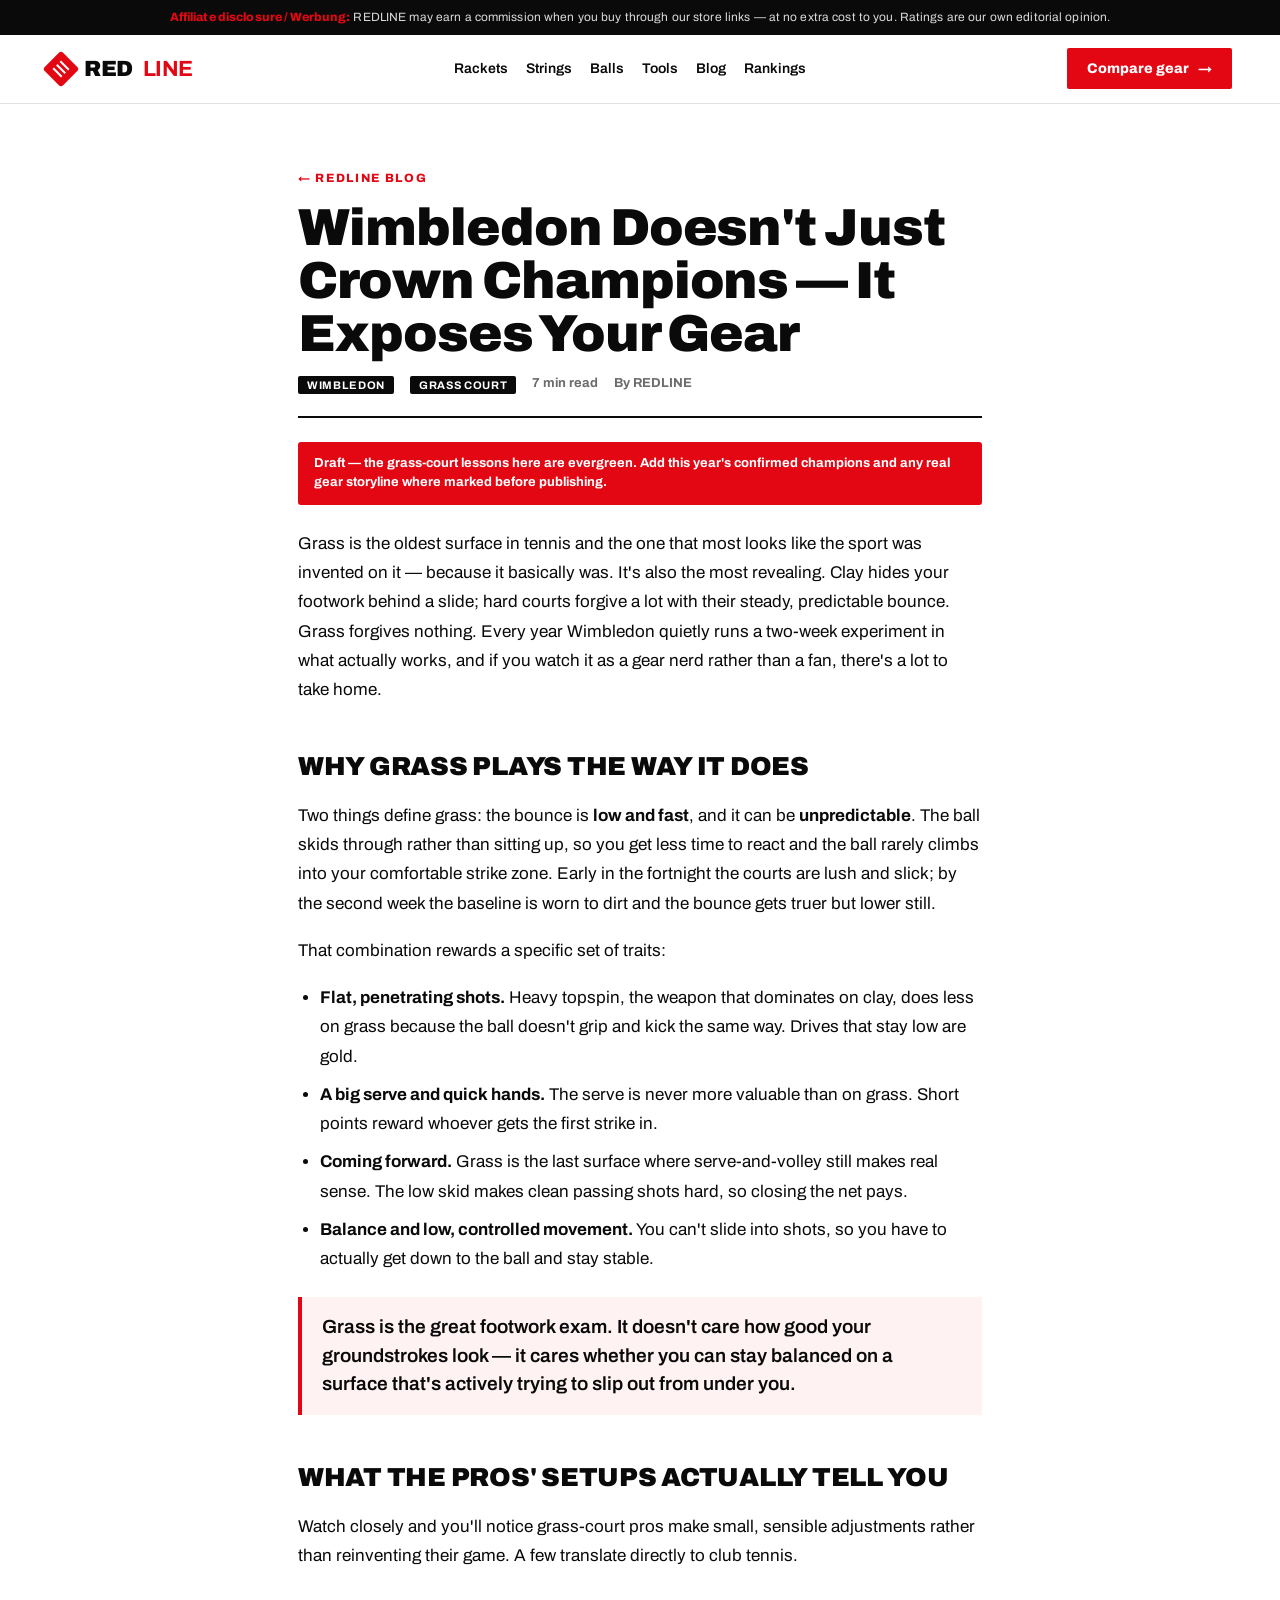
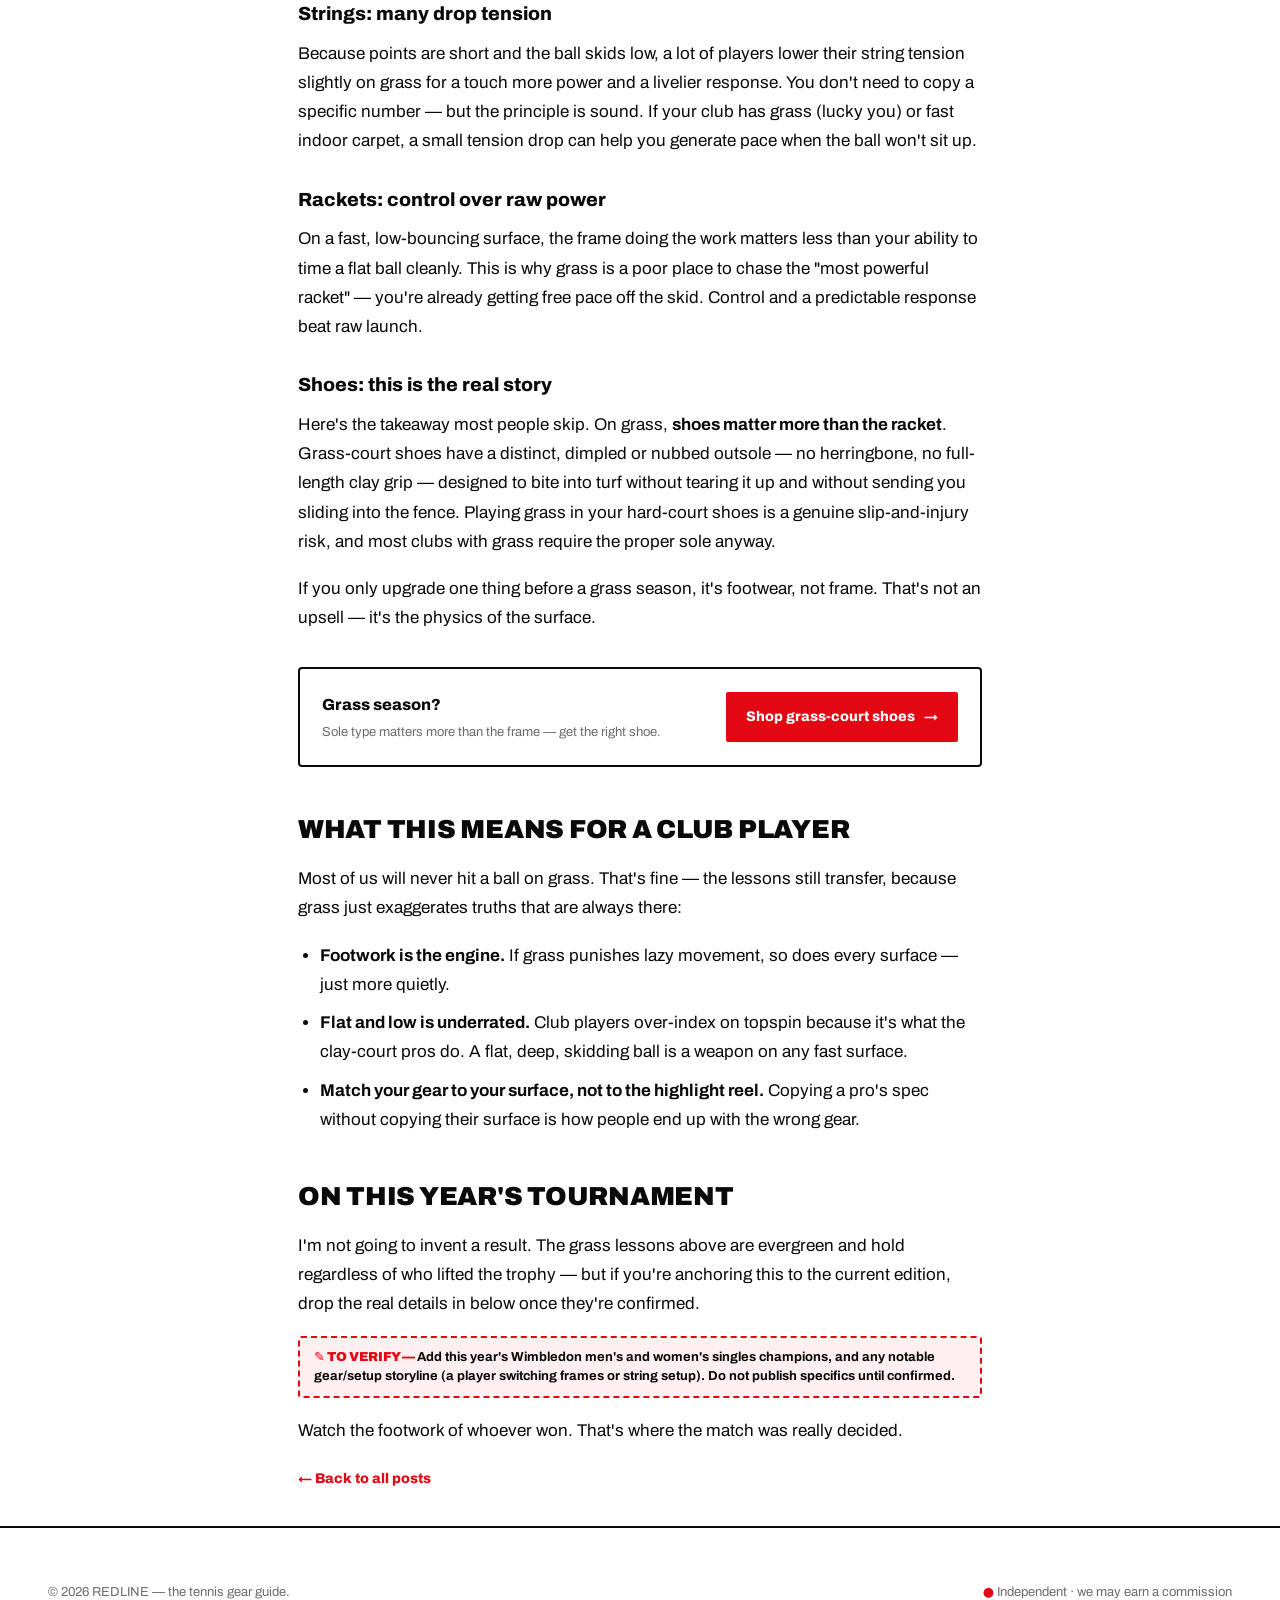
<file: blog/wimbledon-what-it-teaches-your-gear.html>
<!DOCTYPE html>
<html lang="en">
<head>
<meta charset="UTF-8" />
<meta name="viewport" content="width=device-width, initial-scale=1.0" />
<title>What Wimbledon Teaches You About Your Gear — REDLINE</title>
<meta name="description" content="Grass rewards specific playstyles and punishes lazy footwork. What pro setups on Wimbledon's lawns teach a club player about shoes, strings and racket choice." />
<link rel="preconnect" href="https://fonts.googleapis.com" />
<link rel="preconnect" href="https://fonts.gstatic.com" crossorigin />
<link href="https://fonts.googleapis.com/css2?family=Archivo:wght@400;500;600;800;900&family=Archivo+Expanded:wght@800;900&display=swap" rel="stylesheet" />
<link rel="stylesheet" href="../styles.css" />
</head>
<body>
<a href="#main" class="skip">Skip to content</a>
<div class="disclosure"><b>Affiliate disclosure / Werbung:</b> REDLINE may earn a commission when you buy through our store links — at no extra cost to you. Ratings are our own editorial opinion.</div>

<header>
  <div class="wrap nav blognav">
    <a href="../index.html" class="logo"><span class="mark"></span>RED<b>LINE</b></a>
    <nav class="links">
      <a href="../index.html#rackets">Rackets</a>
      <a href="../index.html#strings">Strings</a>
      <a href="../index.html#balls">Balls</a>
      <a href="../index.html#tools">Tools</a>
      <a href="index.html">Blog</a>
      <a href="../index.html#rankings">Rankings</a>
    </nav>
    <a class="btn btn-red" href="../index.html#compare">Compare gear <span class="arw">→</span></a>
  </div>
</header>

<main id="main">
<article class="article">
  <a href="index.html" class="crumb">← REDLINE Blog</a>
  <h1>Wimbledon Doesn't Just Crown Champions — It Exposes Your Gear</h1>
  <div class="postmeta"><span class="tag">Wimbledon</span><span class="tag">Grass Court</span><span>7 min read</span><span>By REDLINE</span></div>
  <div class="draftbanner">Draft — the grass-court lessons here are evergreen. Add this year's confirmed champions and any real gear storyline where marked before publishing.</div>

  <div class="body">
    <p>Grass is the oldest surface in tennis and the one that most looks like the sport was invented on it — because it basically was. It's also the most revealing. Clay hides your footwork behind a slide; hard courts forgive a lot with their steady, predictable bounce. Grass forgives nothing. Every year Wimbledon quietly runs a two-week experiment in what actually works, and if you watch it as a gear nerd rather than a fan, there's a lot to take home.</p>

    <h2>Why grass plays the way it does</h2>
    <p>Two things define grass: the bounce is <strong>low and fast</strong>, and it can be <strong>unpredictable</strong>. The ball skids through rather than sitting up, so you get less time to react and the ball rarely climbs into your comfortable strike zone. Early in the fortnight the courts are lush and slick; by the second week the baseline is worn to dirt and the bounce gets truer but lower still.</p>
    <p>That combination rewards a specific set of traits:</p>
    <ul>
      <li><strong>Flat, penetrating shots.</strong> Heavy topspin, the weapon that dominates on clay, does less on grass because the ball doesn't grip and kick the same way. Drives that stay low are gold.</li>
      <li><strong>A big serve and quick hands.</strong> The serve is never more valuable than on grass. Short points reward whoever gets the first strike in.</li>
      <li><strong>Coming forward.</strong> Grass is the last surface where serve-and-volley still makes real sense. The low skid makes clean passing shots hard, so closing the net pays.</li>
      <li><strong>Balance and low, controlled movement.</strong> You can't slide into shots, so you have to actually get down to the ball and stay stable.</li>
    </ul>
    <blockquote><p>Grass is the great footwork exam. It doesn't care how good your groundstrokes look — it cares whether you can stay balanced on a surface that's actively trying to slip out from under you.</p></blockquote>

    <h2>What the pros' setups actually tell you</h2>
    <p>Watch closely and you'll notice grass-court pros make small, sensible adjustments rather than reinventing their game. A few translate directly to club tennis.</p>
    <h3>Strings: many drop tension</h3>
    <p>Because points are short and the ball skids low, a lot of players lower their string tension slightly on grass for a touch more power and a livelier response. You don't need to copy a specific number — but the principle is sound. If your club has grass (lucky you) or fast indoor carpet, a small tension drop can help you generate pace when the ball won't sit up.</p>
    <h3>Rackets: control over raw power</h3>
    <p>On a fast, low-bouncing surface, the frame doing the work matters less than your ability to time a flat ball cleanly. This is why grass is a poor place to chase the "most powerful racket" — you're already getting free pace off the skid. Control and a predictable response beat raw launch.</p>
    <h3>Shoes: this is the real story</h3>
    <p>Here's the takeaway most people skip. On grass, <strong>shoes matter more than the racket</strong>. Grass-court shoes have a distinct, dimpled or nubbed outsole — no herringbone, no full-length clay grip — designed to bite into turf without tearing it up and without sending you sliding into the fence. Playing grass in your hard-court shoes is a genuine slip-and-injury risk, and most clubs with grass require the proper sole anyway.</p>
    <p>If you only upgrade one thing before a grass season, it's footwear, not frame. That's not an upsell — it's the physics of the surface.</p>

    <div class="affbox">
      <div><div class="at">Grass season?</div><div class="as">Sole type matters more than the frame — get the right shoe.</div></div>
      <a class="btn btn-red" href="https://www.tennis-point.eu/search?q=grass%20court%20tennis%20shoes" target="_blank" rel="noopener">Shop grass-court shoes <span class="arw">→</span></a>
    </div>

    <h2>What this means for a club player</h2>
    <p>Most of us will never hit a ball on grass. That's fine — the lessons still transfer, because grass just exaggerates truths that are always there:</p>
    <ul>
      <li><strong>Footwork is the engine.</strong> If grass punishes lazy movement, so does every surface — just more quietly.</li>
      <li><strong>Flat and low is underrated.</strong> Club players over-index on topspin because it's what the clay-court pros do. A flat, deep, skidding ball is a weapon on any fast surface.</li>
      <li><strong>Match your gear to your surface, not to the highlight reel.</strong> Copying a pro's spec without copying their surface is how people end up with the wrong gear.</li>
    </ul>

    <h2>On this year's tournament</h2>
    <p>I'm not going to invent a result. The grass lessons above are evergreen and hold regardless of who lifted the trophy — but if you're anchoring this to the current edition, drop the real details in below once they're confirmed.</p>
    <span class="verify">Add this year's Wimbledon men's and women's singles champions, and any notable gear/setup storyline (a player switching frames or string setup). Do not publish specifics until confirmed.</span>
    <p>Watch the footwork of whoever won. That's where the match was really decided.</p>
  </div>

  <a href="index.html" class="backlink">← Back to all posts</a>
</article>
</main>

<footer>
  <div class="wrap">
    <div class="fbottom" style="border-top:0;padding-top:0"><span>© 2026 REDLINE — the tennis gear guide.</span><span><span class="dot">●</span> Independent · we may earn a commission</span></div>
  </div>
</footer>
</body>
</html>
</file>
<file: styles.css>
:root{
    --red:#E30613; --black:#0A0A0A; --white:#FFFFFF;
    --ink:#0A0A0A; --paper:#FFFFFF; --line:rgba(10,10,10,.12); --mut:rgba(10,10,10,.6);
    --maxw:1240px; --ease:cubic-bezier(.2,.7,.2,1);
  }
  *{margin:0;padding:0;box-sizing:border-box}
  html{scroll-behavior:smooth}
  body{font-family:'Archivo',system-ui,sans-serif;background:var(--paper);color:var(--ink);-webkit-font-smoothing:antialiased;overflow-x:hidden}
  a{color:inherit;text-decoration:none}
  .wrap{max-width:var(--maxw);margin:0 auto;padding:0 28px}

  .ticker{background:var(--red);color:var(--white);font-weight:800;font-size:13px;letter-spacing:.18em;text-transform:uppercase;padding:10px 0;overflow:hidden;white-space:nowrap}
  .ticker span{display:inline-block;padding-left:100%;animation:slide 26s linear infinite}
  .ticker b{padding:0 22px;opacity:.95}
  @keyframes slide{to{transform:translateX(-100%)}}

  header{position:sticky;top:0;z-index:50;background:rgba(255,255,255,.9);backdrop-filter:blur(12px);border-bottom:1px solid var(--line)}
  .nav{display:flex;align-items:center;justify-content:space-between;height:68px}
  .logo{display:flex;align-items:center;gap:10px;font-weight:900;font-size:22px;letter-spacing:-.02em}
  .logo .mark{width:26px;height:26px;background:var(--red);border-radius:3px;transform:rotate(45deg);display:grid;place-items:center}
  .logo .mark::after{content:"";width:12px;height:2px;background:var(--white);box-shadow:0 5px 0 var(--white),0 -5px 0 var(--white)}
  .logo b{color:var(--red)}
  nav.links{display:flex;gap:24px;font-weight:600;font-size:14px}
  nav.links a{position:relative;padding:4px 0;transition:color .2s}
  nav.links a::after{content:"";position:absolute;left:0;bottom:-2px;width:0;height:2px;background:var(--red);transition:width .28s var(--ease)}
  nav.links a:hover{color:var(--red)} nav.links a:hover::after{width:100%}
  .btn{display:inline-flex;align-items:center;gap:9px;font-weight:800;font-size:14px;padding:11px 18px;border-radius:2px;cursor:pointer;border:2px solid var(--black);transition:.22s var(--ease);white-space:nowrap;font-family:inherit}
  .btn-red{background:var(--red);border-color:var(--red);color:var(--white)} .btn-red:hover{background:var(--black);border-color:var(--black)}
  .btn-ghost{background:transparent;color:var(--black)} .btn-ghost:hover{background:var(--black);color:var(--white)}
  .btn .arw{transition:transform .22s var(--ease)} .btn:hover .arw{transform:translateX(4px)}
  .burger{display:none;flex-direction:column;gap:5px;cursor:pointer;padding:6px}
  .burger span{width:24px;height:2px;background:var(--black)}

  .hero{position:relative;background:var(--black);color:var(--white);overflow:hidden}
  .hero::before{content:"";position:absolute;inset:0;background:radial-gradient(1100px 460px at 85% -10%,rgba(227,6,19,.5),transparent 60%),repeating-linear-gradient(115deg,transparent 0 38px,rgba(255,255,255,.03) 38px 39px)}
  .hero-inner{position:relative;padding:84px 0 68px}
  .kicker{display:inline-flex;align-items:center;gap:10px;font-weight:800;font-size:12px;letter-spacing:.28em;text-transform:uppercase;color:var(--red);margin-bottom:20px}
  .kicker::before{content:"";width:34px;height:2px;background:var(--red)}
  .hero h1{font-family:'Archivo Expanded','Archivo',sans-serif;font-weight:900;font-size:clamp(42px,6.6vw,92px);line-height:.92;letter-spacing:-.02em;text-transform:uppercase;max-width:14ch}
  .hero h1 em{font-style:normal;color:var(--red)}
  .hero p{margin:22px 0 28px;max-width:520px;font-size:17px;line-height:1.6;color:rgba(255,255,255,.72)}
  .hero-cta{display:flex;gap:14px;flex-wrap:wrap}
  .hero .btn-ghost{color:var(--white);border-color:rgba(255,255,255,.4)} .hero .btn-ghost:hover{background:var(--white);color:var(--black);border-color:var(--white)}
  .hstats{display:flex;gap:40px;margin-top:52px;flex-wrap:wrap}
  .hstats .s b{display:block;font-family:'Archivo Expanded','Archivo',sans-serif;font-size:34px;font-weight:900}
  .hstats .s span{font-size:12px;letter-spacing:.14em;text-transform:uppercase;color:rgba(255,255,255,.5)}

  section{padding:80px 0}
  .shead{display:flex;align-items:flex-end;justify-content:space-between;gap:20px;margin-bottom:30px;flex-wrap:wrap}
  .shead .lft{max-width:640px}
  .eyebrow{font-weight:800;font-size:12px;letter-spacing:.22em;text-transform:uppercase;color:var(--red);margin-bottom:12px;display:block}
  .shead h2{font-family:'Archivo Expanded','Archivo',sans-serif;font-weight:900;font-size:clamp(30px,4.2vw,54px);line-height:.98;letter-spacing:-.02em;text-transform:uppercase}
  .shead h2 em{font-style:normal;color:var(--red)}
  .shead .sub{font-size:15px;color:var(--mut);max-width:360px;line-height:1.55}

  /* CONTROLS: search + selects + chips */
  .controls{display:flex;gap:12px;flex-wrap:wrap;align-items:center;margin-bottom:24px}
  .search{flex:1;min-width:220px;position:relative}
  .search input{width:100%;border:2px solid var(--black);border-radius:2px;padding:12px 16px 12px 42px;font-size:15px;font-family:inherit;background:var(--white)}
  .search input:focus{outline:none;border-color:var(--red)}
  .search::before{content:"⌕";position:absolute;left:14px;top:50%;transform:translateY(-50%);font-size:20px;color:var(--red);font-weight:900}
  .chips{display:flex;gap:8px;flex-wrap:wrap}
  .chip{font-weight:800;font-size:13px;letter-spacing:.03em;text-transform:uppercase;padding:11px 16px;border:2px solid var(--black);border-radius:2px;cursor:pointer;background:var(--white);transition:.2s var(--ease);font-family:inherit}
  .chip:hover{background:var(--black);color:var(--white)} .chip.on{background:var(--red);border-color:var(--red);color:var(--white)}
  select.sel{font-family:inherit;font-weight:700;font-size:14px;padding:12px 14px;border:2px solid var(--black);border-radius:2px;background:var(--white);color:var(--ink);cursor:pointer;appearance:none;background-image:linear-gradient(45deg,transparent 50%,var(--red) 50%),linear-gradient(135deg,var(--red) 50%,transparent 50%);background-position:calc(100% - 18px) 55%,calc(100% - 12px) 55%;background-size:6px 6px,6px 6px;background-repeat:no-repeat;padding-right:38px}
  select.sel:focus{outline:none;border-color:var(--red)}

  .grid{display:grid;grid-template-columns:repeat(3,1fr);gap:16px}
  .card{border:2px solid var(--black);border-radius:4px;background:var(--white);overflow:hidden;display:flex;flex-direction:column;transition:.26s var(--ease)}
  .card:hover{transform:translateY(-6px);box-shadow:0 22px 40px rgba(10,10,10,.14)}
  .card .top{background:var(--black);color:var(--white);padding:18px 20px;display:flex;justify-content:space-between;align-items:flex-start;gap:12px}
  .card .brand{font-size:11px;font-weight:800;letter-spacing:.16em;text-transform:uppercase;color:var(--red)}
  .card .name{font-size:19px;font-weight:900;letter-spacing:-.01em;margin-top:3px}
  .card .badge{font-size:10px;font-weight:800;letter-spacing:.08em;text-transform:uppercase;background:var(--red);color:var(--white);padding:5px 8px;border-radius:2px;white-space:nowrap}
  .card .body{padding:18px 20px;display:flex;flex-direction:column;gap:13px;flex:1}
  .specrow{display:flex;flex-wrap:wrap;gap:6px}
  .spec{font-size:11px;font-weight:700;border:1px solid var(--line);border-radius:2px;padding:5px 8px;color:var(--mut)}
  .meters{display:grid;gap:8px}
  .meter{display:grid;grid-template-columns:60px 1fr 24px;align-items:center;gap:10px}
  .meter label{font-size:11px;font-weight:800;letter-spacing:.05em;text-transform:uppercase;color:var(--mut)}
  .bar{height:7px;background:rgba(10,10,10,.1);border-radius:20px;overflow:hidden}
  .bar i{display:block;height:100%;background:var(--red);border-radius:20px;transform-origin:left;transform:scaleX(var(--v))}
  .meter .val{font-size:12px;font-weight:900;text-align:right}
  .card .foot{border-top:1px solid var(--line);padding:13px 20px;display:flex;align-items:center;justify-content:space-between;gap:10px}
  .card .verdict{font-size:12.5px;color:var(--mut);line-height:1.4;flex:1}
  .addcmp{font-size:11px;font-weight:800;letter-spacing:.03em;text-transform:uppercase;border:2px solid var(--black);padding:8px 11px;border-radius:2px;cursor:pointer;background:var(--white);transition:.2s;font-family:inherit}
  .addcmp:hover{background:var(--black);color:var(--white)}
  .card .buy{font-weight:800;font-size:11px;letter-spacing:.04em;text-transform:uppercase;color:var(--white);background:var(--black);padding:8px 12px;border-radius:2px;transition:.2s;white-space:nowrap}
  .card .buy:hover{background:var(--red)}
  .empty{grid-column:1/-1;text-align:center;padding:50px;border:2px dashed var(--line);border-radius:4px;color:var(--mut);font-weight:600}

  /* COMPARE */
  .cmp-tabs{display:flex;gap:8px;margin-bottom:22px}
  .cmp-tab{font-weight:800;font-size:14px;letter-spacing:.03em;text-transform:uppercase;padding:12px 20px;border:2px solid var(--black);border-radius:2px;cursor:pointer;background:var(--white);transition:.2s;font-family:inherit}
  .cmp-tab.on{background:var(--red);border-color:var(--red);color:var(--white)}
  .cmp-pick{display:flex;gap:12px;flex-wrap:wrap;margin-bottom:22px}
  .cmp-pick .sel{flex:1;min-width:200px}
  .cmptbl{border:2px solid var(--black);border-radius:4px;overflow:hidden;overflow-x:auto}
  .cmptbl table{width:100%;border-collapse:collapse;min-width:640px}
  .cmptbl th,.cmptbl td{padding:14px 16px;border-bottom:1px solid var(--line);text-align:left;vertical-align:middle}
  .cmptbl tr:last-child td{border-bottom:0}
  .cmptbl thead th{background:var(--black);color:var(--white)}
  .cmptbl thead .cbrand{font-size:11px;color:var(--red);font-weight:800;letter-spacing:.14em;text-transform:uppercase}
  .cmptbl thead .cname{font-size:18px;font-weight:900;margin-top:2px}
  .cmptbl .rowlab{font-size:11px;font-weight:800;letter-spacing:.08em;text-transform:uppercase;color:var(--mut);background:rgba(10,10,10,.03);width:130px}
  .cmptbl .cbar{display:flex;align-items:center;gap:10px}
  .cmptbl .cbar .bar{flex:1;min-width:70px} .cmptbl .cbar b{font-size:13px;font-weight:900;min-width:18px}
  .cmptbl td.win{background:rgba(227,6,19,.09)}
  .cmptbl td.win .cbar b{color:var(--red)}
  .cmptbl td.win::after{content:" ★";color:var(--red);font-weight:900}
  .cmptbl .cbuy{font-weight:800;font-size:11px;letter-spacing:.04em;text-transform:uppercase;color:var(--white);background:var(--black);padding:8px 12px;border-radius:2px;display:inline-block;transition:.2s}
  .cmptbl .cbuy:hover{background:var(--red)}

  /* Player head-to-head */
  .h2h{display:grid;grid-template-columns:1fr 60px 1fr;gap:0;border:2px solid var(--black);border-radius:4px;overflow:hidden}
  .h2h .side{padding:26px}
  .h2h .side.b{background:var(--black);color:var(--white)}
  .h2h .vs{background:var(--red);color:var(--white);display:grid;place-items:center;font-family:'Archivo Expanded','Archivo',sans-serif;font-weight:900;font-size:20px}
  .h2h .pinit{font-family:'Archivo Expanded','Archivo',sans-serif;font-size:40px;font-weight:900;color:var(--red)}
  .h2h .side.b .pinit{color:var(--white)}
  .h2h h4{font-size:22px;font-weight:900;margin:6px 0 2px;letter-spacing:-.01em}
  .h2h .pnat{font-size:11px;letter-spacing:.12em;text-transform:uppercase;color:var(--mut);font-weight:700}
  .h2h .side.b .pnat{color:rgba(255,255,255,.55)}
  .h2h .krow{display:flex;flex-direction:column;gap:2px;padding:12px 0;border-top:1px solid var(--line)}
  .h2h .side.b .krow{border-top-color:rgba(255,255,255,.18)}
  .h2h .krow span{font-size:10px;font-weight:800;letter-spacing:.1em;text-transform:uppercase;color:var(--red)}
  .h2h .krow b{font-size:15px;font-weight:700}

  .band{background:var(--red);color:var(--white)}
  .band .wrap{padding:76px 28px}
  .band h2{font-family:'Archivo Expanded','Archivo',sans-serif;font-weight:900;font-size:clamp(28px,4vw,50px);text-transform:uppercase;letter-spacing:-.02em;margin-bottom:30px}
  .guides{display:grid;grid-template-columns:repeat(4,1fr);gap:14px}
  .guide{background:var(--black);color:var(--white);border-radius:4px;padding:24px;display:flex;flex-direction:column;gap:9px;min-height:186px;transition:.24s var(--ease);cursor:pointer;border:2px solid var(--black)}
  .guide:hover{transform:translateY(-6px)}
  .guide .g-no{font-size:12px;font-weight:800;letter-spacing:.2em;color:var(--red)}
  .guide h3{font-family:'Archivo Expanded','Archivo',sans-serif;font-size:21px;font-weight:900;text-transform:uppercase;margin-top:auto}
  .guide p{font-size:13px;line-height:1.5;color:rgba(255,255,255,.7)}
  .guide .pick{font-size:12px;font-weight:800;color:var(--red)}

  .tblwrap{border:2px solid var(--black);border-radius:4px;overflow:hidden;overflow-x:auto}
  table.data{width:100%;border-collapse:collapse;min-width:760px}
  table.data thead th{background:var(--black);color:var(--white);text-align:left;font-size:11px;font-weight:800;letter-spacing:.09em;text-transform:uppercase;padding:14px 15px;cursor:pointer;user-select:none;white-space:nowrap}
  table.data thead th .sar{color:var(--red);margin-left:4px}
  table.data tbody td{padding:14px 15px;border-bottom:1px solid var(--line);font-size:14px;vertical-align:middle}
  table.data tbody tr:last-child td{border-bottom:0}
  table.data tbody tr:hover{background:rgba(227,6,19,.05)}
  td .sname{font-weight:800} td .sbrand{font-size:11px;color:var(--red);font-weight:800;letter-spacing:.1em;text-transform:uppercase}
  .type{font-size:11px;font-weight:800;text-transform:uppercase;border:1px solid var(--black);border-radius:2px;padding:4px 8px;white-space:nowrap}
  .type.poly{background:var(--black);color:var(--white)} .type.multi{background:var(--white);color:var(--black)} .type.gut{background:var(--red);border-color:var(--red);color:var(--white)}
  .mini{display:flex;align-items:center;gap:7px}
  .minibar{width:50px;height:6px;background:rgba(10,10,10,.1);border-radius:20px;overflow:hidden}
  .minibar i{display:block;height:100%;background:var(--red)}
  .mini b{font-size:12px;font-weight:900;min-width:16px}
  td .tbuy{font-weight:800;font-size:11px;letter-spacing:.04em;text-transform:uppercase;color:var(--red);border-bottom:2px solid var(--red);padding-bottom:2px}

  .balls{display:grid;grid-template-columns:repeat(3,1fr);gap:16px}
  .ball{border:2px solid var(--black);border-radius:4px;padding:24px;display:flex;gap:18px;align-items:center;transition:.24s var(--ease);background:var(--white)}
  .ball:hover{transform:translateY(-5px);box-shadow:0 18px 34px rgba(10,10,10,.12)}
  .bdisc{width:56px;height:56px;border-radius:50%;background:var(--red);flex:none;position:relative;outline:3px solid var(--black);outline-offset:3px}
  .bdisc::before,.bdisc::after{content:"";position:absolute;inset:0;border-radius:50%;border:2.5px solid var(--white)}
  .bdisc::before{clip-path:inset(0 55% 0 0)} .bdisc::after{clip-path:inset(0 0 0 55%)}
  .ball h4{font-size:18px;font-weight:800} .ball .bmeta{font-size:12px;color:var(--mut);margin-top:2px} .ball .bfor{font-size:12px;font-weight:800;color:var(--red);margin-top:6px}

  .players{display:grid;grid-template-columns:repeat(4,1fr);gap:14px}
  .player{border:2px solid var(--black);border-radius:4px;overflow:hidden;background:var(--white);transition:.24s var(--ease)}
  .player:hover{transform:translateY(-6px);box-shadow:0 20px 36px rgba(10,10,10,.13)}
  .player .pimg{height:104px;background:var(--black);position:relative;display:grid;place-items:center}
  .player .pinit{font-family:'Archivo Expanded','Archivo',sans-serif;font-size:42px;font-weight:900;color:rgba(255,255,255,.14)}
  .player .prank{position:absolute;top:10px;left:10px;background:var(--red);color:var(--white);font-size:11px;font-weight:900;padding:4px 8px;border-radius:2px}
  .player .pbody{padding:15px 17px}
  .player h4{font-size:16px;font-weight:800;letter-spacing:-.01em}
  .player .pnat{font-size:11px;letter-spacing:.12em;text-transform:uppercase;color:var(--mut);font-weight:700;margin-top:2px}
  .player .pkit{margin-top:11px;display:grid;gap:6px}
  .player .pkit div{font-size:12.5px;display:flex;gap:8px}
  .player .pkit span{color:var(--red);font-weight:800;min-width:44px;text-transform:uppercase;font-size:11px}

  .news{background:var(--black);color:var(--white);text-align:center}
  .news h2{font-family:'Archivo Expanded','Archivo',sans-serif;font-weight:900;font-size:clamp(28px,4.2vw,52px);text-transform:uppercase;letter-spacing:-.02em}
  .news h2 em{font-style:normal;color:var(--red)}
  .news p{margin:16px auto 26px;max-width:440px;color:rgba(255,255,255,.65);font-size:16px}
  .nform{display:flex;gap:10px;max-width:480px;margin:0 auto}
  .nform input{flex:1;background:transparent;border:2px solid rgba(255,255,255,.35);border-radius:2px;padding:14px 18px;color:var(--white);font-size:15px;font-family:inherit}
  .nform input::placeholder{color:rgba(255,255,255,.45)} .nform input:focus{outline:none;border-color:var(--red)}
  footer{background:var(--white);border-top:2px solid var(--black);padding:56px 0 30px}
  .fgrid{display:grid;grid-template-columns:1.6fr 1fr 1fr 1fr;gap:36px;margin-bottom:42px}
  .fcol h5{font-size:12px;font-weight:800;letter-spacing:.18em;text-transform:uppercase;color:var(--red);margin-bottom:15px}
  .fcol a{display:block;font-size:15px;color:rgba(10,10,10,.8);margin-bottom:10px;transition:.18s}
  .fcol a:hover{color:var(--red);transform:translateX(3px)}
  .fabout p{font-size:15px;color:var(--mut);line-height:1.6;margin:14px 0 0;max-width:300px}
  .fbottom{display:flex;align-items:center;justify-content:space-between;border-top:1px solid var(--line);padding-top:22px;font-size:13px;color:rgba(10,10,10,.5);flex-wrap:wrap;gap:12px}
  .fbottom .dot{color:var(--red);font-weight:900}
  .disc{font-size:12px;color:var(--mut);line-height:1.5;margin-top:14px;max-width:660px}
  /* MEGA MENU */
  .megatrigger{font-family:inherit;font-weight:600;font-size:14px;background:none;border:0;cursor:pointer;color:var(--ink);padding:4px 0;position:relative;transition:color .2s}
  .megatrigger:hover,.megatrigger.on{color:var(--red)}
  .mega{position:absolute;left:0;right:0;top:100%;background:var(--white);border-top:1px solid var(--line);border-bottom:2px solid var(--black);box-shadow:0 30px 50px rgba(10,10,10,.18);display:none;z-index:60}
  .mega.open{display:block;animation:megain .22s var(--ease)}
  @keyframes megain{from{opacity:0;transform:translateY(-8px)}to{opacity:1;transform:none}}
  .megagrid{display:grid;grid-template-columns:repeat(4,1fr);gap:26px;padding:30px 28px}
  .mcol h6{display:flex;align-items:center;gap:9px;font-size:12px;font-weight:800;letter-spacing:.14em;text-transform:uppercase;color:var(--ink);padding-bottom:12px;margin-bottom:8px;border-bottom:2px solid var(--red)}
  .mcol h6 .mi{width:16px;height:16px;background:var(--red);border-radius:3px}
  .mlink{display:block;padding:10px 10px;border-radius:3px;cursor:pointer;transition:.16s}
  .mlink:hover{background:rgba(227,6,19,.07)}
  .mlink b{display:block;font-size:14px;font-weight:800}
  .mlink i{display:block;font-size:12px;font-style:normal;color:var(--mut);line-height:1.4;margin-top:2px}
  .mlink .nw{font-size:9px;font-weight:900;letter-spacing:.08em;background:var(--red);color:var(--white);padding:2px 6px;border-radius:20px;margin-left:6px;vertical-align:middle}

  /* TOOLS */
  .toolbox{border:2px solid var(--black);border-radius:4px;padding:28px}
  .tool h3{font-family:'Archivo Expanded','Archivo',sans-serif;font-size:22px;font-weight:900;text-transform:uppercase;letter-spacing:-.01em;margin-bottom:6px}
  .tool .thint{font-size:14px;color:var(--mut);margin-bottom:22px;max-width:560px;line-height:1.5}
  .qgrid{display:grid;grid-template-columns:repeat(3,1fr);gap:14px;margin-bottom:20px}
  .qfield{display:flex;flex-direction:column;gap:7px}
  .qfield label{font-size:11px;font-weight:800;letter-spacing:.08em;text-transform:uppercase;color:var(--mut)}
  .qfield .sel{width:100%}
  textarea{font-family:inherit;font-size:15px;border:2px solid var(--black);border-radius:2px;padding:12px 14px;resize:vertical;width:100%}
  textarea:focus{outline:none;border-color:var(--red)}
  .rng{width:100%;accent-color:var(--red);height:6px;margin:14px 0 6px}
  .rnglabels{display:flex;justify-content:space-between;font-size:11px;font-weight:800;letter-spacing:.06em;text-transform:uppercase;color:var(--mut);margin-bottom:18px}
  .tout{margin-top:22px;border:2px solid var(--black);border-radius:4px;overflow:hidden;display:none}
  .tout.show{display:block}
  .tout .big{background:var(--black);color:var(--white);padding:26px;display:flex;align-items:baseline;gap:14px;flex-wrap:wrap}
  .tout .big .num{font-family:'Archivo Expanded','Archivo',sans-serif;font-size:44px;font-weight:900;color:var(--red);line-height:1}
  .tout .big .unit{font-size:14px;font-weight:700;color:rgba(255,255,255,.6);letter-spacing:.06em}
  .tout .why{padding:18px 22px;font-size:14px;line-height:1.55}
  .tout .why b{color:var(--red)}
  .qz{display:grid;gap:16px;margin-bottom:20px}
  .qz .q b{display:block;font-size:14px;font-weight:800;margin-bottom:9px}
  .qz .opts{display:flex;gap:8px;flex-wrap:wrap}
  .qz .opt{font-size:13px;font-weight:700;border:2px solid var(--black);border-radius:2px;padding:9px 14px;cursor:pointer;transition:.16s;background:var(--white)}
  .qz .opt:hover{background:rgba(227,6,19,.07)}
  .qz .opt.sel{background:var(--red);border-color:var(--red);color:var(--white)}
  .lvlout{margin-top:20px;border:2px solid var(--black);border-radius:4px;padding:24px;display:none}
  .lvlout.show{display:block}
  .lvlout .lv{font-family:'Archivo Expanded','Archivo',sans-serif;font-size:34px;font-weight:900;text-transform:uppercase;color:var(--red)}
  .lvlout p{font-size:14px;color:var(--mut);margin-top:6px;line-height:1.5}
  .rrbtns{display:flex;gap:10px;flex-wrap:wrap;margin-top:14px}
  .rrout{margin-top:22px;display:grid;gap:14px}
  .rround{border:2px solid var(--black);border-radius:4px;overflow:hidden}
  .rround .rh{background:var(--black);color:var(--white);font-size:12px;font-weight:800;letter-spacing:.1em;text-transform:uppercase;padding:11px 16px}
  .rround .rm{display:flex;justify-content:space-between;align-items:center;padding:11px 16px;border-bottom:1px solid var(--line);font-size:14px;font-weight:600}
  .rround .rm:last-child{border-bottom:0}
  .rround .rm .vs{font-size:11px;font-weight:900;color:var(--red);letter-spacing:.08em}
  .sfcard{margin-top:22px;border:2px solid var(--black);border-radius:4px;overflow:hidden;display:none}
  .sfcard.show{display:block}
  .sfcard .sfh{background:var(--black);color:var(--white);padding:20px 22px;display:flex;justify-content:space-between;align-items:center;gap:12px}
  .sfcard .sfh .sfb{font-size:11px;font-weight:800;letter-spacing:.14em;text-transform:uppercase;color:var(--red)}
  .sfcard .sfh .sfn{font-size:22px;font-weight:900}
  .sfcard .sfbody{padding:20px 22px;display:grid;gap:9px}

  /* TIER LIST */
  .tiers{display:grid;gap:10px;margin-bottom:34px}
  .tier{display:grid;grid-template-columns:64px 1fr;border:2px solid var(--black);border-radius:4px;overflow:hidden;align-items:stretch}
  .tier .tlab{display:grid;place-items:center;font-family:'Archivo Expanded','Archivo',sans-serif;font-size:28px;font-weight:900;color:var(--white);background:var(--black)}
  .tier.s .tlab{background:var(--red)}
  .tier .titems{display:flex;flex-wrap:wrap;gap:8px;padding:14px 16px;align-items:center}
  .tier .ti{font-size:13px;font-weight:800;border:1px solid var(--black);border-radius:2px;padding:7px 12px}

  /* --- REFINEMENT PASS --- */
  .hero-inner{display:grid;grid-template-columns:1.12fr .88fr;gap:44px;align-items:center}
  .racq{position:relative;justify-self:center;width:280px;height:420px;filter:drop-shadow(0 26px 52px rgba(227,6,19,.35))}
  .racq .rhead{position:absolute;top:0;left:50%;transform:translateX(-50%);width:200px;height:264px;border:13px solid var(--white);border-radius:48% 48% 46% 46%;background:rgba(227,6,19,.08)}
  .racq .rsv,.racq .rsh{position:absolute;top:13px;left:50%;transform:translateX(-50%);width:174px;height:238px;overflow:hidden;border-radius:44%}
  .racq .rsv{background:repeating-linear-gradient(90deg,transparent 0 14px,rgba(255,255,255,.3) 14px 15px)}
  .racq .rsh{background:repeating-linear-gradient(0deg,transparent 0 14px,rgba(255,255,255,.3) 14px 15px)}
  .racq .rthroat{position:absolute;top:255px;left:50%;transform:translateX(-50%);width:108px;height:64px;border:13px solid var(--white);border-top:0;border-radius:0 0 60% 60%}
  .racq .rhandle{position:absolute;top:310px;left:50%;transform:translateX(-50%);width:30px;height:108px;background:var(--red);border-radius:6px}
  .racq .rhandle::after{content:"";position:absolute;inset:0;background:repeating-linear-gradient(-45deg,transparent 0 8px,rgba(0,0,0,.25) 8px 10px);border-radius:6px}
  .racq .rball{position:absolute;top:104px;left:-4px;width:50px;height:50px;border-radius:50%;background:var(--red);box-shadow:0 0 0 3px rgba(255,255,255,.15);animation:bob 3.4s var(--ease) infinite}
  .racq .rball::before,.racq .rball::after{content:"";position:absolute;inset:0;border-radius:50%;border:2px solid rgba(255,255,255,.85)}
  .racq .rball::before{clip-path:inset(0 55% 0 0)} .racq .rball::after{clip-path:inset(0 0 0 55%)}
  @keyframes bob{0%,100%{transform:translateY(0)}50%{transform:translateY(-16px)}}
  /* keyboard focus + active nav */
  a:focus-visible,button:focus-visible,input:focus-visible,select:focus-visible,textarea:focus-visible,.chip:focus-visible,.mlink:focus-visible,.cmp-tab:focus-visible,.addcmp:focus-visible{outline:3px solid var(--red);outline-offset:2px;border-radius:2px}
  nav.links a.active{color:var(--red)} nav.links a.active::after{width:100%}
  .sfnow{text-align:center;font-weight:800;font-size:14px;margin-bottom:16px}
  .sfnow b{color:var(--red)}
  @media(max-width:820px){
    .hero-inner{grid-template-columns:1fr} .racq{display:none}
    .megagrid{grid-template-columns:1fr;gap:12px;max-height:72vh;overflow-y:auto;padding:20px}
  }
  @media(prefers-reduced-motion:reduce){
    *,*::before,*::after{animation-duration:.001ms!important;animation-iteration-count:1!important;transition-duration:.001ms!important}
    .reveal{opacity:1!important;transform:none!important}
    .ticker span{animation:none;padding-left:0}
  }
  /* --- A11Y + TRUST PASS --- */
  /* small red text on black is 4.06:1 (fails AA) → white on black; red reserved for large display */
  .kicker{color:#fff}
  .card .brand{color:#fff}
  .cmptbl thead .cbrand{color:#fff}
  .h2h .side.b .krow span{color:#fff}
  .guide .g-no{color:#fff}
  .guide .pick{color:#fff}
  .sfcard .sfh .sfb{color:#fff}
  table.data thead th .sar{color:#fff}
  /* low-contrast tints bumped to pass AA */
  .fbottom{color:var(--mut)}
  .nform input::placeholder{color:rgba(255,255,255,.6)}
  /* skip link */
  .skip{position:absolute;left:-9999px;top:0;z-index:200;background:var(--red);color:#fff;font-weight:800;padding:12px 18px}
  .skip:focus{left:0}
  /* visually-hidden utility for screen-reader labels */
  .sr-only{position:absolute;width:1px;height:1px;padding:0;margin:-1px;overflow:hidden;clip:rect(0 0 0 0);white-space:nowrap;border:0}
  /* burger as a real button + larger tap targets (WCAG 2.5.8) */
  .burger{background:none;border:0}
  .tbuy{display:inline-block;padding:6px 4px;min-height:24px}
  nav.links a,.megatrigger{padding:10px 0}
  th[data-k]{cursor:pointer}
  th[data-k]:focus-visible{outline:3px solid var(--red);outline-offset:-3px}
  /* affiliate disclosure bar */
  .disclosure{background:var(--black);color:rgba(255,255,255,.85);font-size:12px;text-align:center;padding:9px 16px;letter-spacing:.01em;line-height:1.4}
  .disclosure b{color:var(--red);font-weight:800}
  .reveal{opacity:0;transform:translateY(24px);transition:.7s var(--ease)} .reveal.in{opacity:1;transform:none}

  @media(max-width:1000px){.grid,.guides,.players{grid-template-columns:repeat(2,1fr)}.balls{grid-template-columns:1fr 1fr}}
  @media(max-width:820px){nav.links,.nav>.btn{display:none}.burger{display:flex}}
  @media(max-width:640px){.grid,.guides,.players,.balls{grid-template-columns:1fr}.hstats{gap:24px}.nform{flex-direction:column}.h2h{grid-template-columns:1fr}.h2h .vs{padding:12px}}

/* ===== BLOG ===== */
.article{max-width:740px;margin:0 auto;padding:64px 28px 40px}
.article .crumb{font-size:12px;font-weight:800;letter-spacing:.14em;text-transform:uppercase;color:var(--red);margin-bottom:16px;display:inline-block}
.article h1{font-family:'Archivo Expanded','Archivo',sans-serif;font-weight:900;font-size:clamp(30px,5vw,52px);line-height:1.02;letter-spacing:-.02em;margin-bottom:16px}
.article .postmeta{display:flex;gap:16px;flex-wrap:wrap;font-size:13px;color:var(--mut);font-weight:700;border-bottom:2px solid var(--black);padding-bottom:22px;margin-bottom:10px}
.article .postmeta .tag{background:var(--black);color:#fff;padding:3px 9px;border-radius:2px;font-size:11px;letter-spacing:.06em;text-transform:uppercase}
.draftbanner{background:var(--red);color:#fff;font-size:13px;font-weight:700;padding:12px 16px;border-radius:3px;margin:24px 0;line-height:1.5}
.article .body{font-size:17px;line-height:1.72}
.article .body h2{font-family:'Archivo Expanded','Archivo',sans-serif;font-weight:900;font-size:26px;text-transform:uppercase;letter-spacing:-.01em;margin:40px 0 12px}
.article .body h3{font-weight:800;font-size:19px;margin:28px 0 8px}
.article .body p{margin:0 0 18px}
.article .body ul{margin:0 0 18px 22px} .article .body li{margin-bottom:9px}
.article .body blockquote{border-left:4px solid var(--red);background:rgba(227,6,19,.05);margin:24px 0;padding:16px 20px;font-size:19px;font-weight:600;line-height:1.5}
.article .body blockquote p{margin:0}
.verify{display:block;border:2px dashed var(--red);background:rgba(227,6,19,.06);color:var(--ink);font-size:13px;font-weight:700;padding:10px 14px;border-radius:3px;margin:18px 0;line-height:1.45}
.verify::before{content:"✎ TO VERIFY — ";color:var(--red);font-weight:900}
.affbox{border:2px solid var(--black);border-radius:4px;padding:22px;margin:34px 0;display:flex;align-items:center;justify-content:space-between;gap:16px;flex-wrap:wrap}
.affbox .at{font-weight:800;font-size:16px} .affbox .as{font-size:13px;color:var(--mut);margin-top:3px}
.backlink{display:inline-block;margin-top:8px;font-weight:800;font-size:14px;color:var(--red)}
/* blog index */
.bloglist{display:grid;grid-template-columns:repeat(3,1fr);gap:18px}
.postcard{border:2px solid var(--black);border-radius:4px;overflow:hidden;background:#fff;display:flex;flex-direction:column;transition:.24s var(--ease)}
.postcard:hover{transform:translateY(-6px);box-shadow:0 22px 40px rgba(10,10,10,.14)}
.postcard .pcimg{height:120px;background:var(--black);position:relative;display:grid;place-items:center;overflow:hidden}
.postcard .pcimg .pcmark{width:40px;height:40px;background:var(--red);border-radius:4px;transform:rotate(45deg)}
.postcard .pcbody{padding:20px;display:flex;flex-direction:column;gap:10px;flex:1}
.postcard .pctag{font-size:11px;font-weight:800;letter-spacing:.1em;text-transform:uppercase;color:var(--red)}
.postcard h3{font-size:19px;font-weight:800;line-height:1.15;letter-spacing:-.01em}
.postcard p{font-size:14px;color:var(--mut);line-height:1.5;flex:1}
.postcard .pcread{font-size:12px;font-weight:800;color:var(--ink);letter-spacing:.04em}
@media(max-width:900px){.bloglist{grid-template-columns:1fr 1fr}}
@media(max-width:640px){.bloglist{grid-template-columns:1fr}}

.blognav .links{display:flex;flex-wrap:wrap;gap:12px 18px}

/* ===== PRODUCT GRAPHICS ===== */
.cardimg{height:150px;background:var(--black);display:grid;place-items:center;overflow:hidden;position:relative}
.cardimg.hasimg{background:#fff}
.cardimg img{width:100%;height:100%;object-fit:contain;padding:14px}
.cardimg svg{opacity:.9;transition:transform .5s var(--ease)}
.card:hover .cardimg svg{transform:rotate(-8deg) scale(1.04)}
/* string type icon */
.sicon{display:inline-block;width:30px;height:30px;border-radius:5px;flex:none;background:var(--black);position:relative;overflow:hidden}
.sicon.poly{background:repeating-linear-gradient(90deg,var(--black) 0 3px,rgba(255,255,255,.55) 3px 4px)}
.sicon.multi{background:var(--black);background-image:repeating-linear-gradient(45deg,transparent 0 3px,rgba(255,255,255,.5) 3px 4px),repeating-linear-gradient(-45deg,transparent 0 3px,rgba(255,255,255,.5) 3px 4px)}
.sicon.gut{background:var(--red);background-image:repeating-linear-gradient(90deg,transparent 0 5px,rgba(255,255,255,.6) 5px 6px)}
.scell{display:flex;align-items:center;gap:11px}
</file>
